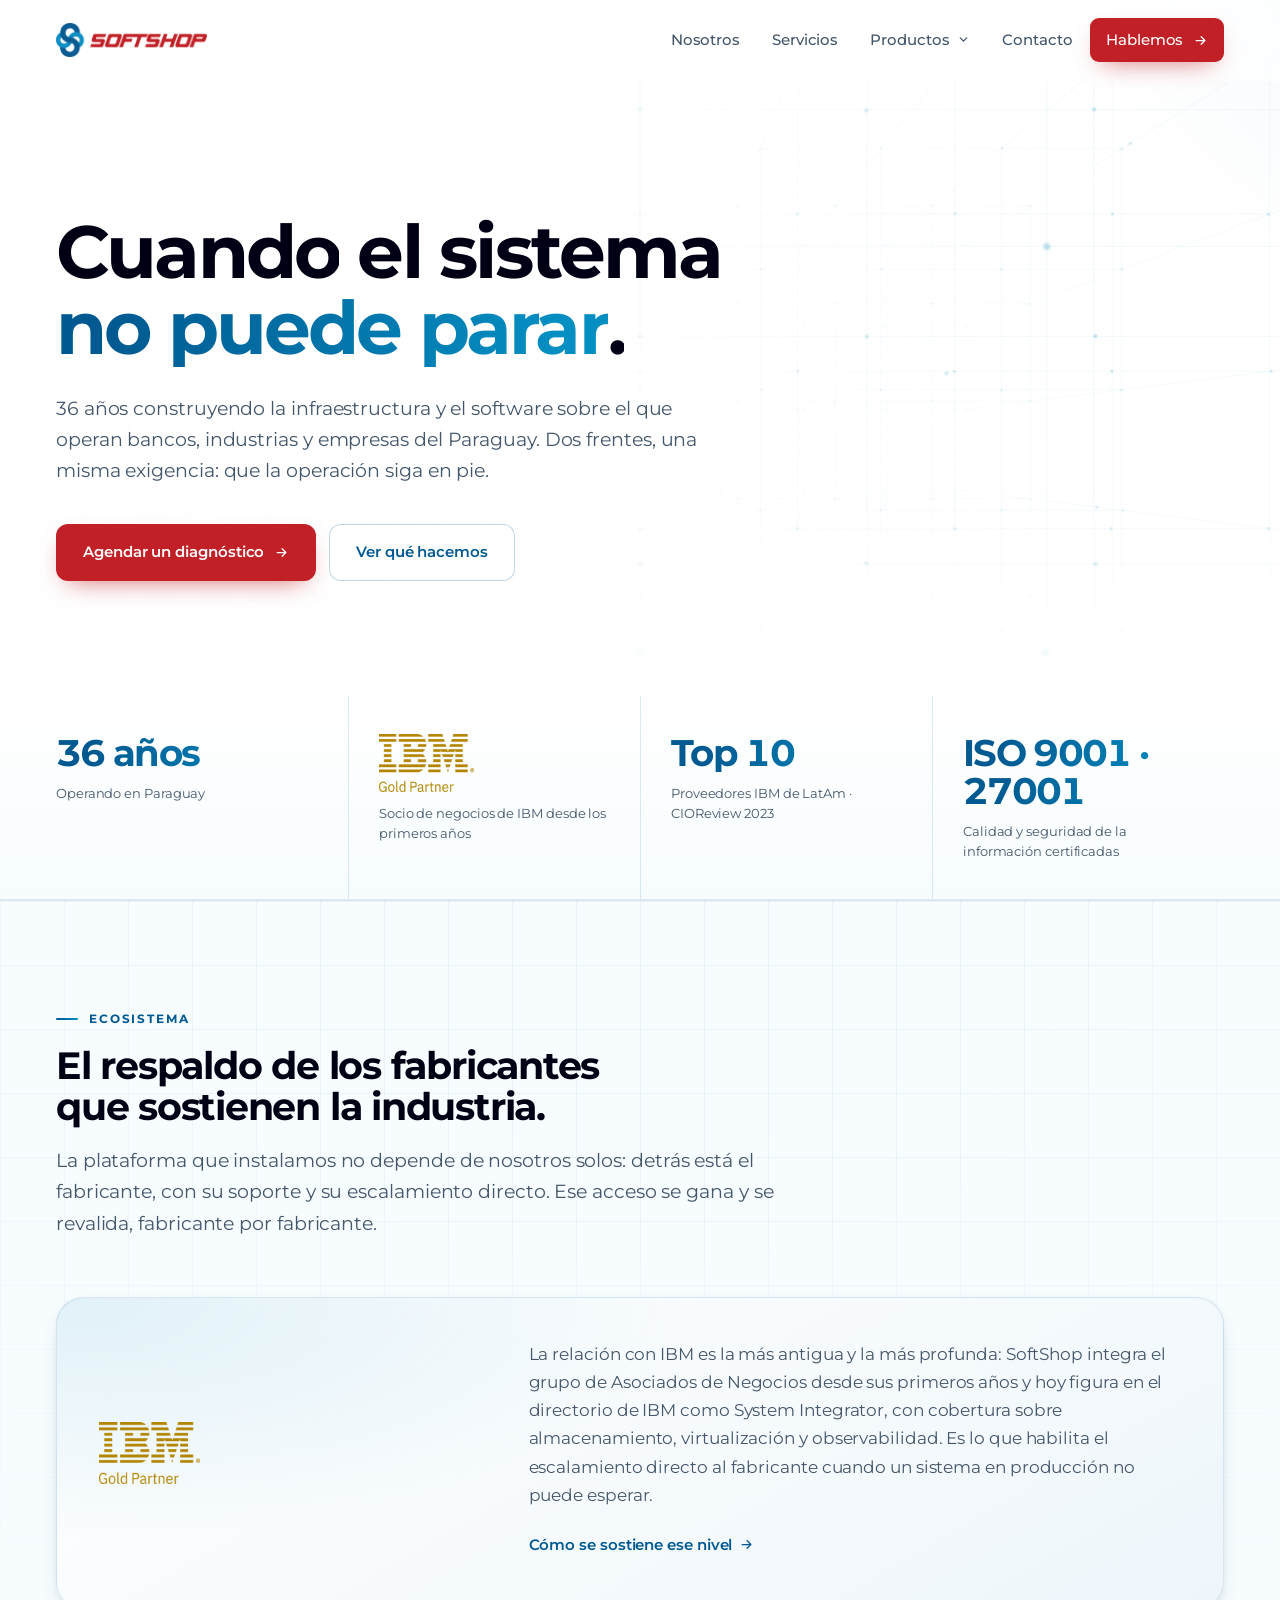
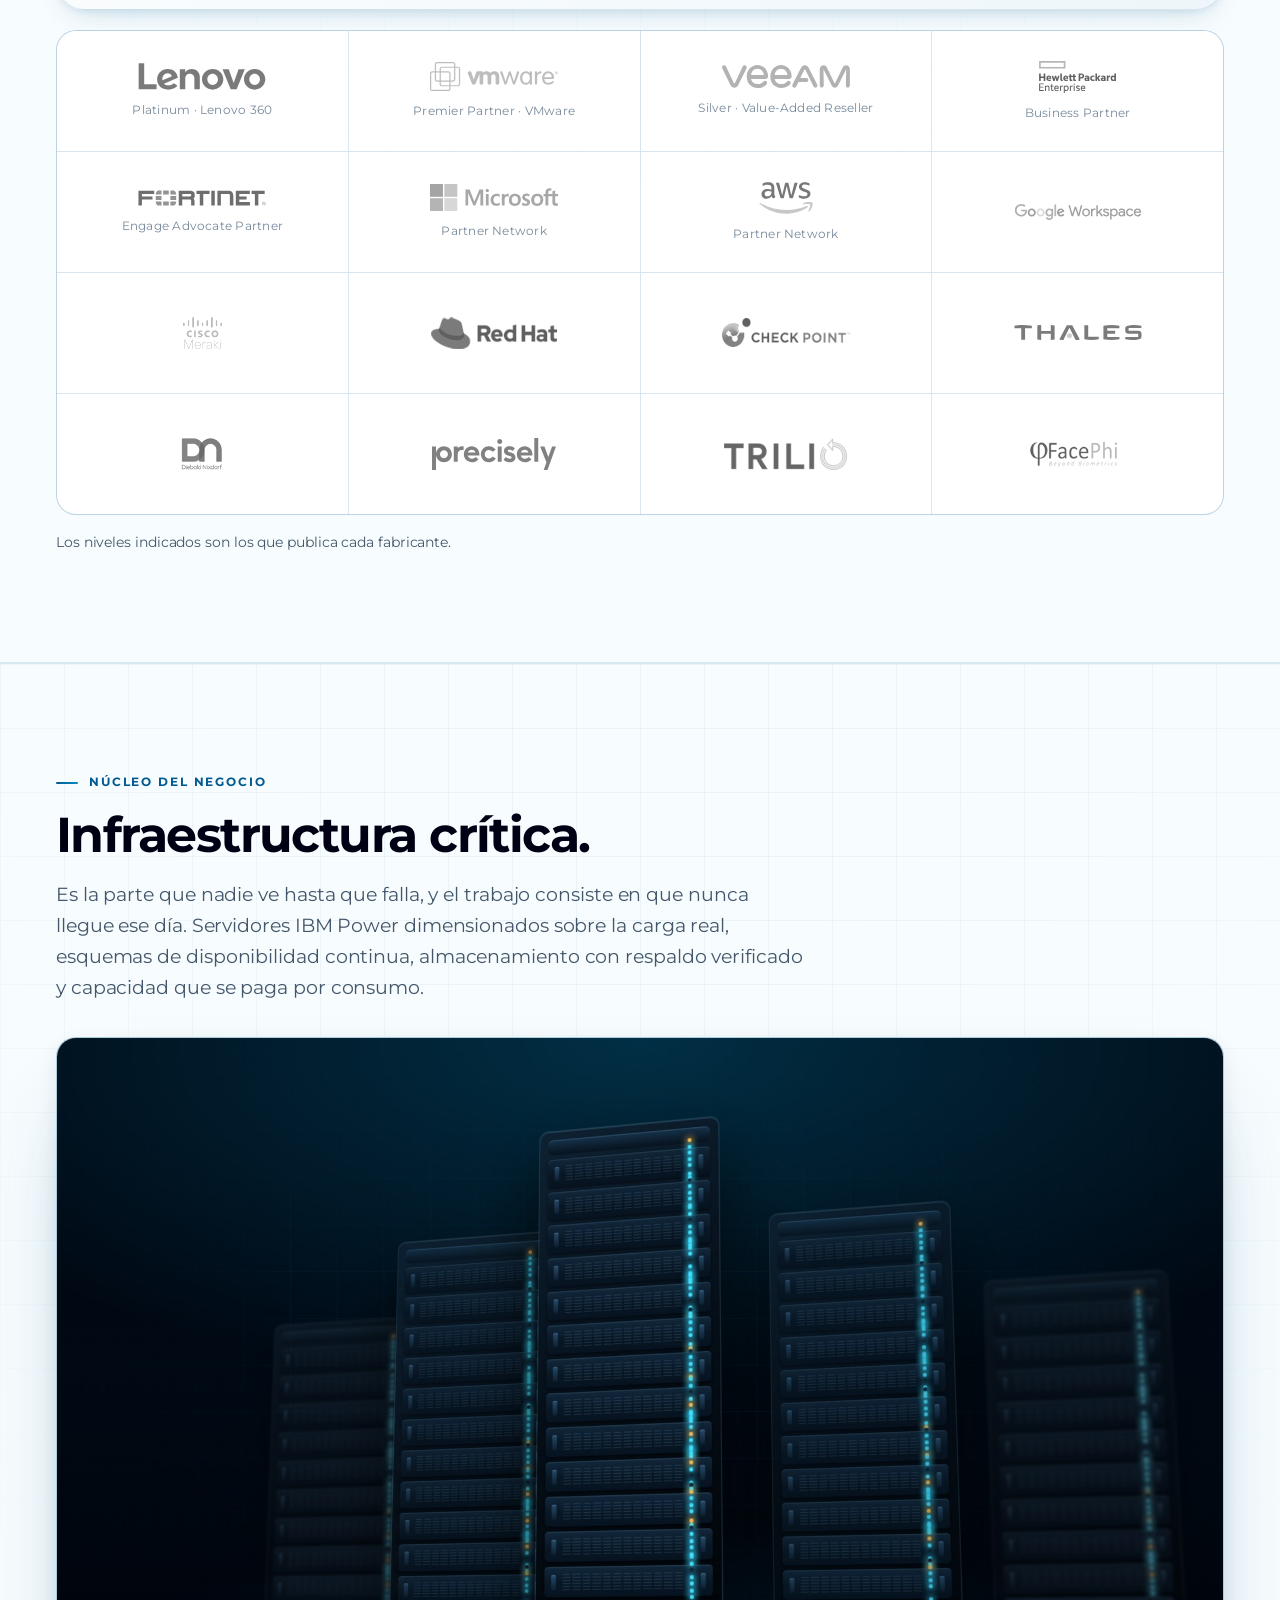
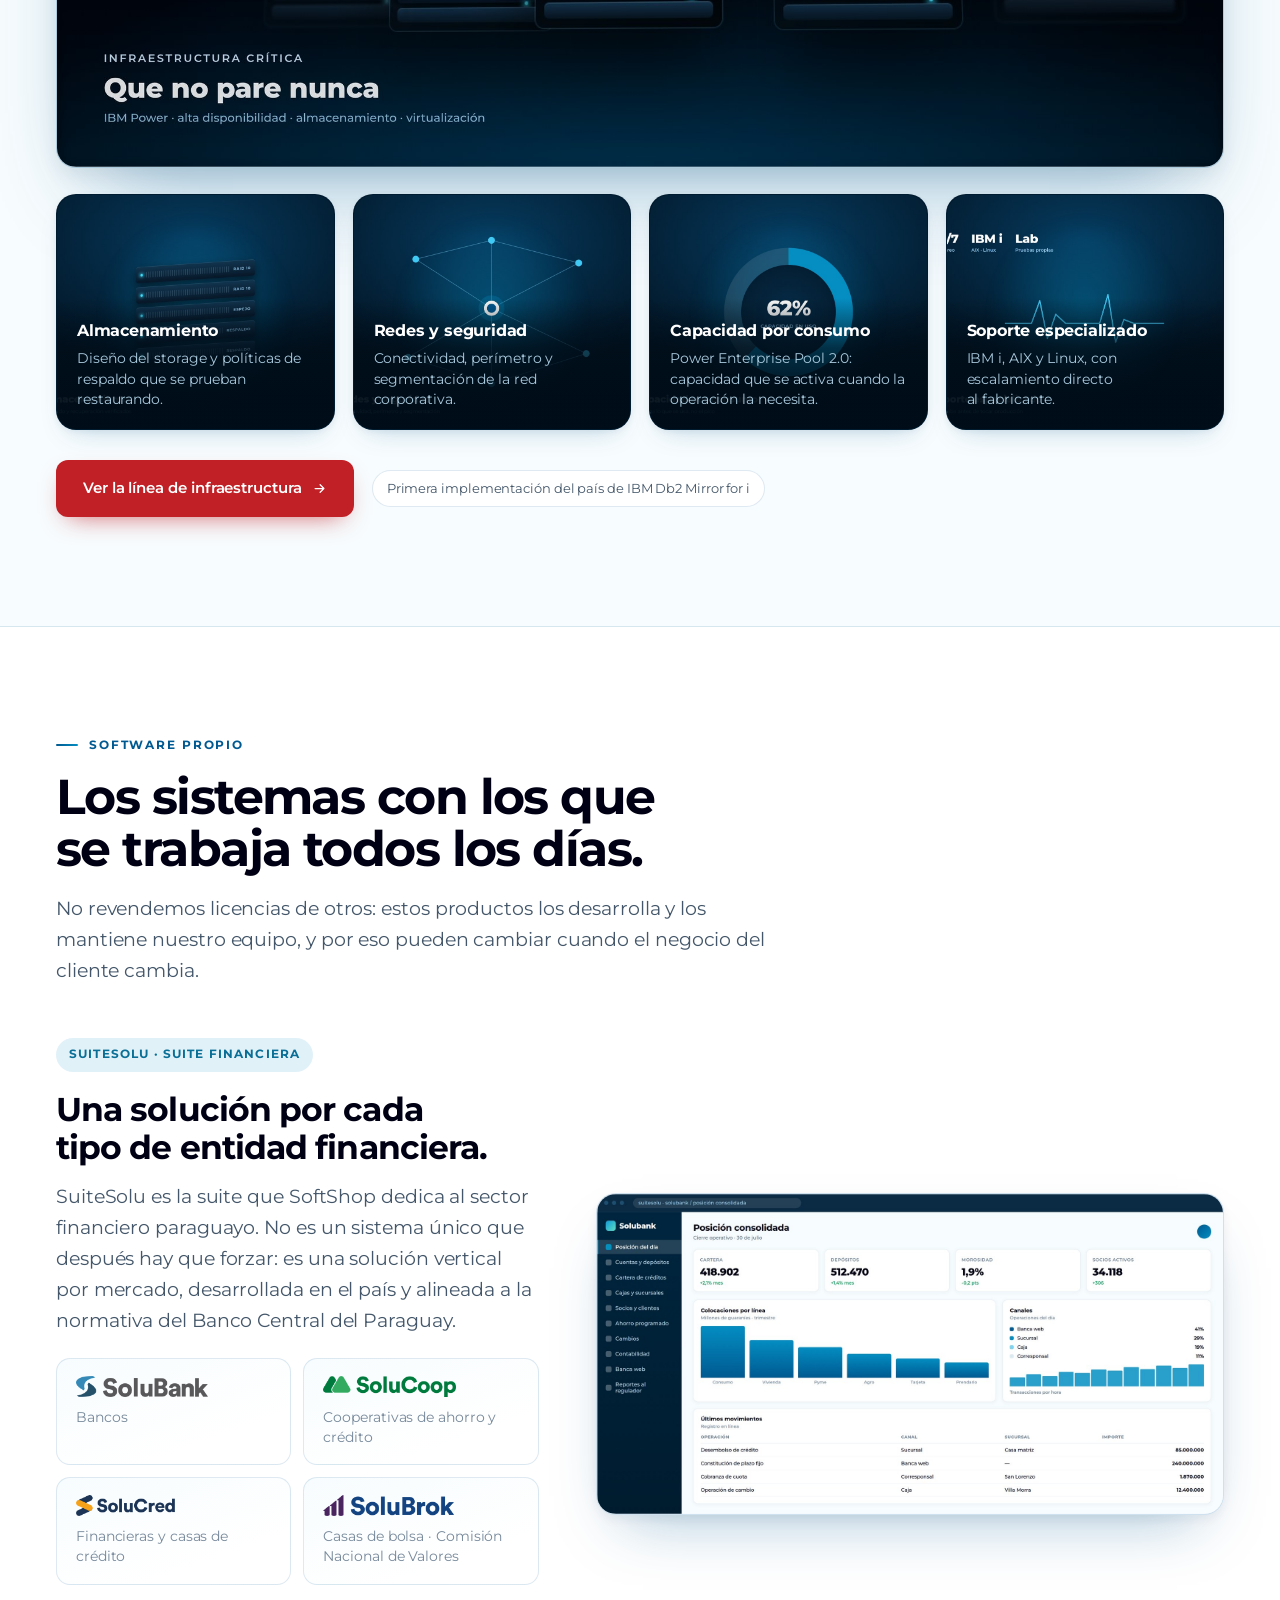
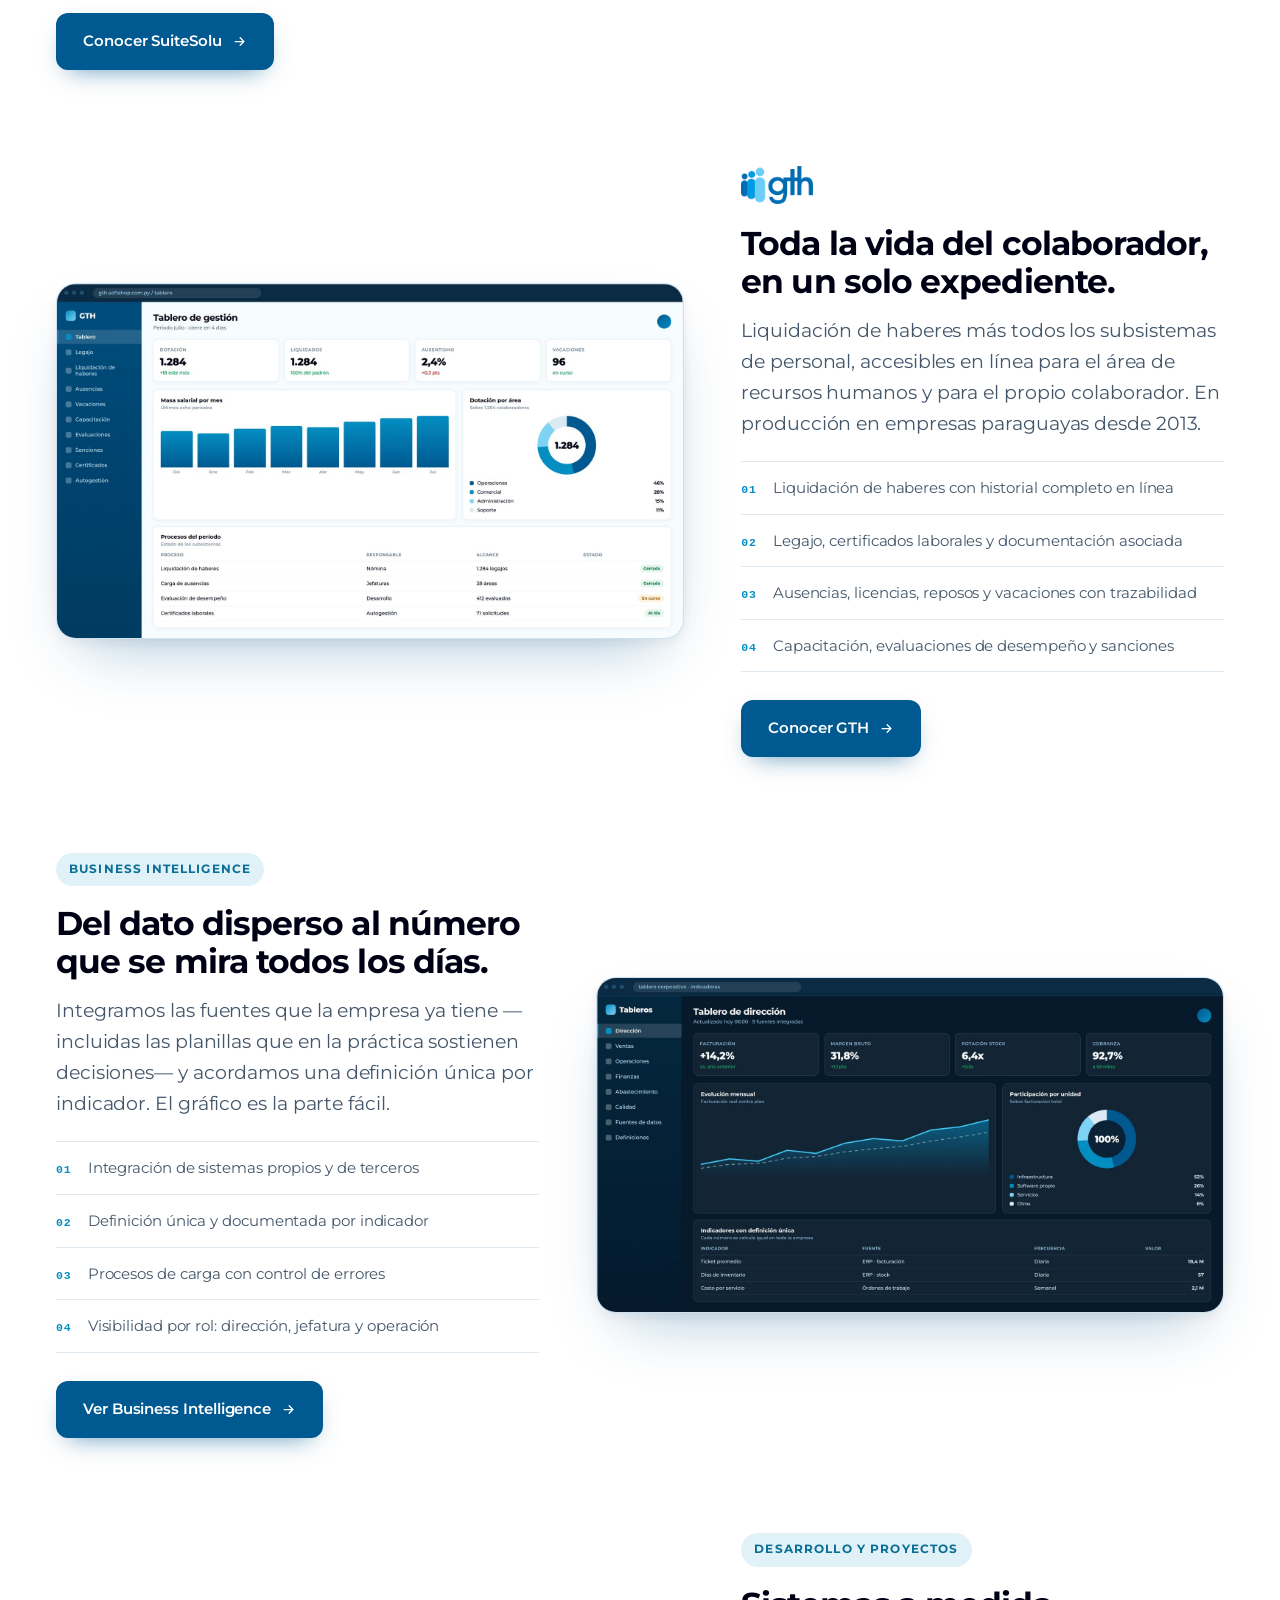
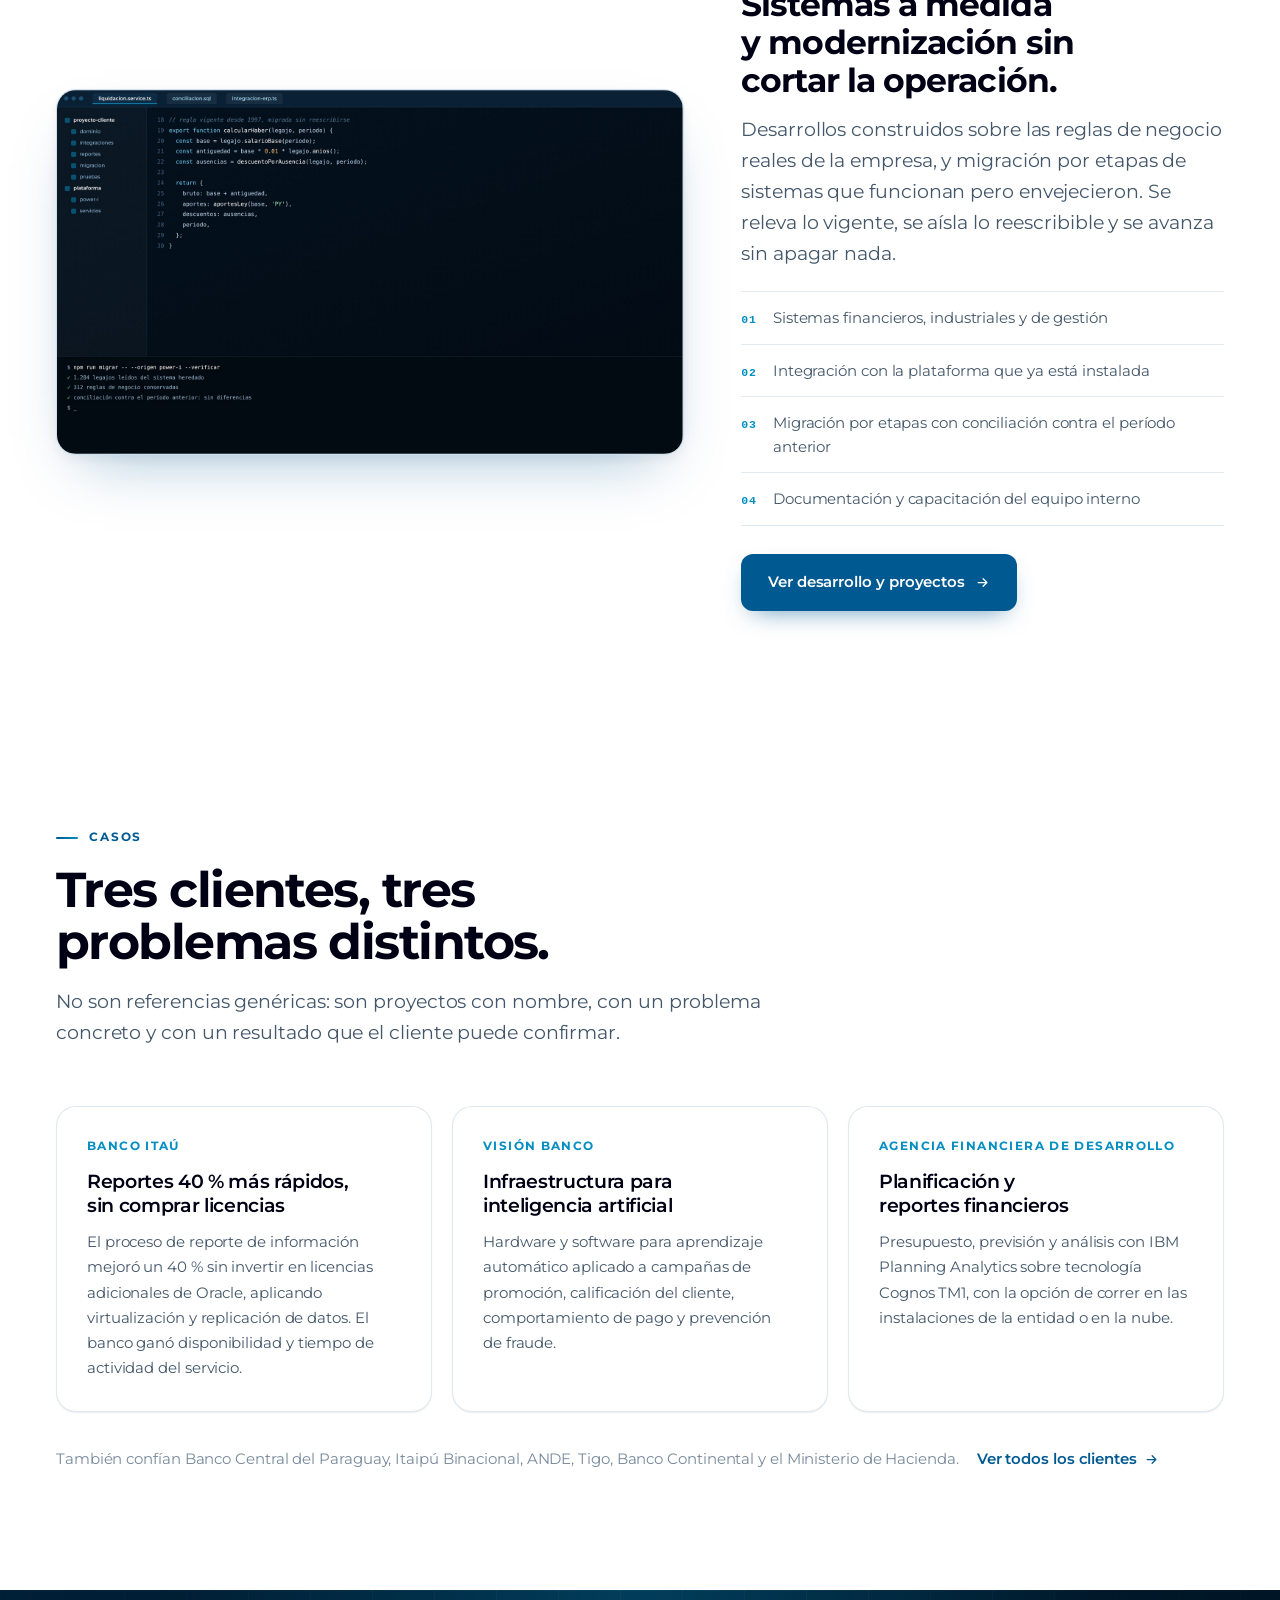
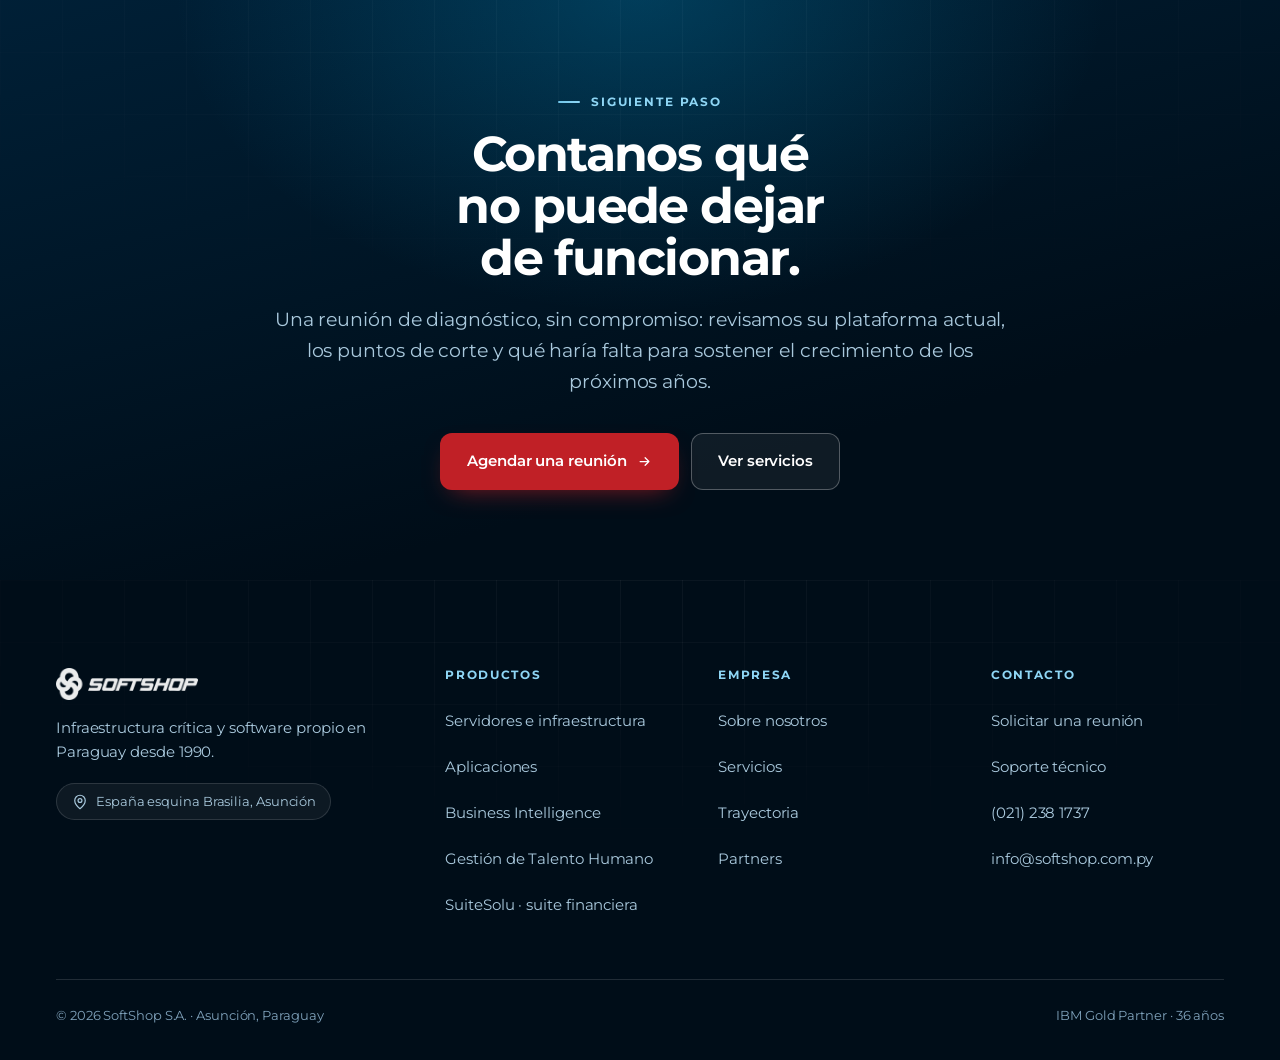
<file: index.html>
<!doctype html>
<html lang="es-PY">
<head>
<meta charset="utf-8">
<meta name="viewport" content="width=device-width, initial-scale=1">
<title>SoftShop · Infraestructura crítica y software propio en Paraguay</title>
<meta name="description" content="SoftShop S.A., IBM Gold Partner en Paraguay desde 1990. Servidores IBM Power, alta disponibilidad, cloud, desarrollo de software, Business Intelligence y la suite GTH de gestión de talento humano.">
<meta name="theme-color" content="#ffffff">
<meta name="robots" content="noindex, nofollow">
<link rel="icon" href="assets/img/icono.png">
<link rel="apple-touch-icon" href="assets/img/icono.png">
<meta property="og:title" content="SoftShop · Infraestructura crítica y software propio en Paraguay">
<meta property="og:description" content="SoftShop S.A., IBM Gold Partner en Paraguay desde 1990. Servidores IBM Power, alta disponibilidad, cloud, desarrollo de software, Business Intelligence y la suite GTH de gestión de talento humano.">
<meta property="og:type" content="website">
<link rel="preload" href="assets/fonts/montserrat-latin-700-normal.woff2" as="font" type="font/woff2" crossorigin>
<link rel="preload" href="assets/fonts/montserrat-latin-400-normal.woff2" as="font" type="font/woff2" crossorigin>
<link rel="stylesheet" href="assets/styles.css">
</head>
<body>
<a class="skip" href="#contenido">Ir al contenido</a>

<div class="progress"></div>

<header class="hdr">
  <div class="wrap">
    <a class="brand" href="index.html"><img src="assets/img/logo-softshop.png" alt="SoftShop" width="620" height="140"></a>
    <button class="nav-toggle" aria-label="Abrir menú" aria-expanded="false"><svg width="19" height="19" viewBox="0 0 24 24" fill="none" stroke="currentColor" stroke-width="1.8" stroke-linecap="round"><path d="M4 7h16M4 12h16M4 17h16"/></svg></button>
    <nav class="nav">
      <a href="nosotros.html">Nosotros</a>
        <a href="servicios.html">Servicios</a>
        <div class="nav-item">
        <button class="nav-btn" aria-expanded="false" aria-controls="menu-productos">Productos <svg width="13" height="13" viewBox="0 0 24 24" fill="none" stroke="currentColor" stroke-width="2.4" stroke-linecap="round" stroke-linejoin="round" aria-hidden="true"><path d="M6 9l6 6 6-6"/></svg></button>
        <div class="drop" id="menu-productos" hidden>
          <div class="drop-grid">
            <a href="productos-servidores.html">
              <span class="drop-ico"><svg width="22" height="22" viewBox="0 0 24 24" fill="none" stroke="currentColor" stroke-width="1.6" stroke-linecap="round" stroke-linejoin="round"><rect x="3" y="3" width="18" height="7" rx="2"/><rect x="3" y="14" width="18" height="7" rx="2"/><path d="M7 6.5h.01M7 17.5h.01"/></svg></span>
              <span class="drop-tx"><b>Servidores e infraestructura</b><span>IBM Power, alta disponibilidad y capacidad por consumo</span></span>
            </a>
            <a href="productos-aplicaciones.html">
              <span class="drop-ico"><svg width="22" height="22" viewBox="0 0 24 24" fill="none" stroke="currentColor" stroke-width="1.6" stroke-linecap="round" stroke-linejoin="round"><path d="M9 17l-5-5 5-5M15 7l5 5-5 5"/></svg></span>
              <span class="drop-tx"><b>Aplicaciones</b><span>Desarrollo a medida y modernización de sistemas</span></span>
            </a>
            <a href="productos-business-intelligence.html">
              <span class="drop-ico"><svg width="22" height="22" viewBox="0 0 24 24" fill="none" stroke="currentColor" stroke-width="1.6" stroke-linecap="round" stroke-linejoin="round"><path d="M4 20V10M10 20V4M16 20v-7M22 20H2"/></svg></span>
              <span class="drop-tx"><b>Business Intelligence</b><span>Integración de fuentes, indicadores y tableros</span></span>
            </a>
            <a href="productos-gestion-talento-humano.html">
              <span class="drop-ico"><svg width="22" height="22" viewBox="0 0 24 24" fill="none" stroke="currentColor" stroke-width="1.6" stroke-linecap="round" stroke-linejoin="round"><circle cx="9" cy="8" r="3.2"/><path d="M3 20a6 6 0 0112 0"/><path d="M16 5.2a3.2 3.2 0 010 5.6M17.5 20a6 6 0 00-2-4.5"/></svg></span>
              <span class="drop-tx"><b>Gestión de Talento Humano</b><span>Liquidación de haberes y gestión de personas</span></span>
            </a>
            <a href="productos-suitesolu.html">
              <span class="drop-ico"><svg width="22" height="22" viewBox="0 0 24 24" fill="none" stroke="currentColor" stroke-width="1.6" stroke-linecap="round" stroke-linejoin="round"><rect x="4" y="10" width="16" height="11" rx="2"/><path d="M8 10V7a4 4 0 018 0v3"/></svg></span>
              <span class="drop-tx"><b>SuiteSolu · suite financiera</b><span>Bancos, cooperativas, financieras y casas de bolsa</span></span>
            </a>
          </div>
          <a class="drop-foot" href="productos.html">Ver las cinco líneas <svg width="15" height="15" viewBox="0 0 24 24" fill="none" stroke="currentColor" stroke-width="2" stroke-linecap="round" stroke-linejoin="round"><path d="M5 12h13M13 6l6 6-6 6"/></svg></a>
        </div>
      </div>
        <a href="contacto.html">Contacto</a>
      <a class="btn btn-a" href="contacto.html">Hablemos <svg width="15" height="15" viewBox="0 0 24 24" fill="none" stroke="currentColor" stroke-width="2" stroke-linecap="round" stroke-linejoin="round"><path d="M5 12h13M13 6l6 6-6 6"/></svg></a>
    </nav>
  </div>
</header>

<main id="contenido">

<div class="portada">
  <!-- La travesía por la malla vive solo acá: se va con el scroll y el
       resto de la página queda limpio. -->
  <canvas class="bg-scene" data-scene="fondo" aria-hidden="true"></canvas>
  <div class="bg-fallback" aria-hidden="true"></div>

<section class="hero">
  <div class="wrap">
    <h1 class="rv split" style="--d:80ms">Cuando el sistema <span class="grad-a">no puede parar</span>.</h1>
    <p class="lead rv" style="--d:160ms">
      36 años construyendo la infraestructura y el software sobre el que operan bancos,
      industrias y empresas del Paraguay. Dos frentes, una misma exigencia: que la operación
      siga en pie.
    </p>
    <div class="hero-cta rv" style="--d:240ms">
      <a class="btn btn-a" href="contacto.html">Agendar un diagnóstico <svg width="15" height="15" viewBox="0 0 24 24" fill="none" stroke="currentColor" stroke-width="2" stroke-linecap="round" stroke-linejoin="round"><path d="M5 12h13M13 6l6 6-6 6"/></svg></a>
      <a class="btn btn-ghost" href="#infraestructura">Ver qué hacemos</a>
    </div>
  </div>
</section>

<section class="stat-strip">
  <div class="wrap">
    <div class="stat rv"><div class="n" data-count="36" data-suffix=" años">0</div><div class="l">Operando en Paraguay</div></div>
    <div class="stat rv" style="--d:80ms"><div class="marca"><img src="assets/img/pt-ibm-gold.png" alt="IBM Gold Partner" width="150" height="92" loading="lazy" decoding="async"></div><div class="l">Socio de negocios de IBM desde los primeros años</div></div>
    <div class="stat rv" style="--d:160ms"><div class="n" data-count="10" data-prefix="Top ">0</div><div class="l">Proveedores IBM de LatAm · CIOReview 2023</div></div>
    <div class="stat rv" style="--d:240ms"><div class="n">ISO 9001 · 27001</div><div class="l">Calidad y seguridad de la información certificadas</div></div>
  </div>
</section>
</div>

<section class="band" id="partners">
  <div class="wrap">
    <div class="sec-head rv">
      <span class="kicker">Ecosistema</span>
      <h2 style="max-width:26ch;font-size:clamp(1.7rem,3vw,2.5rem)">El respaldo de los fabricantes que sostienen la industria.</h2>
      <p class="lead" style="margin-top:18px">
        La plataforma que instalamos no depende de nosotros solos: detrás está el fabricante, con
        su soporte y su escalamiento directo. Ese acceso se gana y se revalida, fabricante por
        fabricante.
      </p>
    </div>

    <div class="pt-lead rv">
      <div class="pt-lead-mark">
        <img src="assets/img/pt-ibm-gold.png" alt="IBM Gold Partner" width="150" height="92" decoding="async">
      </div>
      <div class="pt-lead-tx">
        <p>
          La relación con IBM es la más antigua y la más profunda: SoftShop integra el grupo de
          Asociados de Negocios desde sus primeros años y hoy figura en el directorio de IBM como
          System Integrator, con cobertura sobre almacenamiento, virtualización y observabilidad.
          Es lo que habilita el escalamiento directo al fabricante cuando un sistema en producción
          no puede esperar.
        </p>
        <a class="link-arrow" href="nosotros.html">Cómo se sostiene ese nivel <svg width="15" height="15" viewBox="0 0 24 24" fill="none" stroke="currentColor" stroke-width="2" stroke-linecap="round" stroke-linejoin="round"><path d="M5 12h13M13 6l6 6-6 6"/></svg></a>
      </div>
    </div>

    <div class="pt-marks rv">
      <div class="pt-mark"><img src="assets/img/pt-lenovo.svg" alt="Lenovo" width="500" height="105" loading="lazy" decoding="async"><span class="pt-nivel">Platinum · Lenovo 360</span></div>
      <div class="pt-mark"><img src="assets/img/pt-vmware.svg" alt="Broadcom" width="131" height="30" loading="lazy" decoding="async"><span class="pt-nivel">Premier Partner · VMware</span></div>
      <div class="pt-mark"><img src="assets/img/pt-veeam.svg" alt="Veeam" width="419" height="75" loading="lazy" decoding="async"><span class="pt-nivel">Silver · Value-Added Reseller</span></div>
      <div class="pt-mark"><img src="assets/img/pt-hpe.svg" alt="Hewlett Packard Enterprise" width="531" height="222" loading="lazy" decoding="async"><span class="pt-nivel">Business Partner</span></div>
      <div class="pt-mark"><img src="assets/img/pt-fortinet.svg" alt="Fortinet" width="156" height="19" loading="lazy" decoding="async"><span class="pt-nivel">Engage Advocate Partner</span></div>
      <div class="pt-mark"><img src="assets/img/pt-microsoft.svg" alt="Microsoft" width="338" height="72" loading="lazy" decoding="async"><span class="pt-nivel">Partner Network</span></div>
      <div class="pt-mark"><img src="assets/img/pt-aws.svg" alt="Amazon Web Services" width="304" height="182" loading="lazy" decoding="async"><span class="pt-nivel">Partner Network</span></div>
      <div class="pt-mark"><img src="assets/img/pt-google.svg" alt="Google Workspace" width="3995" height="512" loading="lazy" decoding="async"></div>
      <div class="pt-mark"><img src="assets/img/pt-cisco.png" alt="Cisco Meraki" width="150" height="124" loading="lazy" decoding="async"></div>
      <div class="pt-mark"><img src="assets/img/pt-redhat.png" alt="Red Hat" width="150" height="38" loading="lazy" decoding="async"></div>
      <div class="pt-mark"><img src="assets/img/pt-checkpoint.png" alt="Check Point" width="150" height="34" loading="lazy" decoding="async"></div>
      <div class="pt-mark"><img src="assets/img/pt-thales.svg" alt="Thales" width="484" height="57" loading="lazy" decoding="async"></div>
      <div class="pt-mark"><img src="assets/img/pt-diebold.png" alt="Diebold Nixdorf" width="150" height="114" loading="lazy" decoding="async"></div>
      <div class="pt-mark"><img src="assets/img/pt-precisely.svg" alt="Precisely" width="1726" height="443" loading="lazy" decoding="async"></div>
      <div class="pt-mark"><img src="assets/img/pt-trilio.png" alt="Trilio" width="150" height="39" loading="lazy" decoding="async"></div>
      <div class="pt-mark"><img src="assets/img/pt-facephi.png" alt="FacePhi" width="150" height="49" loading="lazy" decoding="async"></div>
    </div>

    <p class="pt-note rv">Los niveles indicados son los que publica cada fabricante.</p>
  </div>
</section>

<section class="band" id="infraestructura">
  <div class="wrap">
    <div class="sec-head rv" style="margin-bottom:34px">
      <span class="kicker">Núcleo del negocio</span>
      <h2>Infraestructura crítica.</h2>
      <p class="lead" style="margin-top:18px">
        Es la parte que nadie ve hasta que falla, y el trabajo consiste en que nunca llegue ese
        día. Servidores IBM Power dimensionados sobre la carga real, esquemas de disponibilidad
        continua, almacenamiento con respaldo verificado y capacidad que se paga por consumo.
      </p>
    </div>

    <div class="shot dark sweep rv" style="margin-bottom:26px">
      <img src="assets/img/mk-infra.jpg" alt="Sala de servidores: racks con actividad en línea" width="2000" height="1250" loading="lazy" decoding="async">
    </div>

    <div class="tiles rv">
      <div class="tile">
        <img src="assets/img/mk-storage.jpg" alt="Almacenamiento y respaldo" width="1100" height="758" loading="lazy" decoding="async">
        <div class="tile-tx"><h3>Almacenamiento</h3><p>Diseño del storage y políticas de respaldo que se prueban restaurando.</p></div>
      </div>
      <div class="tile">
        <img src="assets/img/mk-network.jpg" alt="Redes y seguridad" width="1100" height="758" loading="lazy" decoding="async">
        <div class="tile-tx"><h3>Redes y seguridad</h3><p>Conectividad, perímetro y segmentación de la red corporativa.</p></div>
      </div>
      <div class="tile">
        <img src="assets/img/mk-cloud.jpg" alt="Capacidad por consumo" width="1100" height="758" loading="lazy" decoding="async">
        <div class="tile-tx"><h3>Capacidad por consumo</h3><p>Power Enterprise Pool 2.0: capacidad que se activa cuando la operación la necesita.</p></div>
      </div>
      <div class="tile">
        <img src="assets/img/mk-soporte.jpg" alt="Soporte especializado" width="1100" height="758" loading="lazy" decoding="async">
        <div class="tile-tx"><h3>Soporte especializado</h3><p>IBM i, AIX y Linux, con escalamiento directo al fabricante.</p></div>
      </div>
    </div>

    <div class="rv" style="margin-top:30px;display:flex;gap:18px;flex-wrap:wrap;align-items:center">
      <a class="btn btn-a" href="productos-servidores.html">Ver la línea de infraestructura <svg width="15" height="15" viewBox="0 0 24 24" fill="none" stroke="currentColor" stroke-width="2" stroke-linecap="round" stroke-linejoin="round"><path d="M5 12h13M13 6l6 6-6 6"/></svg></a>
      <span class="pill">Primera implementación del país de IBM Db2 Mirror for i</span>
    </div>
  </div>
</section>

<section id="software">
  <div class="wrap">
    <div class="sec-head rv" style="margin-bottom:8px">
      <span class="kicker">Software propio</span>
      <h2>Los sistemas con los que se trabaja todos los días.</h2>
      <p class="lead" style="margin-top:18px">
        No revendemos licencias de otros: estos productos los desarrolla y los mantiene nuestro
        equipo, y por eso pueden cambiar cuando el negocio del cliente cambia.
      </p>
    </div>

    <div class="stack">
      
<div class="feature rv">
  <div class="feature-tx">
    <span class="tag-inline b">SuiteSolu · suite financiera</span>
    <h3>Una solución por cada tipo de entidad financiera.</h3>
    <p class="lead">SuiteSolu es la suite que SoftShop dedica al sector financiero paraguayo. No es un sistema único que después hay que forzar: es una solución vertical por mercado, desarrollada en el país y alineada a la normativa del Banco Central del Paraguay.</p>
    <div class="solu-grid"><div class="solu"><img src="assets/img/logo-solubank.png" alt="Solubank" width="883" height="140" loading="lazy" decoding="async"><span>Bancos</span></div><div class="solu"><img src="assets/img/logo-solucoop.png" alt="Solucoop" width="887" height="140" loading="lazy" decoding="async"><span>Cooperativas de ahorro y crédito</span></div><div class="solu"><img src="assets/img/logo-solucred.png" alt="SoluCred" width="660" height="140" loading="lazy" decoding="async"><span>Financieras y casas de crédito</span></div><div class="solu"><img src="assets/img/logo-solubrok.png" alt="Solubrok" width="868" height="140" loading="lazy" decoding="async"><span>Casas de bolsa · Comisión Nacional de Valores</span></div></div>
    <div class="row-links"><a class="btn btn-b" href="productos-suitesolu.html">Conocer SuiteSolu <svg width="15" height="15" viewBox="0 0 24 24" fill="none" stroke="currentColor" stroke-width="2" stroke-linecap="round" stroke-linejoin="round"><path d="M5 12h13M13 6l6 6-6 6"/></svg></a></div>
  </div>
  <div class="shot sweep rv"><img src="assets/img/mk-suitesolu.jpg" alt="Pantalla de posición consolidada de Solubank, dentro de SuiteSolu, con cartera, depósitos y movimientos del día" width="1700" height="868" loading="lazy" decoding="async"></div>
</div>

      
<div class="feature rev rv">
  <div class="feature-tx">
    <div class="feature-logo"><img src="assets/img/logo-gth.png" alt="GTH · Gestión de Talento Humano" width="376" height="200" loading="lazy" decoding="async"></div>
    <h3>Toda la vida del colaborador, en un solo expediente.</h3>
    <p class="lead">Liquidación de haberes más todos los subsistemas de personal, accesibles en línea para el área de recursos humanos y para el propio colaborador. En producción en empresas paraguayas desde 2013.</p>
    <ul class="feature-list"><li><span class="i">01</span><span>Liquidación de haberes con historial completo en línea</span></li><li><span class="i">02</span><span>Legajo, certificados laborales y documentación asociada</span></li><li><span class="i">03</span><span>Ausencias, licencias, reposos y vacaciones con trazabilidad</span></li><li><span class="i">04</span><span>Capacitación, evaluaciones de desempeño y sanciones</span></li></ul>
    <div class="row-links"><a class="btn btn-b" href="productos-gestion-talento-humano.html">Conocer GTH <svg width="15" height="15" viewBox="0 0 24 24" fill="none" stroke="currentColor" stroke-width="2" stroke-linecap="round" stroke-linejoin="round"><path d="M5 12h13M13 6l6 6-6 6"/></svg></a></div>
  </div>
  <div class="shot sweep rv"><img src="assets/img/mk-gth.jpg" alt="Tablero de gestión de GTH con dotación, masa salarial y estado de los procesos del período" width="1700" height="962" loading="lazy" decoding="async"></div>
</div>

      
<div class="feature rv">
  <div class="feature-tx">
    <span class="tag-inline b">Business Intelligence</span>
    <h3>Del dato disperso al número que se mira todos los días.</h3>
    <p class="lead">Integramos las fuentes que la empresa ya tiene —incluidas las planillas que en la práctica sostienen decisiones— y acordamos una definición única por indicador. El gráfico es la parte fácil.</p>
    <ul class="feature-list"><li><span class="i">01</span><span>Integración de sistemas propios y de terceros</span></li><li><span class="i">02</span><span>Definición única y documentada por indicador</span></li><li><span class="i">03</span><span>Procesos de carga con control de errores</span></li><li><span class="i">04</span><span>Visibilidad por rol: dirección, jefatura y operación</span></li></ul>
    <div class="row-links"><a class="btn btn-b" href="productos-business-intelligence.html">Ver Business Intelligence <svg width="15" height="15" viewBox="0 0 24 24" fill="none" stroke="currentColor" stroke-width="2" stroke-linecap="round" stroke-linejoin="round"><path d="M5 12h13M13 6l6 6-6 6"/></svg></a></div>
  </div>
  <div class="shot sweep rv"><img src="assets/img/mk-bi.jpg" alt="Tablero de dirección con evolución mensual, participación por unidad e indicadores" width="1700" height="908" loading="lazy" decoding="async"></div>
</div>

      
<div class="feature rev rv">
  <div class="feature-tx">
    <span class="tag-inline b">Desarrollo y proyectos</span>
    <h3>Sistemas a medida y modernización sin cortar la operación.</h3>
    <p class="lead">Desarrollos construidos sobre las reglas de negocio reales de la empresa, y migración por etapas de sistemas que funcionan pero envejecieron. Se releva lo vigente, se aísla lo reescribible y se avanza sin apagar nada.</p>
    <ul class="feature-list"><li><span class="i">01</span><span>Sistemas financieros, industriales y de gestión</span></li><li><span class="i">02</span><span>Integración con la plataforma que ya está instalada</span></li><li><span class="i">03</span><span>Migración por etapas con conciliación contra el período anterior</span></li><li><span class="i">04</span><span>Documentación y capacitación del equipo interno</span></li></ul>
    <div class="row-links"><a class="btn btn-b" href="productos-aplicaciones.html">Ver desarrollo y proyectos <svg width="15" height="15" viewBox="0 0 24 24" fill="none" stroke="currentColor" stroke-width="2" stroke-linecap="round" stroke-linejoin="round"><path d="M5 12h13M13 6l6 6-6 6"/></svg></a></div>
  </div>
  <div class="shot sweep rv"><img src="assets/img/mk-desarrollo.jpg" alt="Editor de código y terminal durante una migración de sistema heredado" width="1700" height="988" loading="lazy" decoding="async"></div>
</div>
    </div>
  </div>
</section>

<section id="casos">
  <div class="wrap">
    <div class="sec-head rv">
      <span class="kicker">Casos</span>
      <h2>Tres clientes, tres problemas distintos.</h2>
      <p class="lead" style="margin-top:18px">
        No son referencias genéricas: son proyectos con nombre, con un problema concreto y con un
        resultado que el cliente puede confirmar.
      </p>
    </div>
    <div class="grid g-3">
      <article class="card caso rv" style="--d:0ms">
        <span class="caso-cliente">Banco Itaú</span>
        <h3>Reportes 40 % más rápidos, sin comprar licencias</h3>
        <p>El proceso de reporte de información mejoró un 40 % sin invertir en licencias adicionales de Oracle, aplicando virtualización y replicación de datos. El banco ganó disponibilidad y tiempo de actividad del servicio.</p>
      </article>
      <article class="card caso rv" style="--d:120ms">
        <span class="caso-cliente">Visión Banco</span>
        <h3>Infraestructura para inteligencia artificial</h3>
        <p>Hardware y software para aprendizaje automático aplicado a campañas de promoción, calificación del cliente, comportamiento de pago y prevención de fraude.</p>
      </article>
      <article class="card caso rv" style="--d:240ms">
        <span class="caso-cliente">Agencia Financiera de Desarrollo</span>
        <h3>Planificación y reportes financieros</h3>
        <p>Presupuesto, previsión y análisis con IBM Planning Analytics sobre tecnología Cognos TM1, con la opción de correr en las instalaciones de la entidad o en la nube.</p>
      </article>
    </div>
    <p class="casos-pie rv">
      También confían Banco Central del Paraguay, Itaipú Binacional, ANDE, Tigo, Banco Continental
      y el Ministerio de Hacienda.
      <a class="link-arrow" href="nosotros.html#clientes">Ver todos los clientes <svg width="15" height="15" viewBox="0 0 24 24" fill="none" stroke="currentColor" stroke-width="2" stroke-linecap="round" stroke-linejoin="round"><path d="M5 12h13M13 6l6 6-6 6"/></svg></a>
    </p>
  </div>
</section>


<section class="cta-band on-dark">
  <div class="wrap">
    <span class="kicker rv">Siguiente paso</span>
    <h2 class="rv" style="--d:70ms">Contanos qué no puede dejar de funcionar.</h2>
    <p class="lead rv" style="--d:140ms">Una reunión de diagnóstico, sin compromiso: revisamos su plataforma actual, los puntos de corte y qué haría falta para sostener el crecimiento de los próximos años.</p>
    <div class="row rv" style="--d:210ms">
      <a class="btn btn-a" href="contacto.html">Agendar una reunión <svg width="15" height="15" viewBox="0 0 24 24" fill="none" stroke="currentColor" stroke-width="2" stroke-linecap="round" stroke-linejoin="round"><path d="M5 12h13M13 6l6 6-6 6"/></svg></a>
      <a class="btn btn-ghost" href="servicios.html">Ver servicios</a>
    </div>
  </div>
</section>

</main>

<footer class="ftr on-dark">
  <div class="wrap">
    <div class="ftr-grid">
      <div>
        <a class="brand" href="index.html"><img src="assets/img/logo-softshop.png" alt="SoftShop" width="620" height="140"></a>
        <p style="margin-top:16px;max-width:32ch;font-size:.93rem">
          Infraestructura crítica y software propio en Paraguay desde 1990.
        </p>
        <p class="pill-row" style="margin-top:18px">
          <span class="pill"><svg width="18" height="18" viewBox="0 0 24 24" fill="none" stroke="currentColor" stroke-width="1.6" stroke-linecap="round" stroke-linejoin="round"><path d="M12 21s7-5.6 7-11a7 7 0 10-14 0c0 5.4 7 11 7 11z"/><circle cx="12" cy="10" r="2.6"/></svg> España esquina Brasilia, Asunción</span>
        </p>
      </div>
      <div>
        <h3>Productos</h3>
        <ul>
          <li><a href="productos-servidores.html">Servidores e infraestructura</a></li>
          <li><a href="productos-aplicaciones.html">Aplicaciones</a></li>
          <li><a href="productos-business-intelligence.html">Business Intelligence</a></li>
          <li><a href="productos-gestion-talento-humano.html">Gestión de Talento Humano</a></li>
          <li><a href="productos-suitesolu.html">SuiteSolu · suite financiera</a></li>
        </ul>
      </div>
      <div>
        <h3>Empresa</h3>
        <ul>
          <li><a href="nosotros.html">Sobre nosotros</a></li>
          <li><a href="servicios.html">Servicios</a></li>
          <li><a href="nosotros.html">Trayectoria</a></li>
          <li><a href="index.html#partners">Partners</a></li>
        </ul>
      </div>
      <div>
        <h3>Contacto</h3>
        <ul>
          <li><a href="contacto.html">Solicitar una reunión</a></li>
          <li><a href="contacto.html#soporte">Soporte técnico</a></li>
          <li><a href="tel:+595212381737">(021) 238 1737</a></li>
          <li><a href="mailto:info@softshop.com.py">info@softshop.com.py</a></li>
        </ul>
      </div>
    </div>
    <div class="ftr-bottom">
      <span>© 2026 SoftShop S.A. · Asunción, Paraguay</span>
      <span>IBM Gold Partner · 36 años</span>
    </div>
  </div>
</footer>

<script src="assets/site.js" defer></script>
</body>
</html>
</file>
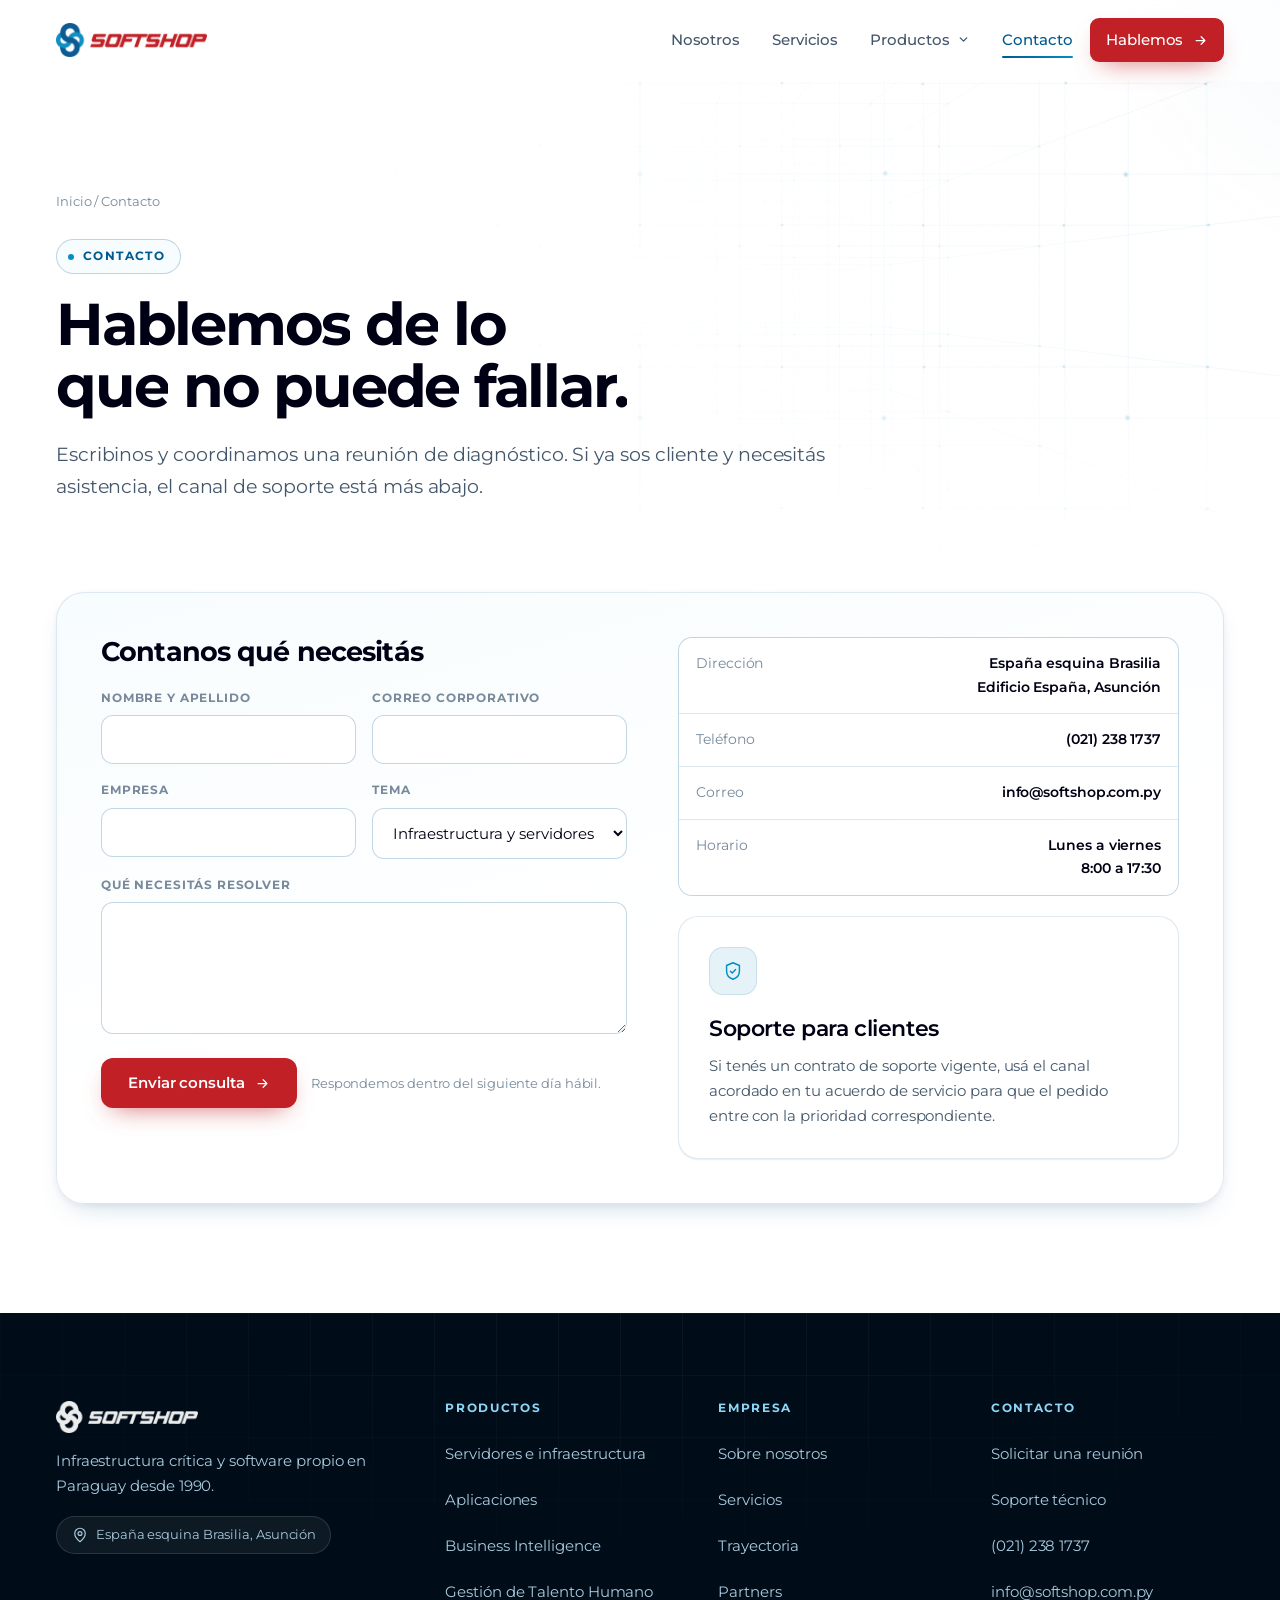
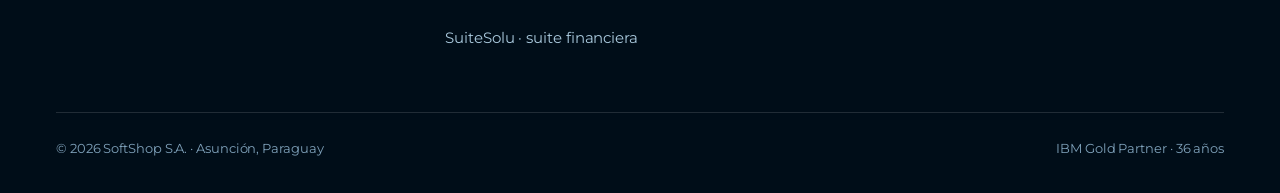
<file: contacto.html>
<!doctype html>
<html lang="es-PY">
<head>
<meta charset="utf-8">
<meta name="viewport" content="width=device-width, initial-scale=1">
<title>Contacto · SoftShop</title>
<meta name="description" content="Coordiná una reunión de diagnóstico con el equipo de SoftShop en Asunción.">
<meta name="theme-color" content="#ffffff">
<meta name="robots" content="noindex, nofollow">
<link rel="icon" href="assets/img/icono.png">
<link rel="apple-touch-icon" href="assets/img/icono.png">
<meta property="og:title" content="Contacto · SoftShop">
<meta property="og:description" content="Coordiná una reunión de diagnóstico con el equipo de SoftShop en Asunción.">
<meta property="og:type" content="website">
<link rel="preload" href="assets/fonts/montserrat-latin-700-normal.woff2" as="font" type="font/woff2" crossorigin>
<link rel="preload" href="assets/fonts/montserrat-latin-400-normal.woff2" as="font" type="font/woff2" crossorigin>
<link rel="stylesheet" href="assets/styles.css">
</head>
<body>
<a class="skip" href="#contenido">Ir al contenido</a>

<div class="progress"></div>

<header class="hdr">
  <div class="wrap">
    <a class="brand" href="index.html"><img src="assets/img/logo-softshop.png" alt="SoftShop" width="620" height="140"></a>
    <button class="nav-toggle" aria-label="Abrir menú" aria-expanded="false"><svg width="19" height="19" viewBox="0 0 24 24" fill="none" stroke="currentColor" stroke-width="1.8" stroke-linecap="round"><path d="M4 7h16M4 12h16M4 17h16"/></svg></button>
    <nav class="nav">
      <a href="nosotros.html">Nosotros</a>
        <a href="servicios.html">Servicios</a>
        <div class="nav-item">
        <button class="nav-btn" aria-expanded="false" aria-controls="menu-productos">Productos <svg width="13" height="13" viewBox="0 0 24 24" fill="none" stroke="currentColor" stroke-width="2.4" stroke-linecap="round" stroke-linejoin="round" aria-hidden="true"><path d="M6 9l6 6 6-6"/></svg></button>
        <div class="drop" id="menu-productos" hidden>
          <div class="drop-grid">
            <a href="productos-servidores.html">
              <span class="drop-ico"><svg width="22" height="22" viewBox="0 0 24 24" fill="none" stroke="currentColor" stroke-width="1.6" stroke-linecap="round" stroke-linejoin="round"><rect x="3" y="3" width="18" height="7" rx="2"/><rect x="3" y="14" width="18" height="7" rx="2"/><path d="M7 6.5h.01M7 17.5h.01"/></svg></span>
              <span class="drop-tx"><b>Servidores e infraestructura</b><span>IBM Power, alta disponibilidad y capacidad por consumo</span></span>
            </a>
            <a href="productos-aplicaciones.html">
              <span class="drop-ico"><svg width="22" height="22" viewBox="0 0 24 24" fill="none" stroke="currentColor" stroke-width="1.6" stroke-linecap="round" stroke-linejoin="round"><path d="M9 17l-5-5 5-5M15 7l5 5-5 5"/></svg></span>
              <span class="drop-tx"><b>Aplicaciones</b><span>Desarrollo a medida y modernización de sistemas</span></span>
            </a>
            <a href="productos-business-intelligence.html">
              <span class="drop-ico"><svg width="22" height="22" viewBox="0 0 24 24" fill="none" stroke="currentColor" stroke-width="1.6" stroke-linecap="round" stroke-linejoin="round"><path d="M4 20V10M10 20V4M16 20v-7M22 20H2"/></svg></span>
              <span class="drop-tx"><b>Business Intelligence</b><span>Integración de fuentes, indicadores y tableros</span></span>
            </a>
            <a href="productos-gestion-talento-humano.html">
              <span class="drop-ico"><svg width="22" height="22" viewBox="0 0 24 24" fill="none" stroke="currentColor" stroke-width="1.6" stroke-linecap="round" stroke-linejoin="round"><circle cx="9" cy="8" r="3.2"/><path d="M3 20a6 6 0 0112 0"/><path d="M16 5.2a3.2 3.2 0 010 5.6M17.5 20a6 6 0 00-2-4.5"/></svg></span>
              <span class="drop-tx"><b>Gestión de Talento Humano</b><span>Liquidación de haberes y gestión de personas</span></span>
            </a>
            <a href="productos-suitesolu.html">
              <span class="drop-ico"><svg width="22" height="22" viewBox="0 0 24 24" fill="none" stroke="currentColor" stroke-width="1.6" stroke-linecap="round" stroke-linejoin="round"><rect x="4" y="10" width="16" height="11" rx="2"/><path d="M8 10V7a4 4 0 018 0v3"/></svg></span>
              <span class="drop-tx"><b>SuiteSolu · suite financiera</b><span>Bancos, cooperativas, financieras y casas de bolsa</span></span>
            </a>
          </div>
          <a class="drop-foot" href="productos.html">Ver las cinco líneas <svg width="15" height="15" viewBox="0 0 24 24" fill="none" stroke="currentColor" stroke-width="2" stroke-linecap="round" stroke-linejoin="round"><path d="M5 12h13M13 6l6 6-6 6"/></svg></a>
        </div>
      </div>
        <a href="contacto.html" aria-current="page">Contacto</a>
      <a class="btn btn-a" href="contacto.html">Hablemos <svg width="15" height="15" viewBox="0 0 24 24" fill="none" stroke="currentColor" stroke-width="2" stroke-linecap="round" stroke-linejoin="round"><path d="M5 12h13M13 6l6 6-6 6"/></svg></a>
    </nav>
  </div>
</header>

<main id="contenido">

<section class="page-head">
  <canvas class="bg-scene" data-scene="fondo" aria-hidden="true"></canvas>
  <div class="bg-fallback" aria-hidden="true"></div>
  <div class="wrap">
    <p class="crumbs"><a href="index.html">Inicio</a> / Contacto</p>
    <span class="eyebrow"><span class="dot"></span>Contacto</span>
    
    <h1 class="split">Hablemos de lo que no puede fallar.</h1>
    <p class="lead" style="margin-top:22px">Escribinos y coordinamos una reunión de diagnóstico. Si ya sos cliente y necesitás asistencia, el canal de soporte está más abajo.</p>
  </div>
</section>
<section style="padding-top:0">
  <div class="wrap">
    <div class="panel-inner rv">
      <form class="form" data-demo novalidate>
        <h2 style="font-size:clamp(1.35rem,2.2vw,1.7rem);margin-bottom:6px">Contanos qué necesitás</h2>
        <div class="grid g-2" style="gap:16px">
          <div class="field"><label for="n">Nombre y apellido</label><input id="n" name="nombre" autocomplete="name" required></div>
          <div class="field"><label for="e">Correo corporativo</label><input id="e" type="email" name="email" autocomplete="email" required></div>
        </div>
        <div class="grid g-2" style="gap:16px">
          <div class="field"><label for="emp">Empresa</label><input id="emp" name="empresa" autocomplete="organization"></div>
          <div class="field"><label for="t">Tema</label>
            <select id="t" name="tema">
              <option>Infraestructura y servidores</option>
              <option>Alta disponibilidad</option>
              <option>Cloud y alquiler de capacidad</option>
              <option>Aplicaciones y desarrollo</option>
              <option>Business Intelligence</option>
              <option>Gestión de Talento Humano (GTH)</option>
              <option>Otro</option>
            </select>
          </div>
        </div>
        <div class="field"><label for="m">Qué necesitás resolver</label><textarea id="m" name="mensaje"></textarea></div>
        <div style="display:flex;gap:14px;align-items:center;flex-wrap:wrap">
          <button class="btn btn-a" type="submit">Enviar consulta <svg width="15" height="15" viewBox="0 0 24 24" fill="none" stroke="currentColor" stroke-width="2" stroke-linecap="round" stroke-linejoin="round"><path d="M5 12h13M13 6l6 6-6 6"/></svg></button>
          <span class="form-note">Respondemos dentro del siguiente día hábil.</span>
        </div>
      </form>
      <div>
        <div class="spec">
          <div><span>Dirección</span><span>España esquina Brasilia<br>Edificio España, Asunción</span></div>
          <div><span>Teléfono</span><span><a href="tel:+595212381737">(021) 238 1737</a></span></div>
          <div><span>Correo</span><span><a href="mailto:info@softshop.com.py">info@softshop.com.py</a></span></div>
          <div><span>Horario</span><span>Lunes a viernes<br>8:00 a 17:30</span></div>
        </div>
        <div class="card b" id="soporte" style="margin-top:20px">
          <div class="ico"><svg width="22" height="22" viewBox="0 0 24 24" fill="none" stroke="currentColor" stroke-width="1.6" stroke-linecap="round" stroke-linejoin="round"><path d="M12 3l7 3v6c0 4.5-3 7.7-7 9-4-1.3-7-4.5-7-9V6z"/><path d="M9.2 12.2l2 2 3.6-3.8"/></svg></div>
          <h3>Soporte para clientes</h3>
          <p>Si tenés un contrato de soporte vigente, usá el canal acordado en tu acuerdo de servicio para que el pedido entre con la prioridad correspondiente.</p>
        </div>
      </div>
    </div>
  </div>
</section>

</main>

<footer class="ftr on-dark">
  <div class="wrap">
    <div class="ftr-grid">
      <div>
        <a class="brand" href="index.html"><img src="assets/img/logo-softshop.png" alt="SoftShop" width="620" height="140"></a>
        <p style="margin-top:16px;max-width:32ch;font-size:.93rem">
          Infraestructura crítica y software propio en Paraguay desde 1990.
        </p>
        <p class="pill-row" style="margin-top:18px">
          <span class="pill"><svg width="18" height="18" viewBox="0 0 24 24" fill="none" stroke="currentColor" stroke-width="1.6" stroke-linecap="round" stroke-linejoin="round"><path d="M12 21s7-5.6 7-11a7 7 0 10-14 0c0 5.4 7 11 7 11z"/><circle cx="12" cy="10" r="2.6"/></svg> España esquina Brasilia, Asunción</span>
        </p>
      </div>
      <div>
        <h3>Productos</h3>
        <ul>
          <li><a href="productos-servidores.html">Servidores e infraestructura</a></li>
          <li><a href="productos-aplicaciones.html">Aplicaciones</a></li>
          <li><a href="productos-business-intelligence.html">Business Intelligence</a></li>
          <li><a href="productos-gestion-talento-humano.html">Gestión de Talento Humano</a></li>
          <li><a href="productos-suitesolu.html">SuiteSolu · suite financiera</a></li>
        </ul>
      </div>
      <div>
        <h3>Empresa</h3>
        <ul>
          <li><a href="nosotros.html">Sobre nosotros</a></li>
          <li><a href="servicios.html">Servicios</a></li>
          <li><a href="nosotros.html">Trayectoria</a></li>
          <li><a href="index.html#partners">Partners</a></li>
        </ul>
      </div>
      <div>
        <h3>Contacto</h3>
        <ul>
          <li><a href="contacto.html">Solicitar una reunión</a></li>
          <li><a href="contacto.html#soporte">Soporte técnico</a></li>
          <li><a href="tel:+595212381737">(021) 238 1737</a></li>
          <li><a href="mailto:info@softshop.com.py">info@softshop.com.py</a></li>
        </ul>
      </div>
    </div>
    <div class="ftr-bottom">
      <span>© 2026 SoftShop S.A. · Asunción, Paraguay</span>
      <span>IBM Gold Partner · 36 años</span>
    </div>
  </div>
</footer>

<script src="assets/site.js" defer></script>
</body>
</html>
</file>
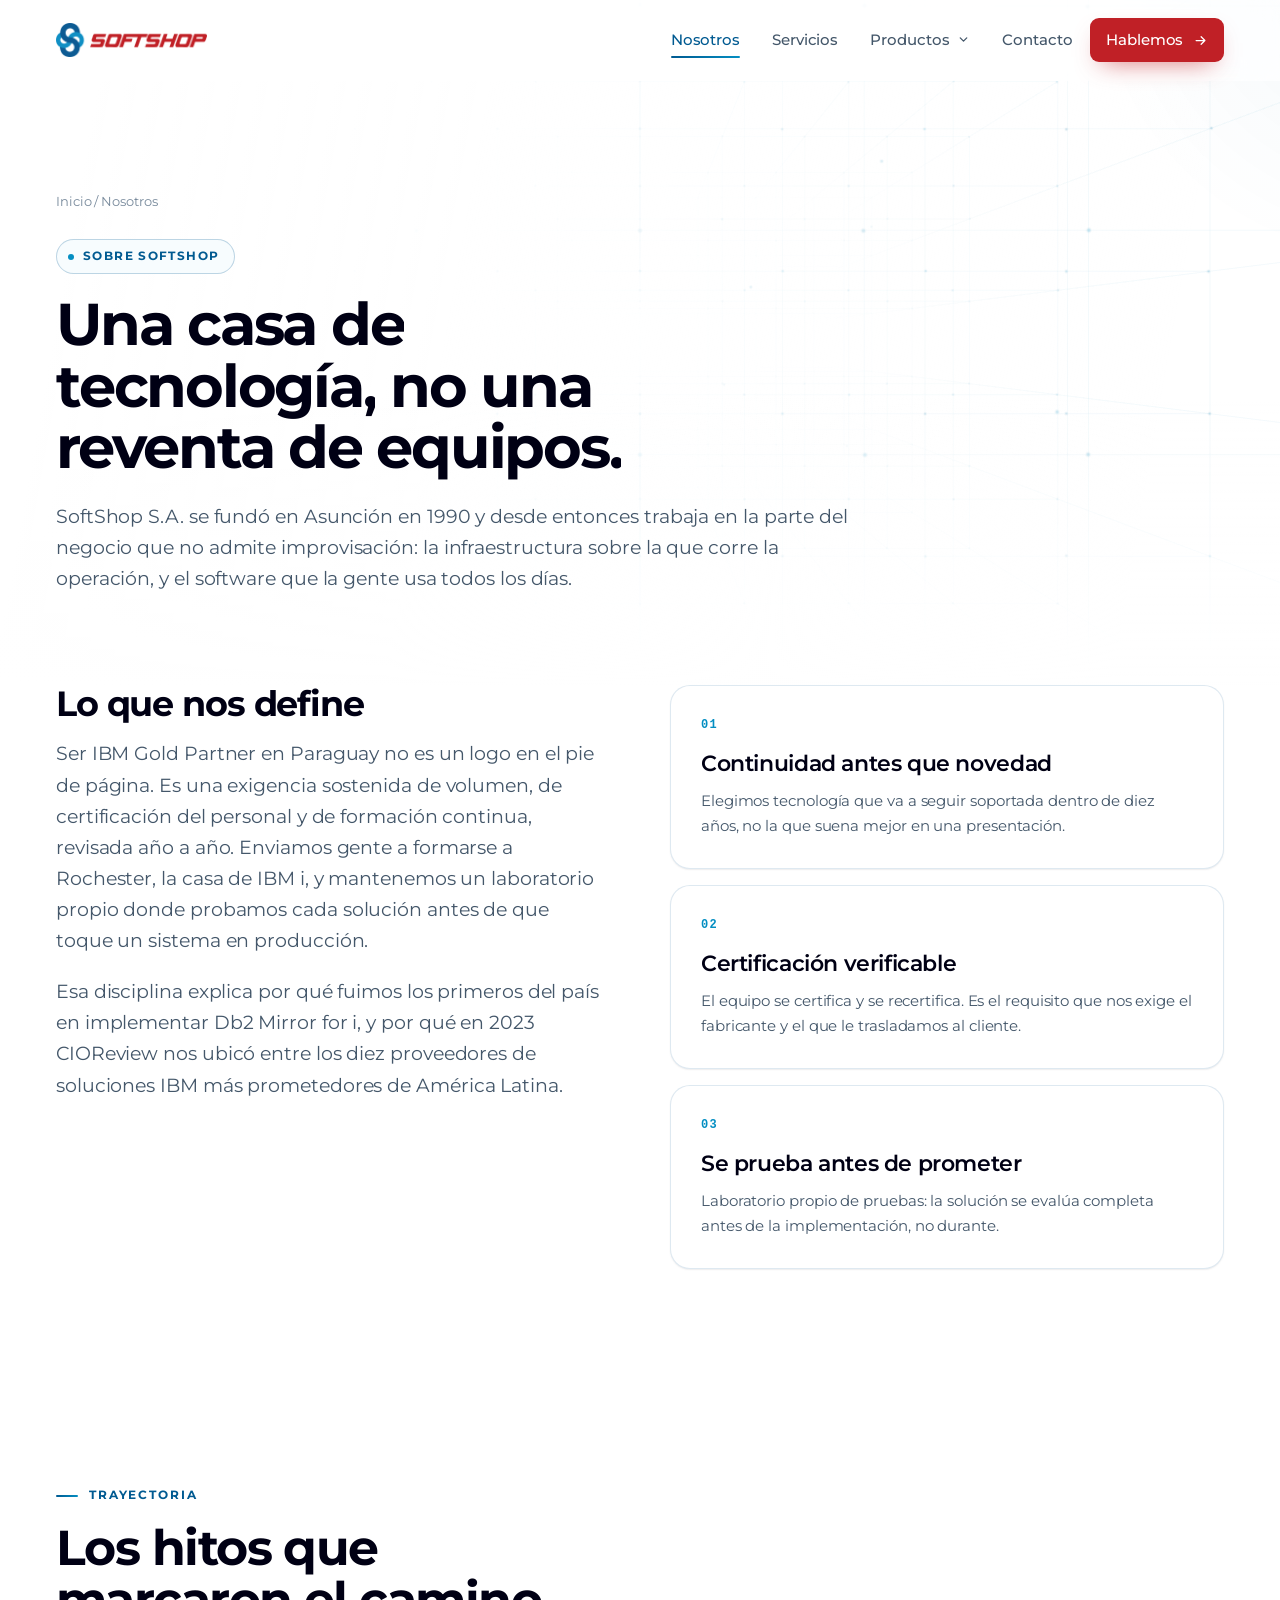
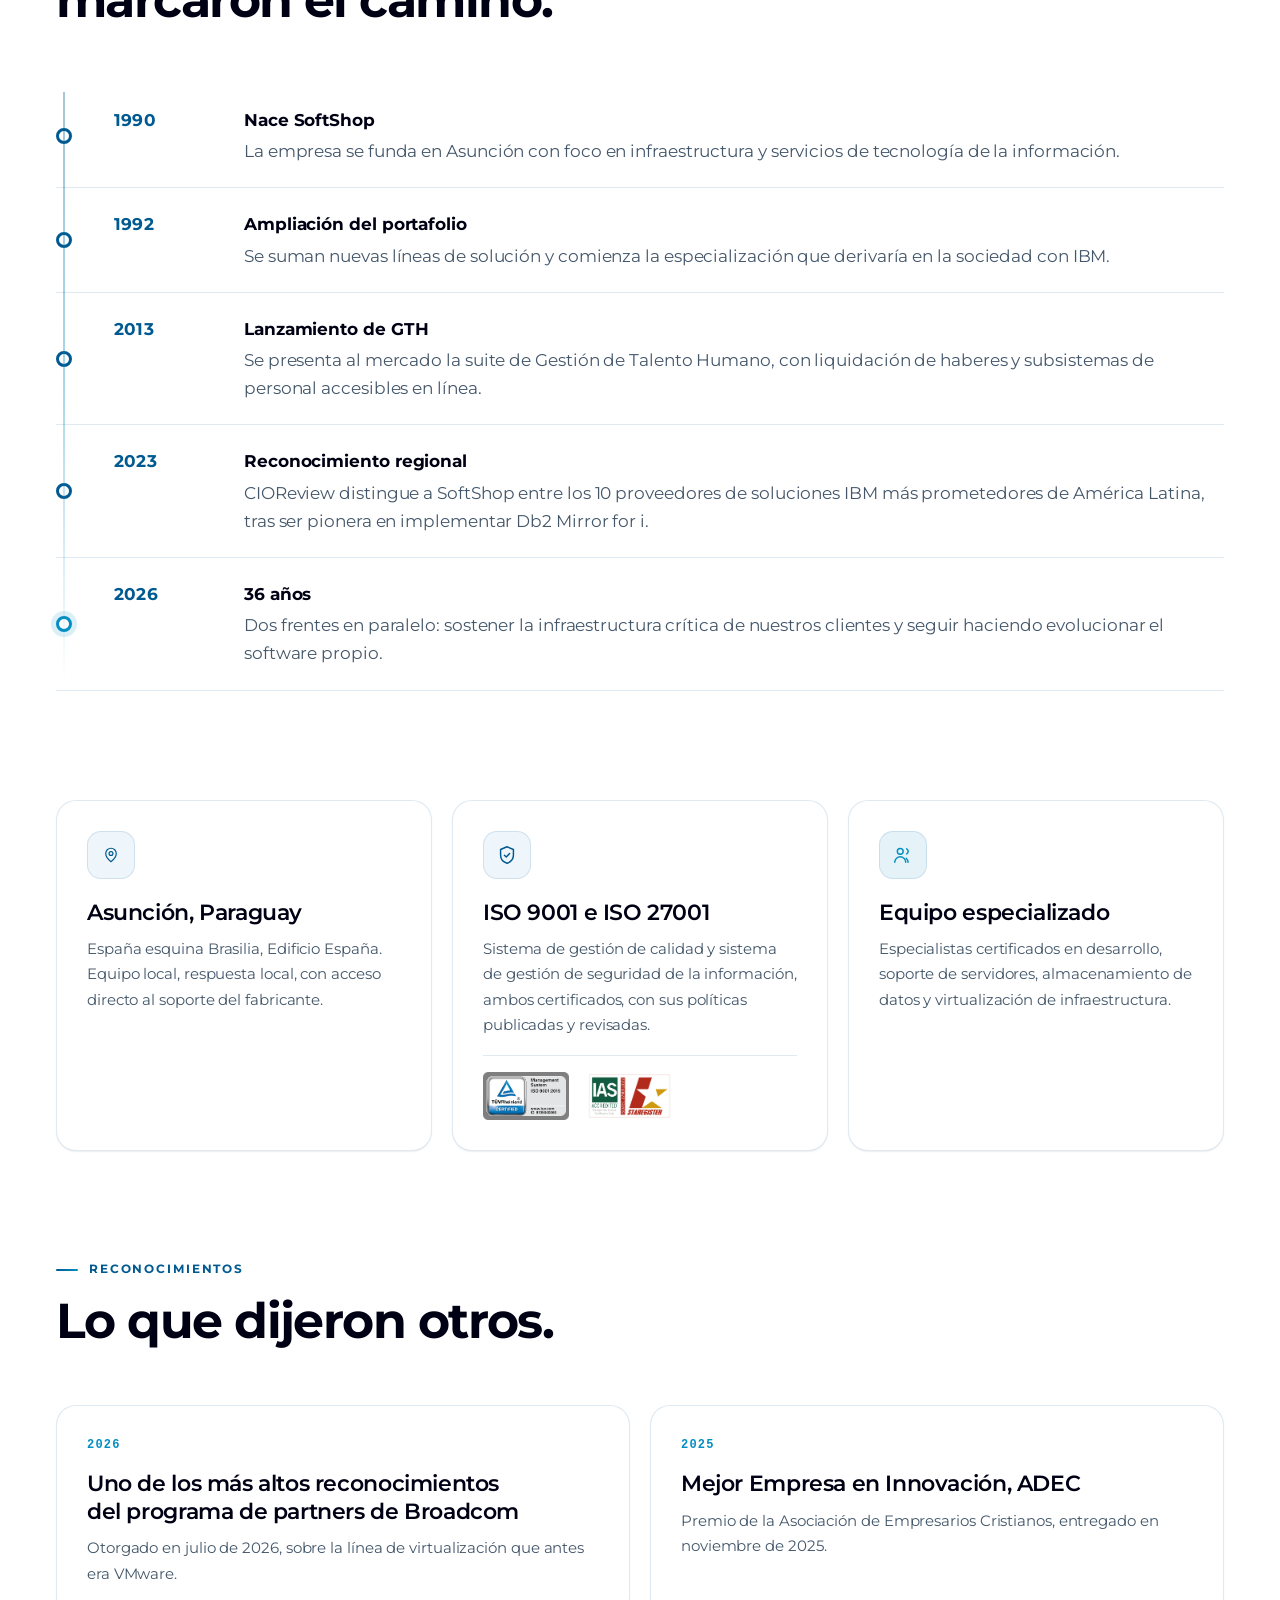
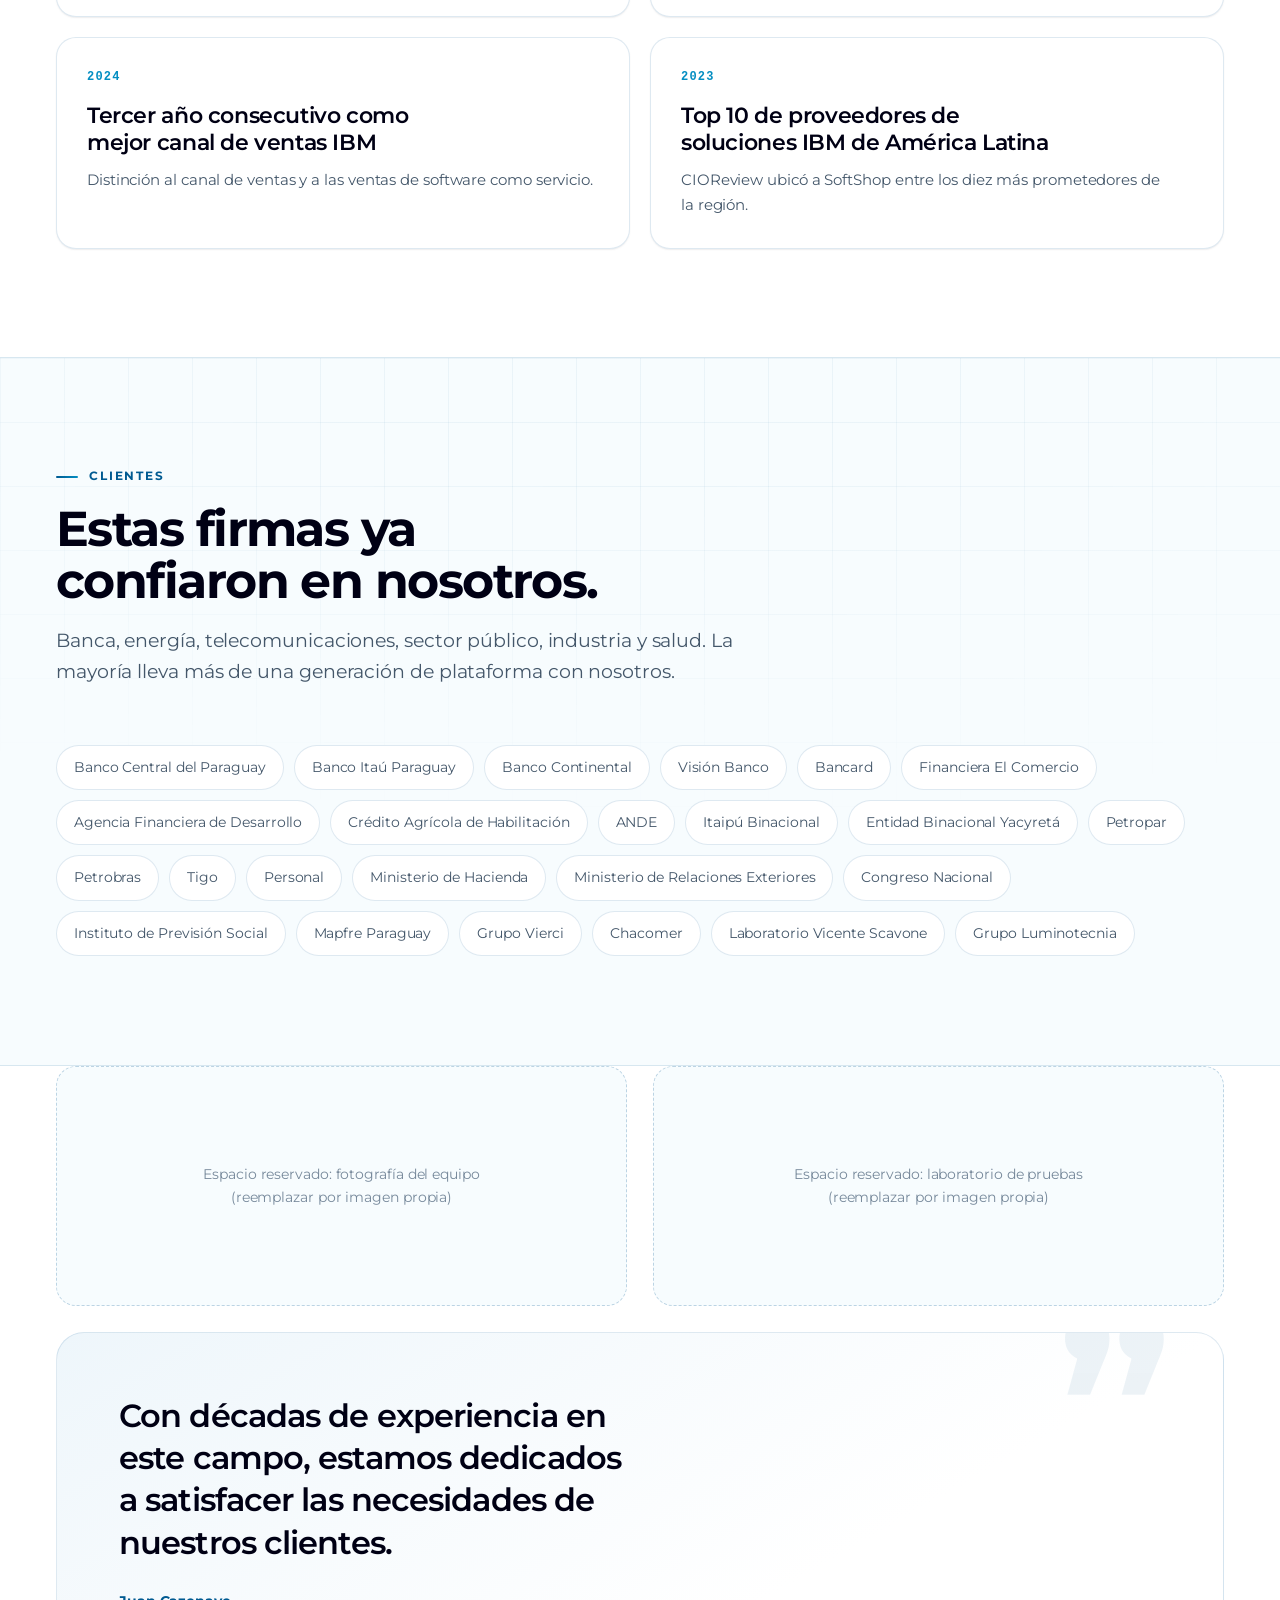
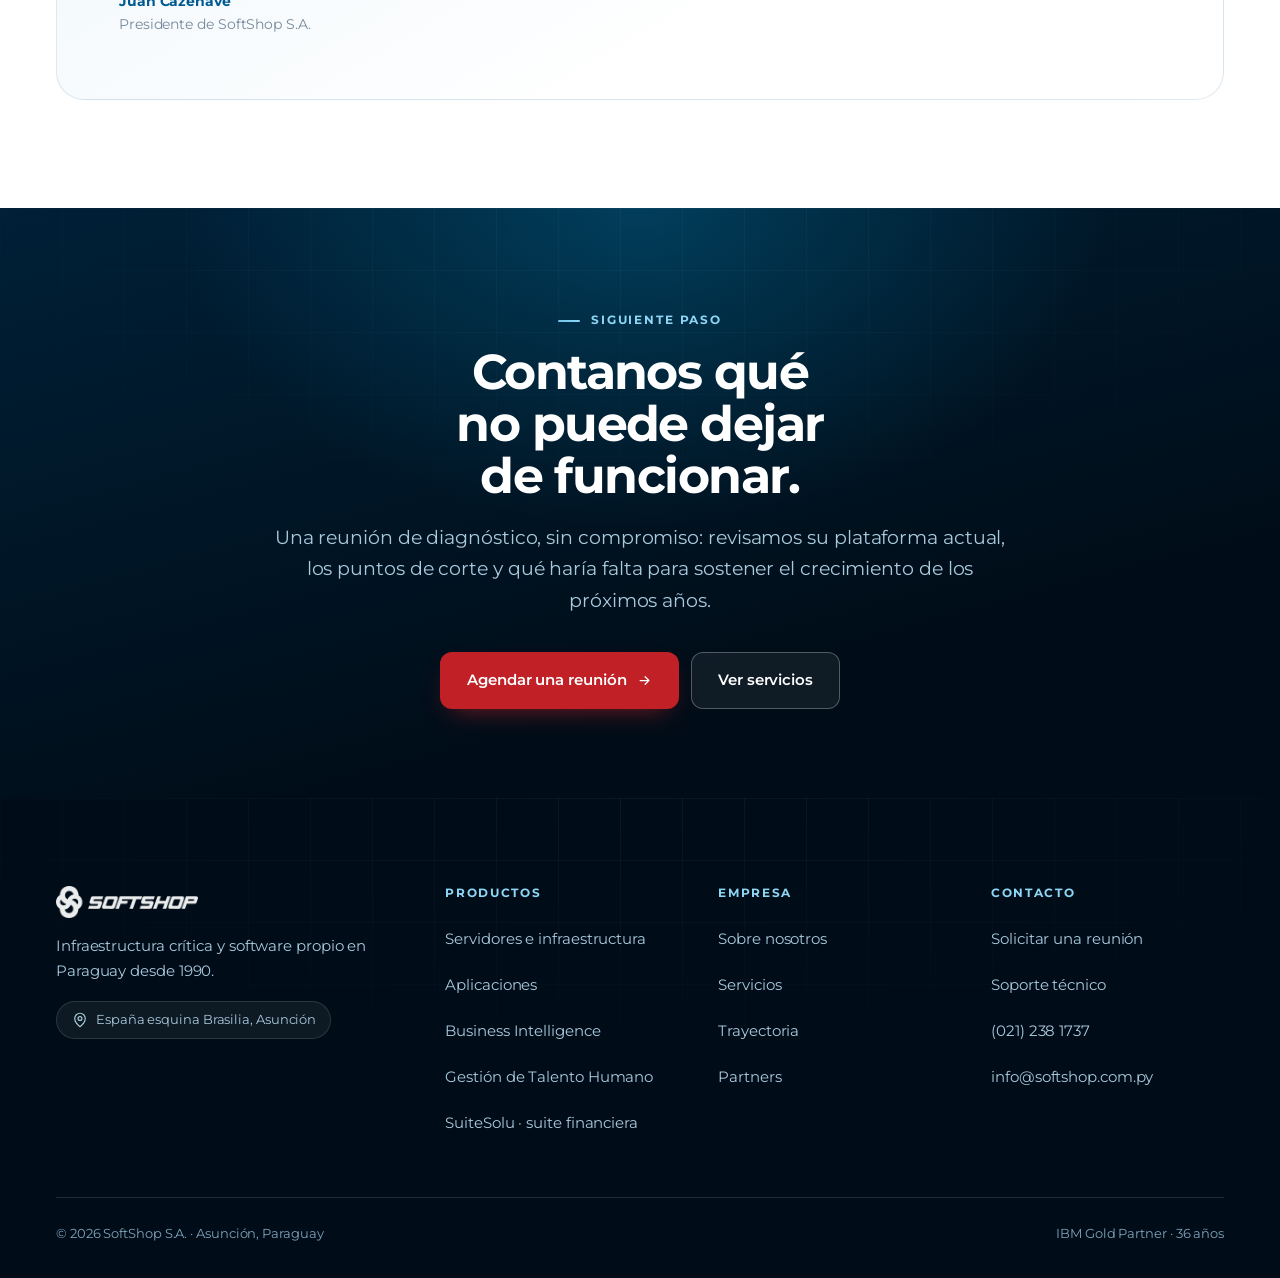
<file: nosotros.html>
<!doctype html>
<html lang="es-PY">
<head>
<meta charset="utf-8">
<meta name="viewport" content="width=device-width, initial-scale=1">
<title>Sobre nosotros · SoftShop</title>
<meta name="description" content="36 años de trayectoria en infraestructura y software en Paraguay. IBM Gold Partner, reconocida por CIOReview entre los 10 proveedores IBM más prometedores de América Latina.">
<meta name="theme-color" content="#ffffff">
<meta name="robots" content="noindex, nofollow">
<link rel="icon" href="assets/img/icono.png">
<link rel="apple-touch-icon" href="assets/img/icono.png">
<meta property="og:title" content="Sobre nosotros · SoftShop">
<meta property="og:description" content="36 años de trayectoria en infraestructura y software en Paraguay. IBM Gold Partner, reconocida por CIOReview entre los 10 proveedores IBM más prometedores de América Latina.">
<meta property="og:type" content="website">
<link rel="preload" href="assets/fonts/montserrat-latin-700-normal.woff2" as="font" type="font/woff2" crossorigin>
<link rel="preload" href="assets/fonts/montserrat-latin-400-normal.woff2" as="font" type="font/woff2" crossorigin>
<link rel="stylesheet" href="assets/styles.css">
</head>
<body>
<a class="skip" href="#contenido">Ir al contenido</a>

<div class="progress"></div>

<header class="hdr">
  <div class="wrap">
    <a class="brand" href="index.html"><img src="assets/img/logo-softshop.png" alt="SoftShop" width="620" height="140"></a>
    <button class="nav-toggle" aria-label="Abrir menú" aria-expanded="false"><svg width="19" height="19" viewBox="0 0 24 24" fill="none" stroke="currentColor" stroke-width="1.8" stroke-linecap="round"><path d="M4 7h16M4 12h16M4 17h16"/></svg></button>
    <nav class="nav">
      <a href="nosotros.html" aria-current="page">Nosotros</a>
        <a href="servicios.html">Servicios</a>
        <div class="nav-item">
        <button class="nav-btn" aria-expanded="false" aria-controls="menu-productos">Productos <svg width="13" height="13" viewBox="0 0 24 24" fill="none" stroke="currentColor" stroke-width="2.4" stroke-linecap="round" stroke-linejoin="round" aria-hidden="true"><path d="M6 9l6 6 6-6"/></svg></button>
        <div class="drop" id="menu-productos" hidden>
          <div class="drop-grid">
            <a href="productos-servidores.html">
              <span class="drop-ico"><svg width="22" height="22" viewBox="0 0 24 24" fill="none" stroke="currentColor" stroke-width="1.6" stroke-linecap="round" stroke-linejoin="round"><rect x="3" y="3" width="18" height="7" rx="2"/><rect x="3" y="14" width="18" height="7" rx="2"/><path d="M7 6.5h.01M7 17.5h.01"/></svg></span>
              <span class="drop-tx"><b>Servidores e infraestructura</b><span>IBM Power, alta disponibilidad y capacidad por consumo</span></span>
            </a>
            <a href="productos-aplicaciones.html">
              <span class="drop-ico"><svg width="22" height="22" viewBox="0 0 24 24" fill="none" stroke="currentColor" stroke-width="1.6" stroke-linecap="round" stroke-linejoin="round"><path d="M9 17l-5-5 5-5M15 7l5 5-5 5"/></svg></span>
              <span class="drop-tx"><b>Aplicaciones</b><span>Desarrollo a medida y modernización de sistemas</span></span>
            </a>
            <a href="productos-business-intelligence.html">
              <span class="drop-ico"><svg width="22" height="22" viewBox="0 0 24 24" fill="none" stroke="currentColor" stroke-width="1.6" stroke-linecap="round" stroke-linejoin="round"><path d="M4 20V10M10 20V4M16 20v-7M22 20H2"/></svg></span>
              <span class="drop-tx"><b>Business Intelligence</b><span>Integración de fuentes, indicadores y tableros</span></span>
            </a>
            <a href="productos-gestion-talento-humano.html">
              <span class="drop-ico"><svg width="22" height="22" viewBox="0 0 24 24" fill="none" stroke="currentColor" stroke-width="1.6" stroke-linecap="round" stroke-linejoin="round"><circle cx="9" cy="8" r="3.2"/><path d="M3 20a6 6 0 0112 0"/><path d="M16 5.2a3.2 3.2 0 010 5.6M17.5 20a6 6 0 00-2-4.5"/></svg></span>
              <span class="drop-tx"><b>Gestión de Talento Humano</b><span>Liquidación de haberes y gestión de personas</span></span>
            </a>
            <a href="productos-suitesolu.html">
              <span class="drop-ico"><svg width="22" height="22" viewBox="0 0 24 24" fill="none" stroke="currentColor" stroke-width="1.6" stroke-linecap="round" stroke-linejoin="round"><rect x="4" y="10" width="16" height="11" rx="2"/><path d="M8 10V7a4 4 0 018 0v3"/></svg></span>
              <span class="drop-tx"><b>SuiteSolu · suite financiera</b><span>Bancos, cooperativas, financieras y casas de bolsa</span></span>
            </a>
          </div>
          <a class="drop-foot" href="productos.html">Ver las cinco líneas <svg width="15" height="15" viewBox="0 0 24 24" fill="none" stroke="currentColor" stroke-width="2" stroke-linecap="round" stroke-linejoin="round"><path d="M5 12h13M13 6l6 6-6 6"/></svg></a>
        </div>
      </div>
        <a href="contacto.html">Contacto</a>
      <a class="btn btn-a" href="contacto.html">Hablemos <svg width="15" height="15" viewBox="0 0 24 24" fill="none" stroke="currentColor" stroke-width="2" stroke-linecap="round" stroke-linejoin="round"><path d="M5 12h13M13 6l6 6-6 6"/></svg></a>
    </nav>
  </div>
</header>

<main id="contenido">

<section class="page-head">
  <canvas class="bg-scene" data-scene="fondo" aria-hidden="true"></canvas>
  <div class="bg-fallback" aria-hidden="true"></div>
  <div class="wrap">
    <p class="crumbs"><a href="index.html">Inicio</a> / Nosotros</p>
    <span class="eyebrow"><span class="dot"></span>Sobre SoftShop</span>
    
    <h1 class="split">Una casa de tecnología, no una reventa de equipos.</h1>
    <p class="lead" style="margin-top:22px">SoftShop S.A. se fundó en Asunción en 1990 y desde entonces trabaja en la parte del negocio que no admite improvisación: la infraestructura sobre la que corre la operación, y el software que la gente usa todos los días.</p>
  </div>
</section>
<section style="padding-top:0">
  <div class="wrap">
    <div class="grid g-2" style="gap:clamp(28px,5vw,60px)">
      <div class="rv">
        <h2 style="font-size:clamp(1.6rem,2.8vw,2.2rem)">Lo que nos define</h2>
        <p class="lead" style="margin-top:16px">
          Ser IBM Gold Partner en Paraguay no es un logo en el pie de página. Es una exigencia
          sostenida de volumen, de certificación del personal y de formación continua, revisada
          año a año. Enviamos gente a formarse a Rochester, la casa de IBM i, y mantenemos un
          laboratorio propio donde probamos cada solución antes de que toque un sistema en producción.
        </p>
        <p class="lead">
          Esa disciplina explica por qué fuimos los primeros del país en implementar Db2 Mirror
          for i, y por qué en 2023 CIOReview nos ubicó entre los diez proveedores de soluciones
          IBM más prometedores de América Latina.
        </p>
      </div>
      <div class="grid rv" style="--d:110ms;gap:16px;align-content:start">
        <div class="card"><span class="num">01</span><h3>Continuidad antes que novedad</h3><p>Elegimos tecnología que va a seguir soportada dentro de diez años, no la que suena mejor en una presentación.</p></div>
        <div class="card"><span class="num">02</span><h3>Certificación verificable</h3><p>El equipo se certifica y se recertifica. Es el requisito que nos exige el fabricante y el que le trasladamos al cliente.</p></div>
        <div class="card b"><span class="num">03</span><h3>Se prueba antes de prometer</h3><p>Laboratorio propio de pruebas: la solución se evalúa completa antes de la implementación, no durante.</p></div>
      </div>
    </div>
  </div>
</section>

<section>
  <div class="wrap">
    <div class="sec-head rv"><span class="kicker">Trayectoria</span><h2>Los hitos que marcaron el camino.</h2></div>
    <div class="tl rv">
      <div class="tl-item">
        <span class="bullet"></span>
        <span class="y">1990</span>
        <p><strong>Nace SoftShop</strong>La empresa se funda en Asunción con foco en infraestructura y servicios de tecnología de la información.</p>
      </div>
      <div class="tl-item">
        <span class="bullet"></span>
        <span class="y">1992</span>
        <p><strong>Ampliación del portafolio</strong>Se suman nuevas líneas de solución y comienza la especialización que derivaría en la sociedad con IBM.</p>
      </div>
      <div class="tl-item">
        <span class="bullet"></span>
        <span class="y">2013</span>
        <p><strong>Lanzamiento de GTH</strong>Se presenta al mercado la suite de Gestión de Talento Humano, con liquidación de haberes y subsistemas de personal accesibles en línea.</p>
      </div>
      <div class="tl-item">
        <span class="bullet"></span>
        <span class="y">2023</span>
        <p><strong>Reconocimiento regional</strong>CIOReview distingue a SoftShop entre los 10 proveedores de soluciones IBM más prometedores de América Latina, tras ser pionera en implementar Db2 Mirror for i.</p>
      </div>
      <div class="tl-item">
        <span class="bullet"></span>
        <span class="y">2026</span>
        <p><strong>36 años</strong>Dos frentes en paralelo: sostener la infraestructura crítica de nuestros clientes y seguir haciendo evolucionar el software propio.</p>
      </div>
    </div>
  </div>
</section>

<section style="padding-top:0">
  <div class="wrap">
    <div class="grid g-3">
      <div class="card rv"><div class="ico"><svg width="18" height="18" viewBox="0 0 24 24" fill="none" stroke="currentColor" stroke-width="1.6" stroke-linecap="round" stroke-linejoin="round"><path d="M12 21s7-5.6 7-11a7 7 0 10-14 0c0 5.4 7 11 7 11z"/><circle cx="12" cy="10" r="2.6"/></svg></div><h3>Asunción, Paraguay</h3><p>España esquina Brasilia, Edificio España. Equipo local, respuesta local, con acceso directo al soporte del fabricante.</p></div>
      <div class="card rv" style="--d:90ms"><div class="ico"><svg width="22" height="22" viewBox="0 0 24 24" fill="none" stroke="currentColor" stroke-width="1.6" stroke-linecap="round" stroke-linejoin="round"><path d="M12 3l7 3v6c0 4.5-3 7.7-7 9-4-1.3-7-4.5-7-9V6z"/><path d="M9.2 12.2l2 2 3.6-3.8"/></svg></div><h3>ISO 9001 e ISO 27001</h3><p>Sistema de gestión de calidad y sistema de gestión de seguridad de la información, ambos certificados, con sus políticas publicadas y revisadas.</p><div class="sello"><img src="assets/img/sello-iso-9001.png" alt="Certificado TÜV Rheinland · ISO 9001:2015" width="215" height="120" loading="lazy" decoding="async"><img src="assets/img/sello-iso-27001.png" alt="Certificado IAS · StaRegister · ISO/IEC 27001:2022" width="842" height="476" loading="lazy" decoding="async"></div></div>
      <div class="card b rv" style="--d:180ms"><div class="ico"><svg width="22" height="22" viewBox="0 0 24 24" fill="none" stroke="currentColor" stroke-width="1.6" stroke-linecap="round" stroke-linejoin="round"><circle cx="9" cy="8" r="3.2"/><path d="M3 20a6 6 0 0112 0"/><path d="M16 5.2a3.2 3.2 0 010 5.6M17.5 20a6 6 0 00-2-4.5"/></svg></div><h3>Equipo especializado</h3><p>Especialistas certificados en desarrollo, soporte de servidores, almacenamiento de datos y virtualización de infraestructura.</p></div>
    </div>
  </div>
</section>

<section style="padding-top:0">
  <div class="wrap">
    <div class="sec-head rv"><span class="kicker">Reconocimientos</span><h2>Lo que dijeron otros.</h2></div>
    <div class="grid g-2">
      <article class="card rv" style="--d:0ms">
        <span class="num">2026</span>
        <h3>Uno de los más altos reconocimientos del programa de partners de Broadcom</h3>
        <p>Otorgado en julio de 2026, sobre la línea de virtualización que antes era VMware.</p>
      </article>
      <article class="card rv" style="--d:90ms">
        <span class="num">2025</span>
        <h3>Mejor Empresa en Innovación, ADEC</h3>
        <p>Premio de la Asociación de Empresarios Cristianos, entregado en noviembre de 2025.</p>
      </article>
      <article class="card rv" style="--d:0ms">
        <span class="num">2024</span>
        <h3>Tercer año consecutivo como mejor canal de ventas IBM</h3>
        <p>Distinción al canal de ventas y a las ventas de software como servicio.</p>
      </article>
      <article class="card rv" style="--d:90ms">
        <span class="num">2023</span>
        <h3>Top 10 de proveedores de soluciones IBM de América Latina</h3>
        <p>CIOReview ubicó a SoftShop entre los diez más prometedores de la región.</p>
      </article>
    </div>
  </div>
</section>

<section class="band" id="clientes">
  <div class="wrap">
    <div class="sec-head rv">
      <span class="kicker">Clientes</span>
      <h2>Estas firmas ya confiaron en nosotros.</h2>
      <p class="lead" style="margin-top:18px">
        Banca, energía, telecomunicaciones, sector público, industria y salud. La mayoría lleva
        más de una generación de plataforma con nosotros.
      </p>
    </div>
    <div class="clientes rv">
      <span>Banco Central del Paraguay</span>
      <span>Banco Itaú Paraguay</span>
      <span>Banco Continental</span>
      <span>Visión Banco</span>
      <span>Bancard</span>
      <span>Financiera El Comercio</span>
      <span>Agencia Financiera de Desarrollo</span>
      <span>Crédito Agrícola de Habilitación</span>
      <span>ANDE</span>
      <span>Itaipú Binacional</span>
      <span>Entidad Binacional Yacyretá</span>
      <span>Petropar</span>
      <span>Petrobras</span>
      <span>Tigo</span>
      <span>Personal</span>
      <span>Ministerio de Hacienda</span>
      <span>Ministerio de Relaciones Exteriores</span>
      <span>Congreso Nacional</span>
      <span>Instituto de Previsión Social</span>
      <span>Mapfre Paraguay</span>
      <span>Grupo Vierci</span>
      <span>Chacomer</span>
      <span>Laboratorio Vicente Scavone</span>
      <span>Grupo Luminotecnia</span>
    </div>
  </div>
</section>

<section style="padding-top:0">
  <div class="wrap">
    <div class="grid g-2" style="gap:26px;margin-bottom:26px">
      <div class="photo-slot rv">Espacio reservado: fotografía del equipo<br>(reemplazar por imagen propia)</div>
      <div class="photo-slot rv" style="--d:110ms">Espacio reservado: laboratorio de pruebas<br>(reemplazar por imagen propia)</div>
    </div>
    <div class="quote rv">
      <blockquote>Con décadas de experiencia en este campo, estamos dedicados a satisfacer las necesidades de nuestros clientes.</blockquote>
      <cite><b>Juan Cazenave</b>Presidente de SoftShop S.A.</cite>
    </div>
  </div>
</section>


<section class="cta-band on-dark">
  <div class="wrap">
    <span class="kicker rv">Siguiente paso</span>
    <h2 class="rv" style="--d:70ms">Contanos qué no puede dejar de funcionar.</h2>
    <p class="lead rv" style="--d:140ms">Una reunión de diagnóstico, sin compromiso: revisamos su plataforma actual, los puntos de corte y qué haría falta para sostener el crecimiento de los próximos años.</p>
    <div class="row rv" style="--d:210ms">
      <a class="btn btn-a" href="contacto.html">Agendar una reunión <svg width="15" height="15" viewBox="0 0 24 24" fill="none" stroke="currentColor" stroke-width="2" stroke-linecap="round" stroke-linejoin="round"><path d="M5 12h13M13 6l6 6-6 6"/></svg></a>
      <a class="btn btn-ghost" href="servicios.html">Ver servicios</a>
    </div>
  </div>
</section>

</main>

<footer class="ftr on-dark">
  <div class="wrap">
    <div class="ftr-grid">
      <div>
        <a class="brand" href="index.html"><img src="assets/img/logo-softshop.png" alt="SoftShop" width="620" height="140"></a>
        <p style="margin-top:16px;max-width:32ch;font-size:.93rem">
          Infraestructura crítica y software propio en Paraguay desde 1990.
        </p>
        <p class="pill-row" style="margin-top:18px">
          <span class="pill"><svg width="18" height="18" viewBox="0 0 24 24" fill="none" stroke="currentColor" stroke-width="1.6" stroke-linecap="round" stroke-linejoin="round"><path d="M12 21s7-5.6 7-11a7 7 0 10-14 0c0 5.4 7 11 7 11z"/><circle cx="12" cy="10" r="2.6"/></svg> España esquina Brasilia, Asunción</span>
        </p>
      </div>
      <div>
        <h3>Productos</h3>
        <ul>
          <li><a href="productos-servidores.html">Servidores e infraestructura</a></li>
          <li><a href="productos-aplicaciones.html">Aplicaciones</a></li>
          <li><a href="productos-business-intelligence.html">Business Intelligence</a></li>
          <li><a href="productos-gestion-talento-humano.html">Gestión de Talento Humano</a></li>
          <li><a href="productos-suitesolu.html">SuiteSolu · suite financiera</a></li>
        </ul>
      </div>
      <div>
        <h3>Empresa</h3>
        <ul>
          <li><a href="nosotros.html">Sobre nosotros</a></li>
          <li><a href="servicios.html">Servicios</a></li>
          <li><a href="nosotros.html">Trayectoria</a></li>
          <li><a href="index.html#partners">Partners</a></li>
        </ul>
      </div>
      <div>
        <h3>Contacto</h3>
        <ul>
          <li><a href="contacto.html">Solicitar una reunión</a></li>
          <li><a href="contacto.html#soporte">Soporte técnico</a></li>
          <li><a href="tel:+595212381737">(021) 238 1737</a></li>
          <li><a href="mailto:info@softshop.com.py">info@softshop.com.py</a></li>
        </ul>
      </div>
    </div>
    <div class="ftr-bottom">
      <span>© 2026 SoftShop S.A. · Asunción, Paraguay</span>
      <span>IBM Gold Partner · 36 años</span>
    </div>
  </div>
</footer>

<script src="assets/site.js" defer></script>
</body>
</html>
</file>
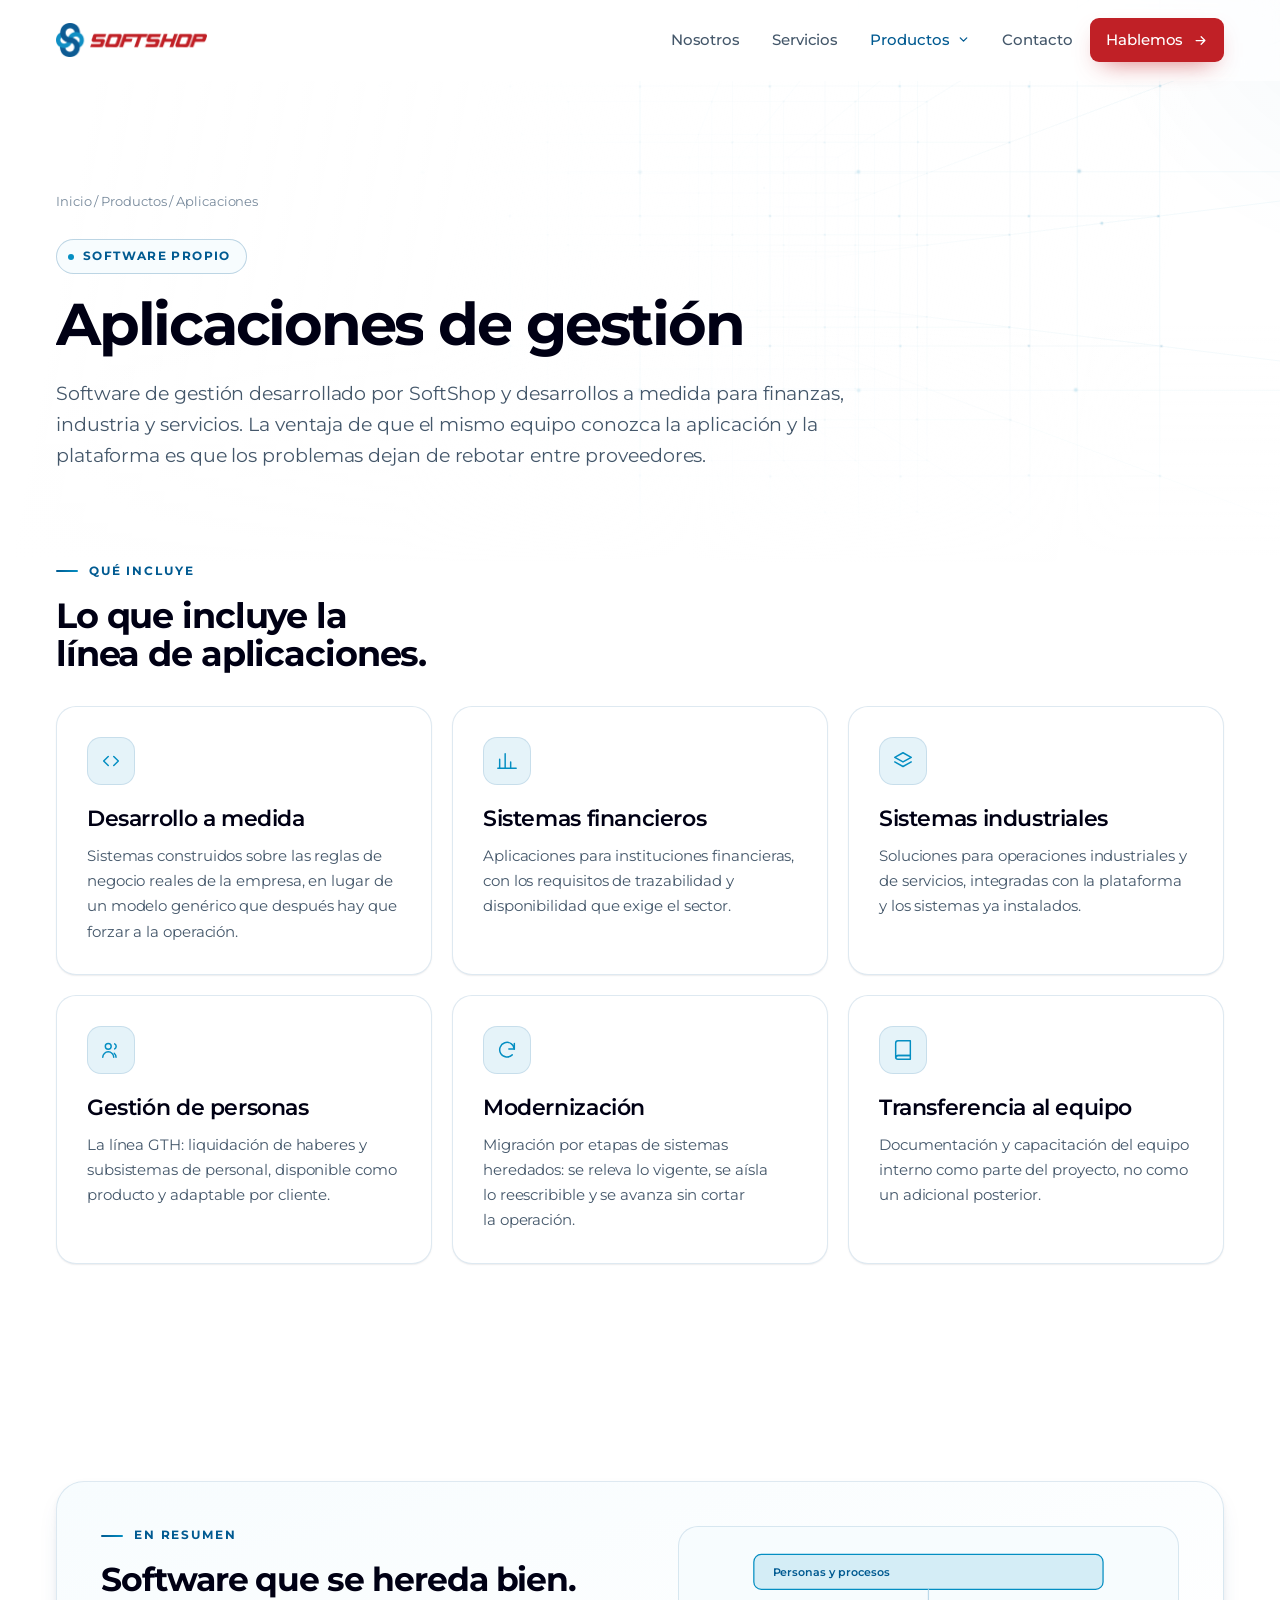
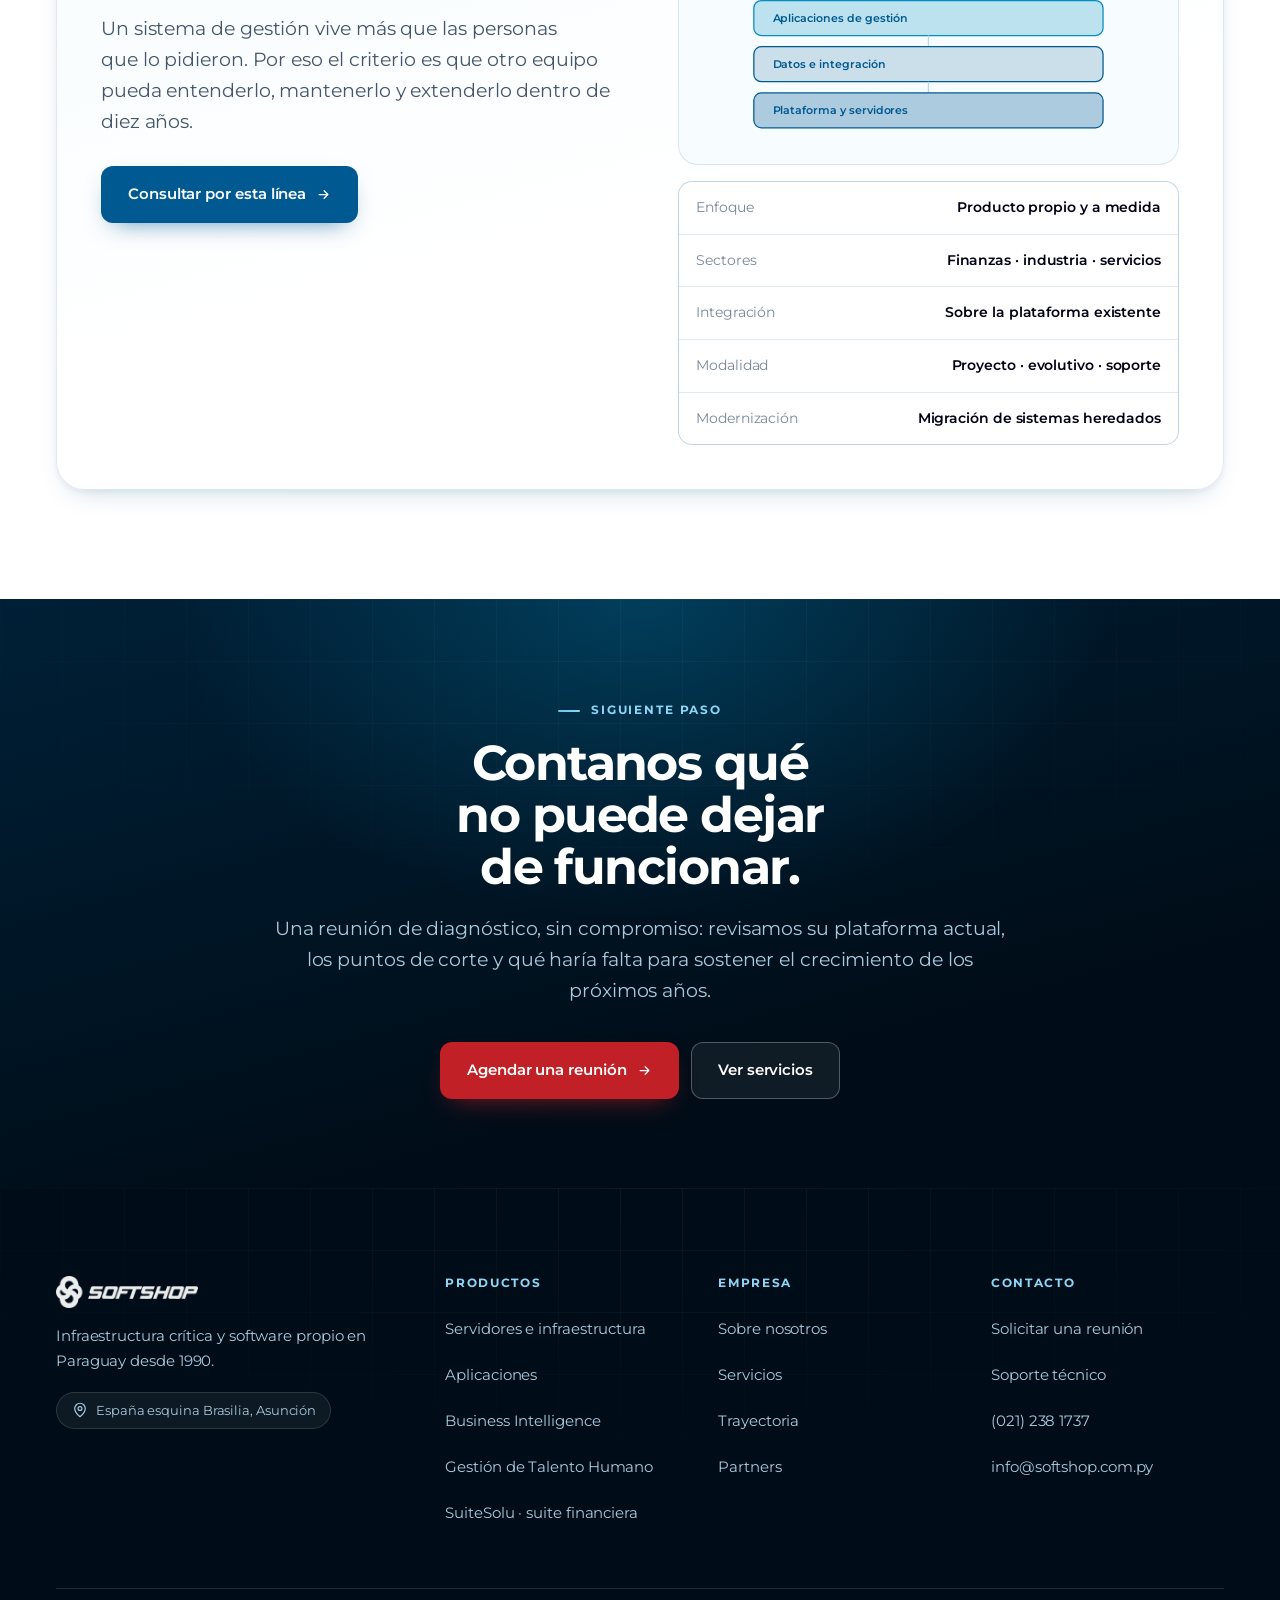
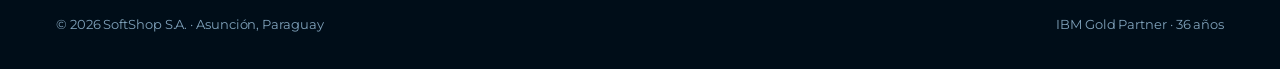
<file: productos-aplicaciones.html>
<!doctype html>
<html lang="es-PY">
<head>
<meta charset="utf-8">
<meta name="viewport" content="width=device-width, initial-scale=1">
<title>Aplicaciones de gestión · SoftShop</title>
<meta name="description" content="Software propio y desarrollo a medida para finanzas, industria y servicios, además de modernización de sistemas heredados.">
<meta name="theme-color" content="#ffffff">
<meta name="robots" content="noindex, nofollow">
<link rel="icon" href="assets/img/icono.png">
<link rel="apple-touch-icon" href="assets/img/icono.png">
<meta property="og:title" content="Aplicaciones de gestión · SoftShop">
<meta property="og:description" content="Software propio y desarrollo a medida para finanzas, industria y servicios, además de modernización de sistemas heredados.">
<meta property="og:type" content="website">
<link rel="preload" href="assets/fonts/montserrat-latin-700-normal.woff2" as="font" type="font/woff2" crossorigin>
<link rel="preload" href="assets/fonts/montserrat-latin-400-normal.woff2" as="font" type="font/woff2" crossorigin>
<link rel="stylesheet" href="assets/styles.css">
</head>
<body>
<a class="skip" href="#contenido">Ir al contenido</a>

<div class="progress"></div>

<header class="hdr">
  <div class="wrap">
    <a class="brand" href="index.html"><img src="assets/img/logo-softshop.png" alt="SoftShop" width="620" height="140"></a>
    <button class="nav-toggle" aria-label="Abrir menú" aria-expanded="false"><svg width="19" height="19" viewBox="0 0 24 24" fill="none" stroke="currentColor" stroke-width="1.8" stroke-linecap="round"><path d="M4 7h16M4 12h16M4 17h16"/></svg></button>
    <nav class="nav">
      <a href="nosotros.html">Nosotros</a>
        <a href="servicios.html">Servicios</a>
        <div class="nav-item">
        <button class="nav-btn" aria-expanded="false" aria-controls="menu-productos" aria-current="page">Productos <svg width="13" height="13" viewBox="0 0 24 24" fill="none" stroke="currentColor" stroke-width="2.4" stroke-linecap="round" stroke-linejoin="round" aria-hidden="true"><path d="M6 9l6 6 6-6"/></svg></button>
        <div class="drop" id="menu-productos" hidden>
          <div class="drop-grid">
            <a href="productos-servidores.html">
              <span class="drop-ico"><svg width="22" height="22" viewBox="0 0 24 24" fill="none" stroke="currentColor" stroke-width="1.6" stroke-linecap="round" stroke-linejoin="round"><rect x="3" y="3" width="18" height="7" rx="2"/><rect x="3" y="14" width="18" height="7" rx="2"/><path d="M7 6.5h.01M7 17.5h.01"/></svg></span>
              <span class="drop-tx"><b>Servidores e infraestructura</b><span>IBM Power, alta disponibilidad y capacidad por consumo</span></span>
            </a>
            <a href="productos-aplicaciones.html" aria-current="page">
              <span class="drop-ico"><svg width="22" height="22" viewBox="0 0 24 24" fill="none" stroke="currentColor" stroke-width="1.6" stroke-linecap="round" stroke-linejoin="round"><path d="M9 17l-5-5 5-5M15 7l5 5-5 5"/></svg></span>
              <span class="drop-tx"><b>Aplicaciones</b><span>Desarrollo a medida y modernización de sistemas</span></span>
            </a>
            <a href="productos-business-intelligence.html">
              <span class="drop-ico"><svg width="22" height="22" viewBox="0 0 24 24" fill="none" stroke="currentColor" stroke-width="1.6" stroke-linecap="round" stroke-linejoin="round"><path d="M4 20V10M10 20V4M16 20v-7M22 20H2"/></svg></span>
              <span class="drop-tx"><b>Business Intelligence</b><span>Integración de fuentes, indicadores y tableros</span></span>
            </a>
            <a href="productos-gestion-talento-humano.html">
              <span class="drop-ico"><svg width="22" height="22" viewBox="0 0 24 24" fill="none" stroke="currentColor" stroke-width="1.6" stroke-linecap="round" stroke-linejoin="round"><circle cx="9" cy="8" r="3.2"/><path d="M3 20a6 6 0 0112 0"/><path d="M16 5.2a3.2 3.2 0 010 5.6M17.5 20a6 6 0 00-2-4.5"/></svg></span>
              <span class="drop-tx"><b>Gestión de Talento Humano</b><span>Liquidación de haberes y gestión de personas</span></span>
            </a>
            <a href="productos-suitesolu.html">
              <span class="drop-ico"><svg width="22" height="22" viewBox="0 0 24 24" fill="none" stroke="currentColor" stroke-width="1.6" stroke-linecap="round" stroke-linejoin="round"><rect x="4" y="10" width="16" height="11" rx="2"/><path d="M8 10V7a4 4 0 018 0v3"/></svg></span>
              <span class="drop-tx"><b>SuiteSolu · suite financiera</b><span>Bancos, cooperativas, financieras y casas de bolsa</span></span>
            </a>
          </div>
          <a class="drop-foot" href="productos.html">Ver las cinco líneas <svg width="15" height="15" viewBox="0 0 24 24" fill="none" stroke="currentColor" stroke-width="2" stroke-linecap="round" stroke-linejoin="round"><path d="M5 12h13M13 6l6 6-6 6"/></svg></a>
        </div>
      </div>
        <a href="contacto.html">Contacto</a>
      <a class="btn btn-a" href="contacto.html">Hablemos <svg width="15" height="15" viewBox="0 0 24 24" fill="none" stroke="currentColor" stroke-width="2" stroke-linecap="round" stroke-linejoin="round"><path d="M5 12h13M13 6l6 6-6 6"/></svg></a>
    </nav>
  </div>
</header>

<main id="contenido">

<section class="page-head">
  <canvas class="bg-scene" data-scene="fondo" aria-hidden="true"></canvas>
  <div class="bg-fallback" aria-hidden="true"></div>
  <div class="wrap">
    <p class="crumbs"><a href="index.html">Inicio</a> / <a href="productos.html">Productos</a> / Aplicaciones</p>
    <span class="eyebrow"><span class="dot"></span>Software propio</span>
    
    <h1 class="split">Aplicaciones de gestión</h1>
    <p class="lead" style="margin-top:22px">Software de gestión desarrollado por SoftShop y desarrollos a medida para finanzas, industria y servicios. La ventaja de que el mismo equipo conozca la aplicación y la plataforma es que los problemas dejan de rebotar entre proveedores.</p>
  </div>
</section>
<section style="padding-top:0">
  <div class="wrap">
    <div class="sec-head rv" style="margin-bottom:34px">
      <span class="kicker">Qué incluye</span>
      <h2 style="font-size:clamp(1.6rem,2.8vw,2.2rem)">Lo que incluye la línea de aplicaciones.</h2>
    </div>
    <div class="grid g-3">
      <article class="card b rv" style="--d:0ms">
        <div class="ico"><svg width="22" height="22" viewBox="0 0 24 24" fill="none" stroke="currentColor" stroke-width="1.6" stroke-linecap="round" stroke-linejoin="round"><path d="M9 17l-5-5 5-5M15 7l5 5-5 5"/></svg></div>
        <h3>Desarrollo a medida</h3>
        <p>Sistemas construidos sobre las reglas de negocio reales de la empresa, en lugar de un modelo genérico que después hay que forzar a la operación.</p>
      </article>
      <article class="card b rv" style="--d:90ms">
        <div class="ico"><svg width="22" height="22" viewBox="0 0 24 24" fill="none" stroke="currentColor" stroke-width="1.6" stroke-linecap="round" stroke-linejoin="round"><path d="M4 20V10M10 20V4M16 20v-7M22 20H2"/></svg></div>
        <h3>Sistemas financieros</h3>
        <p>Aplicaciones para instituciones financieras, con los requisitos de trazabilidad y disponibilidad que exige el sector.</p>
      </article>
      <article class="card b rv" style="--d:180ms">
        <div class="ico"><svg width="22" height="22" viewBox="0 0 24 24" fill="none" stroke="currentColor" stroke-width="1.6" stroke-linecap="round" stroke-linejoin="round"><path d="M12 3l9 5-9 5-9-5z"/><path d="M3 13l9 5 9-5"/></svg></div>
        <h3>Sistemas industriales</h3>
        <p>Soluciones para operaciones industriales y de servicios, integradas con la plataforma y los sistemas ya instalados.</p>
      </article>
      <article class="card b rv" style="--d:0ms">
        <div class="ico"><svg width="22" height="22" viewBox="0 0 24 24" fill="none" stroke="currentColor" stroke-width="1.6" stroke-linecap="round" stroke-linejoin="round"><circle cx="9" cy="8" r="3.2"/><path d="M3 20a6 6 0 0112 0"/><path d="M16 5.2a3.2 3.2 0 010 5.6M17.5 20a6 6 0 00-2-4.5"/></svg></div>
        <h3>Gestión de personas</h3>
        <p>La línea GTH: liquidación de haberes y subsistemas de personal, disponible como producto y adaptable por cliente.</p>
      </article>
      <article class="card b rv" style="--d:90ms">
        <div class="ico"><svg width="22" height="22" viewBox="0 0 24 24" fill="none" stroke="currentColor" stroke-width="1.6" stroke-linecap="round" stroke-linejoin="round"><path d="M20 11a8 8 0 10-2.3 6.3"/><path d="M20 5v6h-6"/></svg></div>
        <h3>Modernización</h3>
        <p>Migración por etapas de sistemas heredados: se releva lo vigente, se aísla lo reescribible y se avanza sin cortar la operación.</p>
      </article>
      <article class="card b rv" style="--d:180ms">
        <div class="ico"><svg width="22" height="22" viewBox="0 0 24 24" fill="none" stroke="currentColor" stroke-width="1.6" stroke-linecap="round" stroke-linejoin="round"><path d="M4 4.5A2.5 2.5 0 016.5 2H20v16H6.5A2.5 2.5 0 004 20.5z"/><path d="M4 20.5A2.5 2.5 0 016.5 18H20v4H6.5A2.5 2.5 0 014 19.5"/></svg></div>
        <h3>Transferencia al equipo</h3>
        <p>Documentación y capacitación del equipo interno como parte del proyecto, no como un adicional posterior.</p>
      </article>
    </div>
  </div>
</section>

<section>
  <div class="wrap">
    <div class="panel-inner rv">
      <div>
        <span class="kicker">En resumen</span>
        <h2 style="font-size:clamp(1.5rem,2.6vw,2.1rem)">Software que se hereda bien.</h2>
        <p class="lead" style="margin-top:16px">Un sistema de gestión vive más que las personas que lo pidieron. Por eso el criterio es que otro equipo pueda entenderlo, mantenerlo y extenderlo dentro de diez años.</p>
        <a class="btn btn-b" href="contacto.html" style="margin-top:8px">Consultar por esta línea <svg width="15" height="15" viewBox="0 0 24 24" fill="none" stroke="currentColor" stroke-width="2" stroke-linecap="round" stroke-linejoin="round"><path d="M5 12h13M13 6l6 6-6 6"/></svg></a>
      </div>
      <div>
        <div class="art"><svg viewBox="0 0 800 380" role="img" aria-label="Capas de la plataforma, de los servidores a las personas" xmlns="http://www.w3.org/2000/svg"><title>Capas de la plataforma, de los servidores a las personas</title><rect x="120" y="44" width="560" height="56" rx="12" fill="#048EC2" opacity="0.14"/><rect x="120" y="44" width="560" height="56" rx="12" fill="none" stroke="#048EC2" stroke-width="2"/><text x="150" y="78" font-family="Montserrat, sans-serif" font-size="17" font-weight="600" fill="#005A91">Personas y procesos</text><path d="M400 100 v18" stroke="#BBD9EA" stroke-width="2"/><rect x="120" y="118" width="560" height="56" rx="12" fill="#048EC2" opacity="0.24"/><rect x="120" y="118" width="560" height="56" rx="12" fill="none" stroke="#048EC2" stroke-width="2"/><text x="150" y="152" font-family="Montserrat, sans-serif" font-size="17" font-weight="600" fill="#005A91">Aplicaciones de gestión</text><path d="M400 174 v18" stroke="#BBD9EA" stroke-width="2"/><rect x="120" y="192" width="560" height="56" rx="12" fill="#005A91" opacity="0.18"/><rect x="120" y="192" width="560" height="56" rx="12" fill="none" stroke="#005A91" stroke-width="2"/><text x="150" y="226" font-family="Montserrat, sans-serif" font-size="17" font-weight="600" fill="#005A91">Datos e integración</text><path d="M400 248 v18" stroke="#BBD9EA" stroke-width="2"/><rect x="120" y="266" width="560" height="56" rx="12" fill="#005A91" opacity="0.3"/><rect x="120" y="266" width="560" height="56" rx="12" fill="none" stroke="#005A91" stroke-width="2"/><text x="150" y="300" font-family="Montserrat, sans-serif" font-size="17" font-weight="600" fill="#005A91">Plataforma y servidores</text></svg></div>
        <div class="spec" style="margin-top:16px">
          <div><span>Enfoque</span><span>Producto propio y a medida</span></div>
          <div><span>Sectores</span><span>Finanzas · industria · servicios</span></div>
          <div><span>Integración</span><span>Sobre la plataforma existente</span></div>
          <div><span>Modalidad</span><span>Proyecto · evolutivo · soporte</span></div>
          <div><span>Modernización</span><span>Migración de sistemas heredados</span></div>
        </div>
      </div>
    </div>
  </div>
</section>


<section class="cta-band on-dark">
  <div class="wrap">
    <span class="kicker rv">Siguiente paso</span>
    <h2 class="rv" style="--d:70ms">Contanos qué no puede dejar de funcionar.</h2>
    <p class="lead rv" style="--d:140ms">Una reunión de diagnóstico, sin compromiso: revisamos su plataforma actual, los puntos de corte y qué haría falta para sostener el crecimiento de los próximos años.</p>
    <div class="row rv" style="--d:210ms">
      <a class="btn btn-a" href="contacto.html">Agendar una reunión <svg width="15" height="15" viewBox="0 0 24 24" fill="none" stroke="currentColor" stroke-width="2" stroke-linecap="round" stroke-linejoin="round"><path d="M5 12h13M13 6l6 6-6 6"/></svg></a>
      <a class="btn btn-ghost" href="servicios.html">Ver servicios</a>
    </div>
  </div>
</section>

</main>

<footer class="ftr on-dark">
  <div class="wrap">
    <div class="ftr-grid">
      <div>
        <a class="brand" href="index.html"><img src="assets/img/logo-softshop.png" alt="SoftShop" width="620" height="140"></a>
        <p style="margin-top:16px;max-width:32ch;font-size:.93rem">
          Infraestructura crítica y software propio en Paraguay desde 1990.
        </p>
        <p class="pill-row" style="margin-top:18px">
          <span class="pill"><svg width="18" height="18" viewBox="0 0 24 24" fill="none" stroke="currentColor" stroke-width="1.6" stroke-linecap="round" stroke-linejoin="round"><path d="M12 21s7-5.6 7-11a7 7 0 10-14 0c0 5.4 7 11 7 11z"/><circle cx="12" cy="10" r="2.6"/></svg> España esquina Brasilia, Asunción</span>
        </p>
      </div>
      <div>
        <h3>Productos</h3>
        <ul>
          <li><a href="productos-servidores.html">Servidores e infraestructura</a></li>
          <li><a href="productos-aplicaciones.html">Aplicaciones</a></li>
          <li><a href="productos-business-intelligence.html">Business Intelligence</a></li>
          <li><a href="productos-gestion-talento-humano.html">Gestión de Talento Humano</a></li>
          <li><a href="productos-suitesolu.html">SuiteSolu · suite financiera</a></li>
        </ul>
      </div>
      <div>
        <h3>Empresa</h3>
        <ul>
          <li><a href="nosotros.html">Sobre nosotros</a></li>
          <li><a href="servicios.html">Servicios</a></li>
          <li><a href="nosotros.html">Trayectoria</a></li>
          <li><a href="index.html#partners">Partners</a></li>
        </ul>
      </div>
      <div>
        <h3>Contacto</h3>
        <ul>
          <li><a href="contacto.html">Solicitar una reunión</a></li>
          <li><a href="contacto.html#soporte">Soporte técnico</a></li>
          <li><a href="tel:+595212381737">(021) 238 1737</a></li>
          <li><a href="mailto:info@softshop.com.py">info@softshop.com.py</a></li>
        </ul>
      </div>
    </div>
    <div class="ftr-bottom">
      <span>© 2026 SoftShop S.A. · Asunción, Paraguay</span>
      <span>IBM Gold Partner · 36 años</span>
    </div>
  </div>
</footer>

<script src="assets/site.js" defer></script>
</body>
</html>
</file>
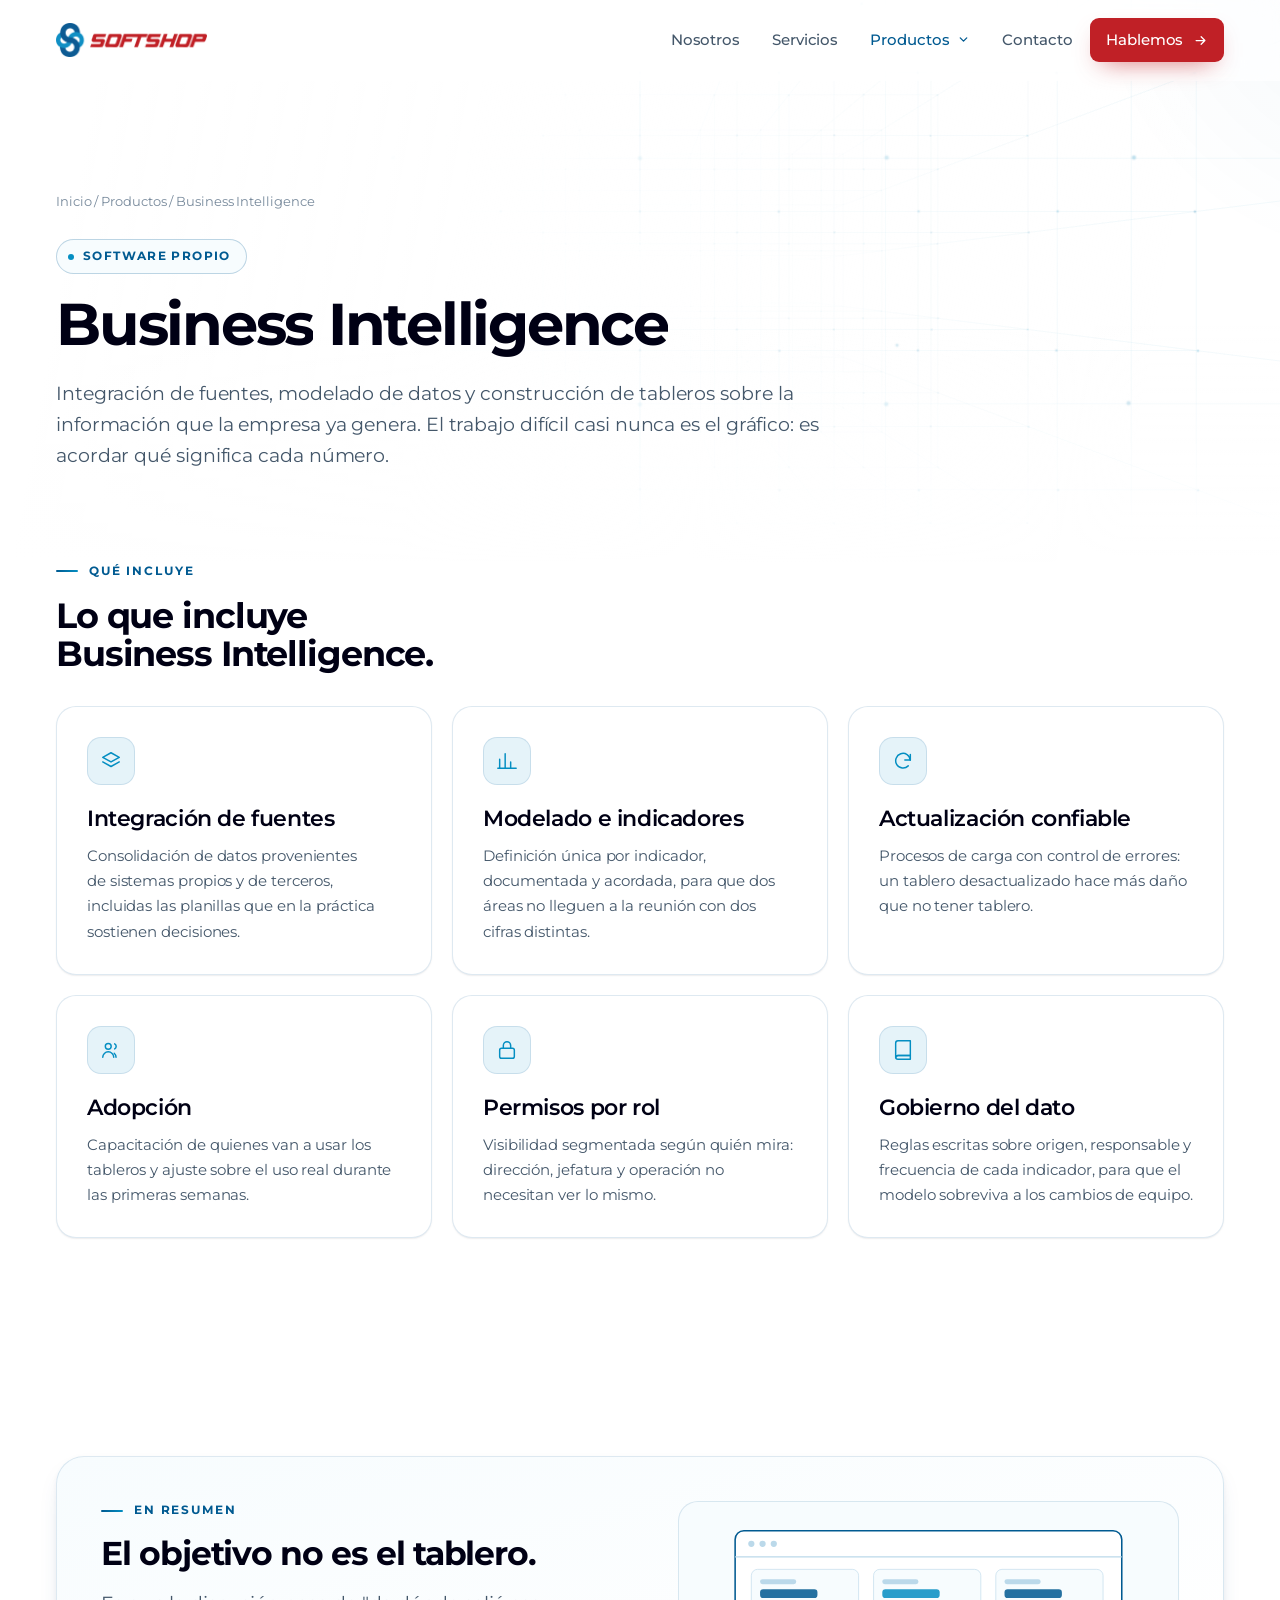
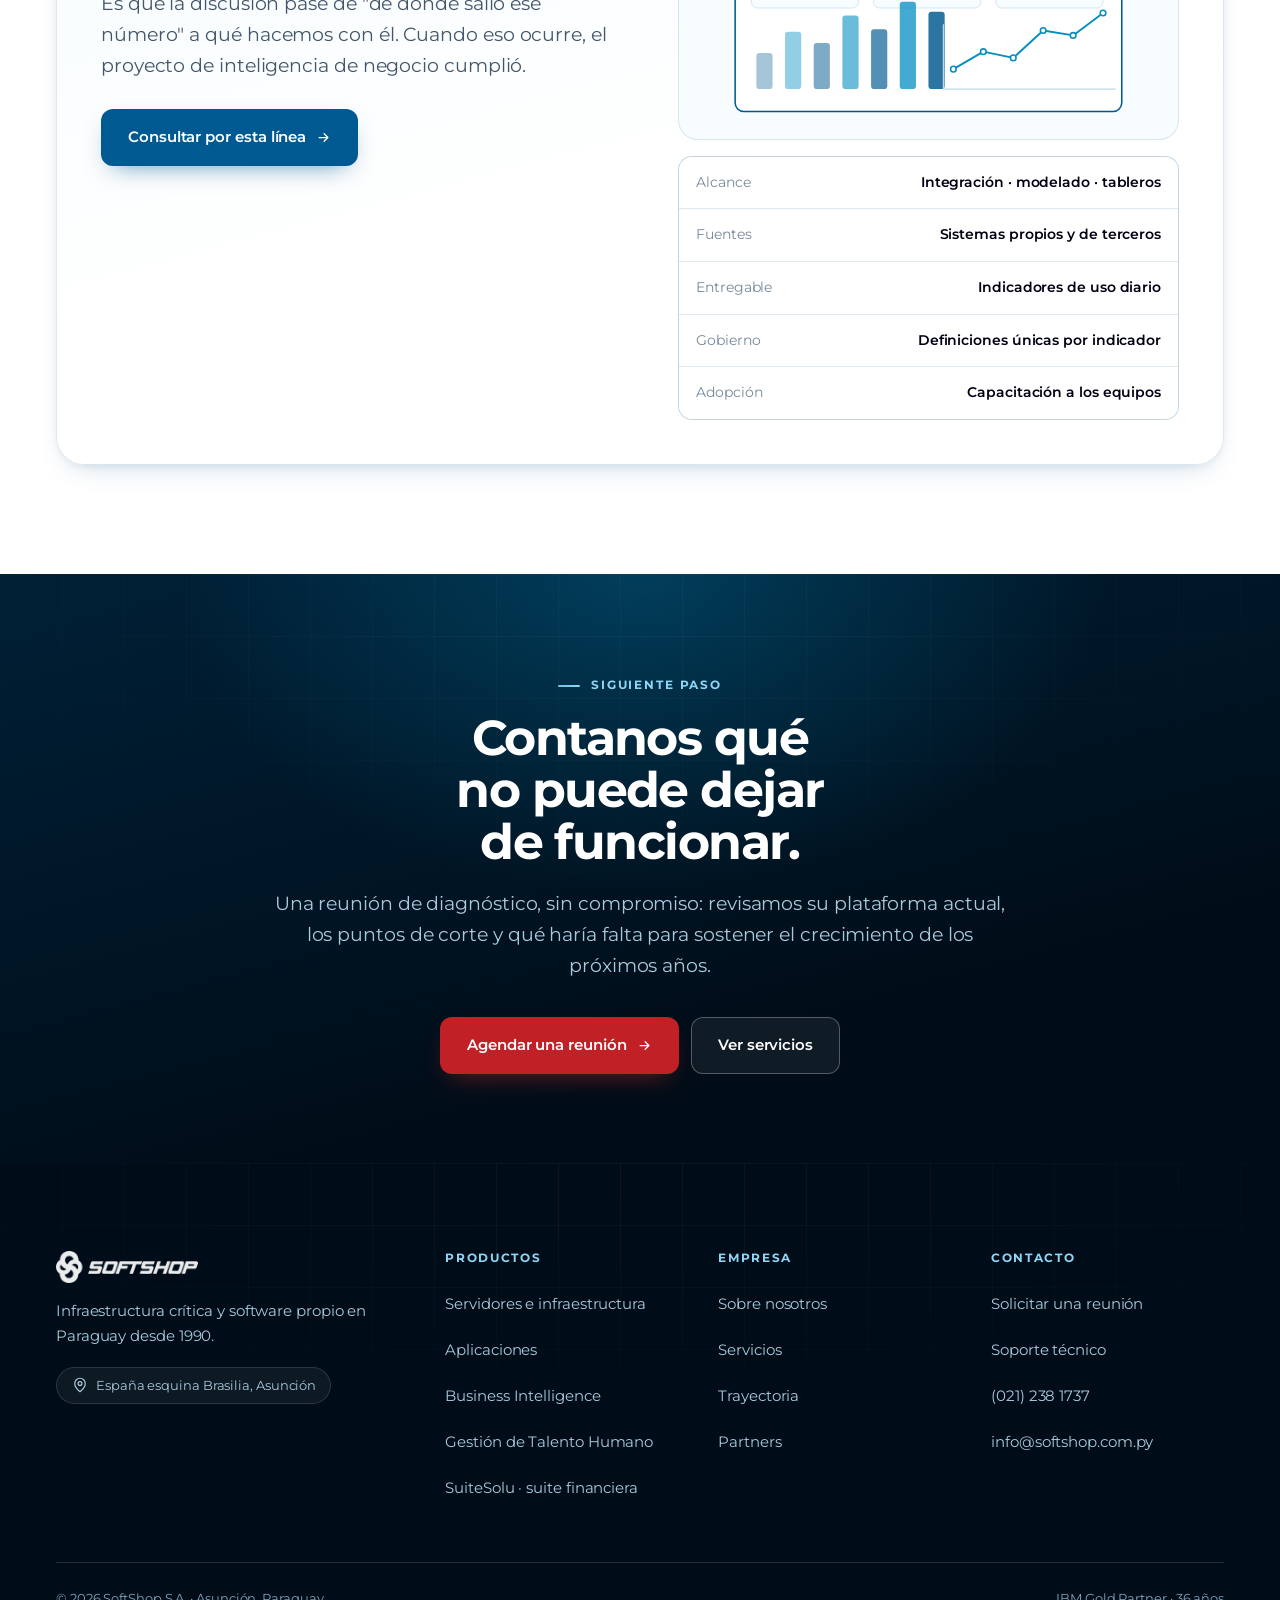
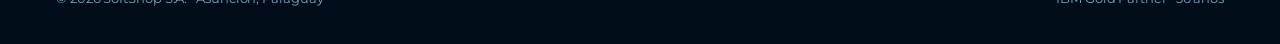
<file: productos-business-intelligence.html>
<!doctype html>
<html lang="es-PY">
<head>
<meta charset="utf-8">
<meta name="viewport" content="width=device-width, initial-scale=1">
<title>Business Intelligence · SoftShop</title>
<meta name="description" content="Integración de fuentes, modelado de datos, indicadores y tableros sobre la información que la empresa ya genera.">
<meta name="theme-color" content="#ffffff">
<meta name="robots" content="noindex, nofollow">
<link rel="icon" href="assets/img/icono.png">
<link rel="apple-touch-icon" href="assets/img/icono.png">
<meta property="og:title" content="Business Intelligence · SoftShop">
<meta property="og:description" content="Integración de fuentes, modelado de datos, indicadores y tableros sobre la información que la empresa ya genera.">
<meta property="og:type" content="website">
<link rel="preload" href="assets/fonts/montserrat-latin-700-normal.woff2" as="font" type="font/woff2" crossorigin>
<link rel="preload" href="assets/fonts/montserrat-latin-400-normal.woff2" as="font" type="font/woff2" crossorigin>
<link rel="stylesheet" href="assets/styles.css">
</head>
<body>
<a class="skip" href="#contenido">Ir al contenido</a>

<div class="progress"></div>

<header class="hdr">
  <div class="wrap">
    <a class="brand" href="index.html"><img src="assets/img/logo-softshop.png" alt="SoftShop" width="620" height="140"></a>
    <button class="nav-toggle" aria-label="Abrir menú" aria-expanded="false"><svg width="19" height="19" viewBox="0 0 24 24" fill="none" stroke="currentColor" stroke-width="1.8" stroke-linecap="round"><path d="M4 7h16M4 12h16M4 17h16"/></svg></button>
    <nav class="nav">
      <a href="nosotros.html">Nosotros</a>
        <a href="servicios.html">Servicios</a>
        <div class="nav-item">
        <button class="nav-btn" aria-expanded="false" aria-controls="menu-productos" aria-current="page">Productos <svg width="13" height="13" viewBox="0 0 24 24" fill="none" stroke="currentColor" stroke-width="2.4" stroke-linecap="round" stroke-linejoin="round" aria-hidden="true"><path d="M6 9l6 6 6-6"/></svg></button>
        <div class="drop" id="menu-productos" hidden>
          <div class="drop-grid">
            <a href="productos-servidores.html">
              <span class="drop-ico"><svg width="22" height="22" viewBox="0 0 24 24" fill="none" stroke="currentColor" stroke-width="1.6" stroke-linecap="round" stroke-linejoin="round"><rect x="3" y="3" width="18" height="7" rx="2"/><rect x="3" y="14" width="18" height="7" rx="2"/><path d="M7 6.5h.01M7 17.5h.01"/></svg></span>
              <span class="drop-tx"><b>Servidores e infraestructura</b><span>IBM Power, alta disponibilidad y capacidad por consumo</span></span>
            </a>
            <a href="productos-aplicaciones.html">
              <span class="drop-ico"><svg width="22" height="22" viewBox="0 0 24 24" fill="none" stroke="currentColor" stroke-width="1.6" stroke-linecap="round" stroke-linejoin="round"><path d="M9 17l-5-5 5-5M15 7l5 5-5 5"/></svg></span>
              <span class="drop-tx"><b>Aplicaciones</b><span>Desarrollo a medida y modernización de sistemas</span></span>
            </a>
            <a href="productos-business-intelligence.html" aria-current="page">
              <span class="drop-ico"><svg width="22" height="22" viewBox="0 0 24 24" fill="none" stroke="currentColor" stroke-width="1.6" stroke-linecap="round" stroke-linejoin="round"><path d="M4 20V10M10 20V4M16 20v-7M22 20H2"/></svg></span>
              <span class="drop-tx"><b>Business Intelligence</b><span>Integración de fuentes, indicadores y tableros</span></span>
            </a>
            <a href="productos-gestion-talento-humano.html">
              <span class="drop-ico"><svg width="22" height="22" viewBox="0 0 24 24" fill="none" stroke="currentColor" stroke-width="1.6" stroke-linecap="round" stroke-linejoin="round"><circle cx="9" cy="8" r="3.2"/><path d="M3 20a6 6 0 0112 0"/><path d="M16 5.2a3.2 3.2 0 010 5.6M17.5 20a6 6 0 00-2-4.5"/></svg></span>
              <span class="drop-tx"><b>Gestión de Talento Humano</b><span>Liquidación de haberes y gestión de personas</span></span>
            </a>
            <a href="productos-suitesolu.html">
              <span class="drop-ico"><svg width="22" height="22" viewBox="0 0 24 24" fill="none" stroke="currentColor" stroke-width="1.6" stroke-linecap="round" stroke-linejoin="round"><rect x="4" y="10" width="16" height="11" rx="2"/><path d="M8 10V7a4 4 0 018 0v3"/></svg></span>
              <span class="drop-tx"><b>SuiteSolu · suite financiera</b><span>Bancos, cooperativas, financieras y casas de bolsa</span></span>
            </a>
          </div>
          <a class="drop-foot" href="productos.html">Ver las cinco líneas <svg width="15" height="15" viewBox="0 0 24 24" fill="none" stroke="currentColor" stroke-width="2" stroke-linecap="round" stroke-linejoin="round"><path d="M5 12h13M13 6l6 6-6 6"/></svg></a>
        </div>
      </div>
        <a href="contacto.html">Contacto</a>
      <a class="btn btn-a" href="contacto.html">Hablemos <svg width="15" height="15" viewBox="0 0 24 24" fill="none" stroke="currentColor" stroke-width="2" stroke-linecap="round" stroke-linejoin="round"><path d="M5 12h13M13 6l6 6-6 6"/></svg></a>
    </nav>
  </div>
</header>

<main id="contenido">

<section class="page-head">
  <canvas class="bg-scene" data-scene="fondo" aria-hidden="true"></canvas>
  <div class="bg-fallback" aria-hidden="true"></div>
  <div class="wrap">
    <p class="crumbs"><a href="index.html">Inicio</a> / <a href="productos.html">Productos</a> / Business Intelligence</p>
    <span class="eyebrow"><span class="dot"></span>Software propio</span>
    
    <h1 class="split">Business Intelligence</h1>
    <p class="lead" style="margin-top:22px">Integración de fuentes, modelado de datos y construcción de tableros sobre la información que la empresa ya genera. El trabajo difícil casi nunca es el gráfico: es acordar qué significa cada número.</p>
  </div>
</section>
<section style="padding-top:0">
  <div class="wrap">
    <div class="sec-head rv" style="margin-bottom:34px">
      <span class="kicker">Qué incluye</span>
      <h2 style="font-size:clamp(1.6rem,2.8vw,2.2rem)">Lo que incluye Business Intelligence.</h2>
    </div>
    <div class="grid g-3">
      <article class="card b rv" style="--d:0ms">
        <div class="ico"><svg width="22" height="22" viewBox="0 0 24 24" fill="none" stroke="currentColor" stroke-width="1.6" stroke-linecap="round" stroke-linejoin="round"><path d="M12 3l9 5-9 5-9-5z"/><path d="M3 13l9 5 9-5"/></svg></div>
        <h3>Integración de fuentes</h3>
        <p>Consolidación de datos provenientes de sistemas propios y de terceros, incluidas las planillas que en la práctica sostienen decisiones.</p>
      </article>
      <article class="card b rv" style="--d:90ms">
        <div class="ico"><svg width="22" height="22" viewBox="0 0 24 24" fill="none" stroke="currentColor" stroke-width="1.6" stroke-linecap="round" stroke-linejoin="round"><path d="M4 20V10M10 20V4M16 20v-7M22 20H2"/></svg></div>
        <h3>Modelado e indicadores</h3>
        <p>Definición única por indicador, documentada y acordada, para que dos áreas no lleguen a la reunión con dos cifras distintas.</p>
      </article>
      <article class="card b rv" style="--d:180ms">
        <div class="ico"><svg width="22" height="22" viewBox="0 0 24 24" fill="none" stroke="currentColor" stroke-width="1.6" stroke-linecap="round" stroke-linejoin="round"><path d="M20 11a8 8 0 10-2.3 6.3"/><path d="M20 5v6h-6"/></svg></div>
        <h3>Actualización confiable</h3>
        <p>Procesos de carga con control de errores: un tablero desactualizado hace más daño que no tener tablero.</p>
      </article>
      <article class="card b rv" style="--d:0ms">
        <div class="ico"><svg width="22" height="22" viewBox="0 0 24 24" fill="none" stroke="currentColor" stroke-width="1.6" stroke-linecap="round" stroke-linejoin="round"><circle cx="9" cy="8" r="3.2"/><path d="M3 20a6 6 0 0112 0"/><path d="M16 5.2a3.2 3.2 0 010 5.6M17.5 20a6 6 0 00-2-4.5"/></svg></div>
        <h3>Adopción</h3>
        <p>Capacitación de quienes van a usar los tableros y ajuste sobre el uso real durante las primeras semanas.</p>
      </article>
      <article class="card b rv" style="--d:90ms">
        <div class="ico"><svg width="22" height="22" viewBox="0 0 24 24" fill="none" stroke="currentColor" stroke-width="1.6" stroke-linecap="round" stroke-linejoin="round"><rect x="4" y="10" width="16" height="11" rx="2"/><path d="M8 10V7a4 4 0 018 0v3"/></svg></div>
        <h3>Permisos por rol</h3>
        <p>Visibilidad segmentada según quién mira: dirección, jefatura y operación no necesitan ver lo mismo.</p>
      </article>
      <article class="card b rv" style="--d:180ms">
        <div class="ico"><svg width="22" height="22" viewBox="0 0 24 24" fill="none" stroke="currentColor" stroke-width="1.6" stroke-linecap="round" stroke-linejoin="round"><path d="M4 4.5A2.5 2.5 0 016.5 2H20v16H6.5A2.5 2.5 0 004 20.5z"/><path d="M4 20.5A2.5 2.5 0 016.5 18H20v4H6.5A2.5 2.5 0 014 19.5"/></svg></div>
        <h3>Gobierno del dato</h3>
        <p>Reglas escritas sobre origen, responsable y frecuencia de cada indicador, para que el modelo sobreviva a los cambios de equipo.</p>
      </article>
    </div>
  </div>
</section>

<section>
  <div class="wrap">
    <div class="panel-inner rv">
      <div>
        <span class="kicker">En resumen</span>
        <h2 style="font-size:clamp(1.5rem,2.6vw,2.1rem)">El objetivo no es el tablero.</h2>
        <p class="lead" style="margin-top:16px">Es que la discusión pase de "de dónde salió ese número" a qué hacemos con él. Cuando eso ocurre, el proyecto de inteligencia de negocio cumplió.</p>
        <a class="btn btn-b" href="contacto.html" style="margin-top:8px">Consultar por esta línea <svg width="15" height="15" viewBox="0 0 24 24" fill="none" stroke="currentColor" stroke-width="2" stroke-linecap="round" stroke-linejoin="round"><path d="M5 12h13M13 6l6 6-6 6"/></svg></a>
      </div>
      <div>
        <div class="art"><svg viewBox="0 0 800 380" role="img" aria-label="Tablero de indicadores con barras y tendencia" xmlns="http://www.w3.org/2000/svg"><title>Tablero de indicadores con barras y tendencia</title><rect x="90" y="46" width="620" height="290" rx="14" fill="#FFFFFF" stroke="#005A91" stroke-width="2.5"/><path d="M90 88 H710" stroke="#BBD9EA" stroke-width="2"/><circle cx="116" cy="67" r="5" fill="#BBD9EA"/><circle cx="134" cy="67" r="5" fill="#BBD9EA"/><circle cx="152" cy="67" r="5" fill="#BBD9EA"/><rect x="116" y="108" width="172" height="62" rx="10" fill="#F7FCFE" stroke="#BBD9EA"/><rect x="130" y="124" width="58" height="8" rx="4" fill="#BBD9EA"/><rect x="130" y="140" width="92" height="14" rx="5" fill="#005A91" opacity=".85"/><rect x="312" y="108" width="172" height="62" rx="10" fill="#F7FCFE" stroke="#BBD9EA"/><rect x="326" y="124" width="58" height="8" rx="4" fill="#BBD9EA"/><rect x="326" y="140" width="92" height="14" rx="5" fill="#048EC2" opacity=".85"/><rect x="508" y="108" width="172" height="62" rx="10" fill="#F7FCFE" stroke="#BBD9EA"/><rect x="522" y="124" width="58" height="8" rx="4" fill="#BBD9EA"/><rect x="522" y="140" width="92" height="14" rx="5" fill="#005A91" opacity=".85"/><rect x="124" y="242" width="26" height="58" rx="5" fill="#005A91" opacity="0.35"/><rect x="170" y="208" width="26" height="92" rx="5" fill="#048EC2" opacity="0.43"/><rect x="216" y="226" width="26" height="74" rx="5" fill="#005A91" opacity="0.51"/><rect x="262" y="182" width="26" height="118" rx="5" fill="#048EC2" opacity="0.59"/><rect x="308" y="204" width="26" height="96" rx="5" fill="#005A91" opacity="0.6699999999999999"/><rect x="354" y="160" width="26" height="140" rx="5" fill="#048EC2" opacity="0.75"/><rect x="400" y="176" width="26" height="124" rx="5" fill="#005A91" opacity="0.83"/><path d="M440 268 L488 240 L536 250 L584 206 L632 214 L680 178" fill="none" stroke="#048EC2" stroke-width="3" stroke-linecap="round" stroke-linejoin="round"/><circle cx="440" cy="268" r="4.5" fill="#FFFFFF" stroke="#048EC2" stroke-width="2.5"/><circle cx="488" cy="240" r="4.5" fill="#FFFFFF" stroke="#048EC2" stroke-width="2.5"/><circle cx="536" cy="250" r="4.5" fill="#FFFFFF" stroke="#048EC2" stroke-width="2.5"/><circle cx="584" cy="206" r="4.5" fill="#FFFFFF" stroke="#048EC2" stroke-width="2.5"/><circle cx="632" cy="214" r="4.5" fill="#FFFFFF" stroke="#048EC2" stroke-width="2.5"/><circle cx="680" cy="178" r="4.5" fill="#FFFFFF" stroke="#048EC2" stroke-width="2.5"/><path d="M424 300 H700 M424 300 V196" stroke="#BBD9EA" stroke-width="2"/></svg></div>
        <div class="spec" style="margin-top:16px">
          <div><span>Alcance</span><span>Integración · modelado · tableros</span></div>
          <div><span>Fuentes</span><span>Sistemas propios y de terceros</span></div>
          <div><span>Entregable</span><span>Indicadores de uso diario</span></div>
          <div><span>Gobierno</span><span>Definiciones únicas por indicador</span></div>
          <div><span>Adopción</span><span>Capacitación a los equipos</span></div>
        </div>
      </div>
    </div>
  </div>
</section>


<section class="cta-band on-dark">
  <div class="wrap">
    <span class="kicker rv">Siguiente paso</span>
    <h2 class="rv" style="--d:70ms">Contanos qué no puede dejar de funcionar.</h2>
    <p class="lead rv" style="--d:140ms">Una reunión de diagnóstico, sin compromiso: revisamos su plataforma actual, los puntos de corte y qué haría falta para sostener el crecimiento de los próximos años.</p>
    <div class="row rv" style="--d:210ms">
      <a class="btn btn-a" href="contacto.html">Agendar una reunión <svg width="15" height="15" viewBox="0 0 24 24" fill="none" stroke="currentColor" stroke-width="2" stroke-linecap="round" stroke-linejoin="round"><path d="M5 12h13M13 6l6 6-6 6"/></svg></a>
      <a class="btn btn-ghost" href="servicios.html">Ver servicios</a>
    </div>
  </div>
</section>

</main>

<footer class="ftr on-dark">
  <div class="wrap">
    <div class="ftr-grid">
      <div>
        <a class="brand" href="index.html"><img src="assets/img/logo-softshop.png" alt="SoftShop" width="620" height="140"></a>
        <p style="margin-top:16px;max-width:32ch;font-size:.93rem">
          Infraestructura crítica y software propio en Paraguay desde 1990.
        </p>
        <p class="pill-row" style="margin-top:18px">
          <span class="pill"><svg width="18" height="18" viewBox="0 0 24 24" fill="none" stroke="currentColor" stroke-width="1.6" stroke-linecap="round" stroke-linejoin="round"><path d="M12 21s7-5.6 7-11a7 7 0 10-14 0c0 5.4 7 11 7 11z"/><circle cx="12" cy="10" r="2.6"/></svg> España esquina Brasilia, Asunción</span>
        </p>
      </div>
      <div>
        <h3>Productos</h3>
        <ul>
          <li><a href="productos-servidores.html">Servidores e infraestructura</a></li>
          <li><a href="productos-aplicaciones.html">Aplicaciones</a></li>
          <li><a href="productos-business-intelligence.html">Business Intelligence</a></li>
          <li><a href="productos-gestion-talento-humano.html">Gestión de Talento Humano</a></li>
          <li><a href="productos-suitesolu.html">SuiteSolu · suite financiera</a></li>
        </ul>
      </div>
      <div>
        <h3>Empresa</h3>
        <ul>
          <li><a href="nosotros.html">Sobre nosotros</a></li>
          <li><a href="servicios.html">Servicios</a></li>
          <li><a href="nosotros.html">Trayectoria</a></li>
          <li><a href="index.html#partners">Partners</a></li>
        </ul>
      </div>
      <div>
        <h3>Contacto</h3>
        <ul>
          <li><a href="contacto.html">Solicitar una reunión</a></li>
          <li><a href="contacto.html#soporte">Soporte técnico</a></li>
          <li><a href="tel:+595212381737">(021) 238 1737</a></li>
          <li><a href="mailto:info@softshop.com.py">info@softshop.com.py</a></li>
        </ul>
      </div>
    </div>
    <div class="ftr-bottom">
      <span>© 2026 SoftShop S.A. · Asunción, Paraguay</span>
      <span>IBM Gold Partner · 36 años</span>
    </div>
  </div>
</footer>

<script src="assets/site.js" defer></script>
</body>
</html>
</file>
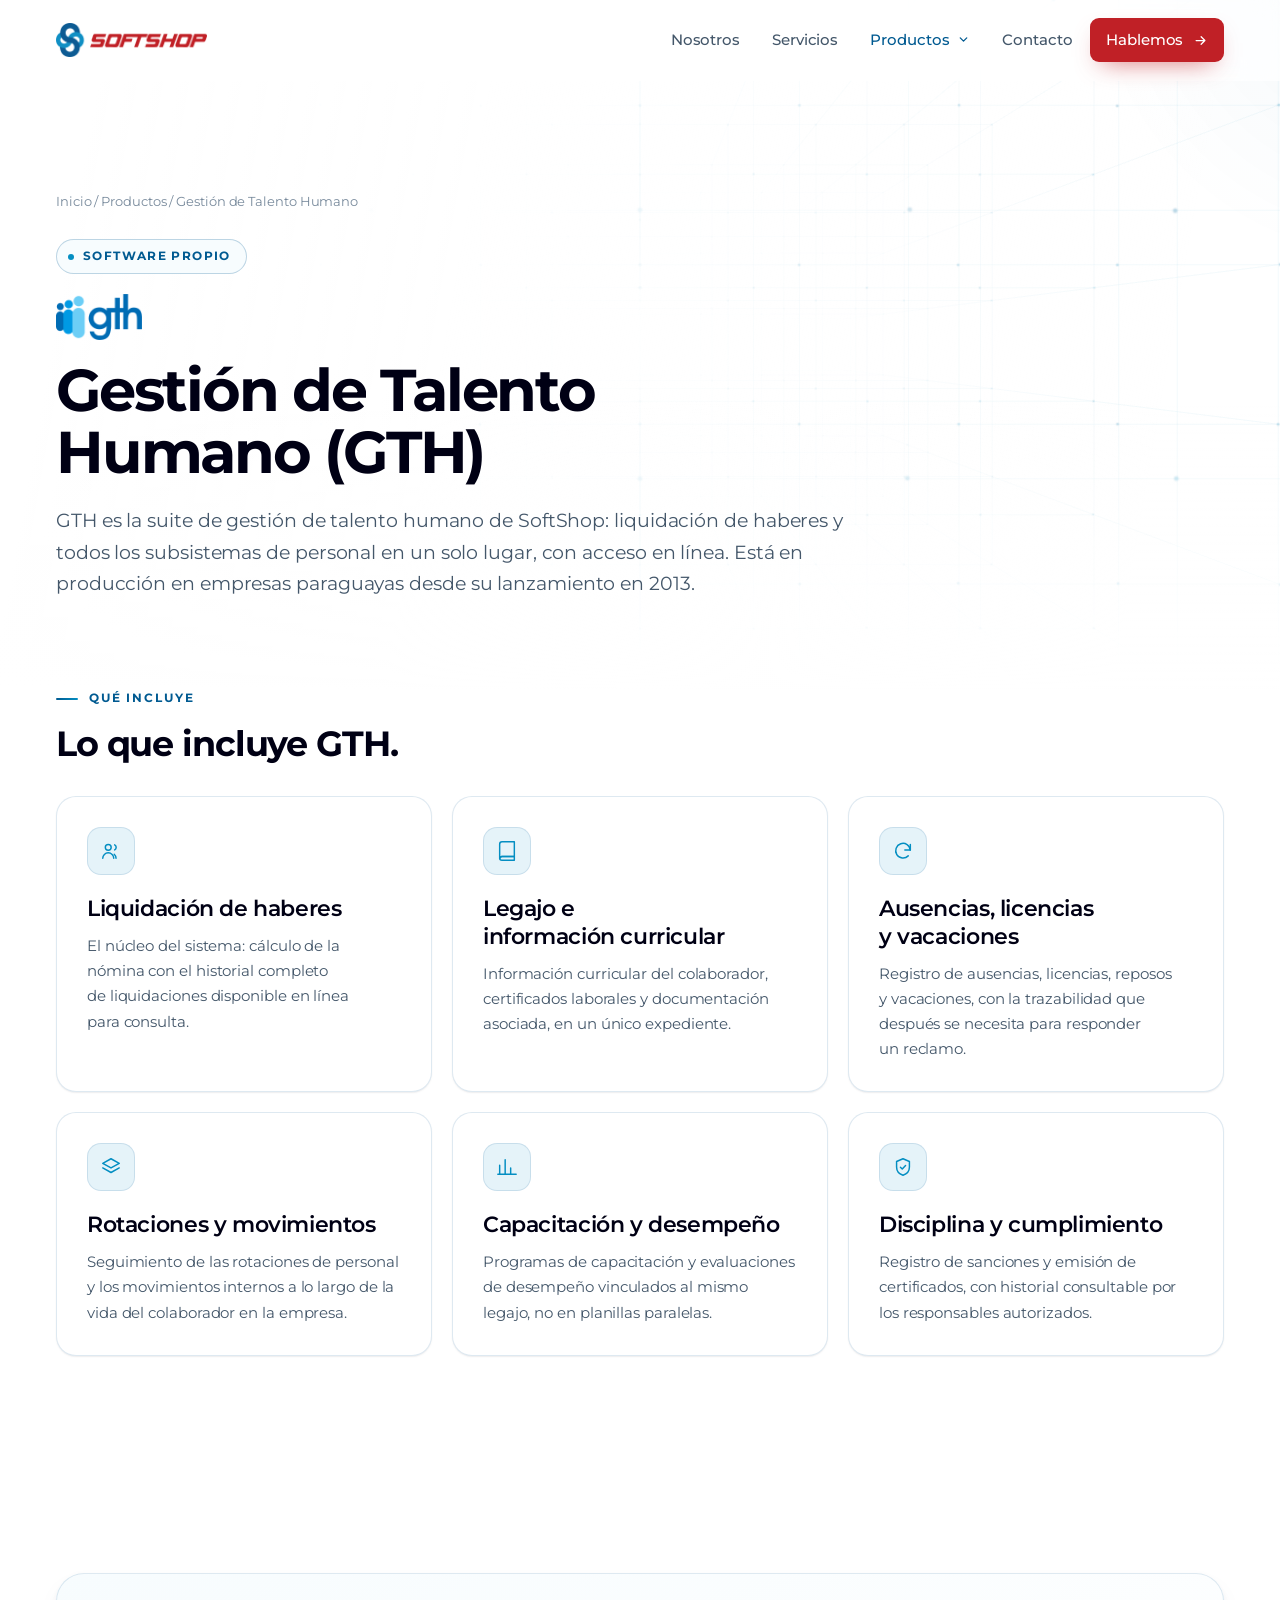
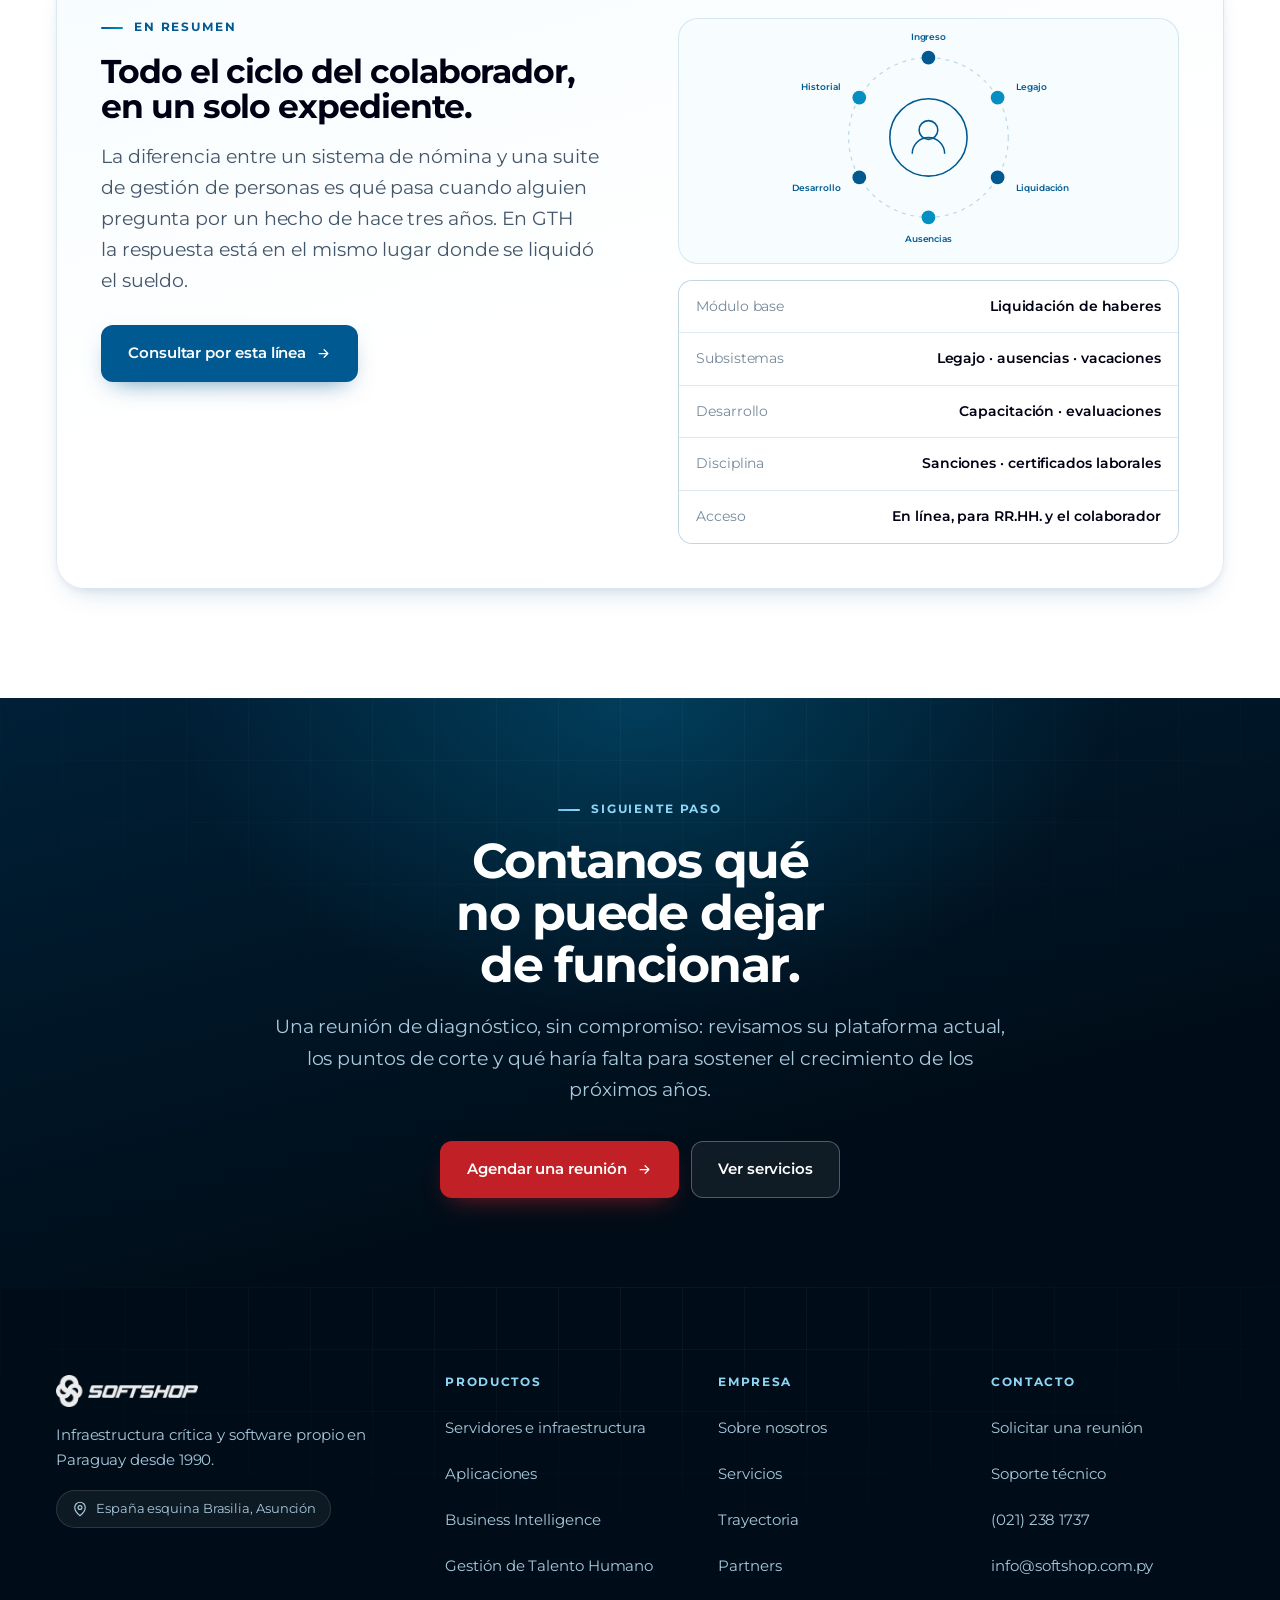
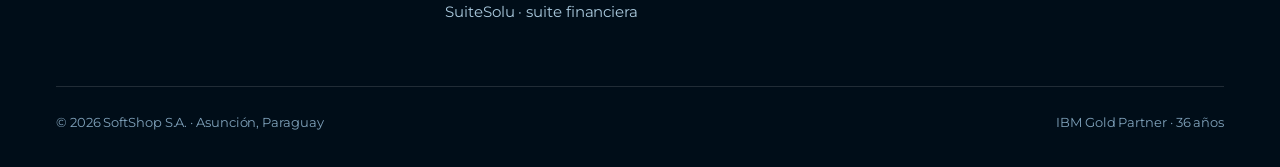
<file: productos-gestion-talento-humano.html>
<!doctype html>
<html lang="es-PY">
<head>
<meta charset="utf-8">
<meta name="viewport" content="width=device-width, initial-scale=1">
<title>GTH · Gestión de Talento Humano · SoftShop</title>
<meta name="description" content="Liquidación de haberes, legajo, ausencias, licencias, vacaciones, capacitación, evaluaciones de desempeño y sanciones, accesibles en línea.">
<meta name="theme-color" content="#ffffff">
<meta name="robots" content="noindex, nofollow">
<link rel="icon" href="assets/img/icono.png">
<link rel="apple-touch-icon" href="assets/img/icono.png">
<meta property="og:title" content="GTH · Gestión de Talento Humano · SoftShop">
<meta property="og:description" content="Liquidación de haberes, legajo, ausencias, licencias, vacaciones, capacitación, evaluaciones de desempeño y sanciones, accesibles en línea.">
<meta property="og:type" content="website">
<link rel="preload" href="assets/fonts/montserrat-latin-700-normal.woff2" as="font" type="font/woff2" crossorigin>
<link rel="preload" href="assets/fonts/montserrat-latin-400-normal.woff2" as="font" type="font/woff2" crossorigin>
<link rel="stylesheet" href="assets/styles.css">
</head>
<body>
<a class="skip" href="#contenido">Ir al contenido</a>

<div class="progress"></div>

<header class="hdr">
  <div class="wrap">
    <a class="brand" href="index.html"><img src="assets/img/logo-softshop.png" alt="SoftShop" width="620" height="140"></a>
    <button class="nav-toggle" aria-label="Abrir menú" aria-expanded="false"><svg width="19" height="19" viewBox="0 0 24 24" fill="none" stroke="currentColor" stroke-width="1.8" stroke-linecap="round"><path d="M4 7h16M4 12h16M4 17h16"/></svg></button>
    <nav class="nav">
      <a href="nosotros.html">Nosotros</a>
        <a href="servicios.html">Servicios</a>
        <div class="nav-item">
        <button class="nav-btn" aria-expanded="false" aria-controls="menu-productos" aria-current="page">Productos <svg width="13" height="13" viewBox="0 0 24 24" fill="none" stroke="currentColor" stroke-width="2.4" stroke-linecap="round" stroke-linejoin="round" aria-hidden="true"><path d="M6 9l6 6 6-6"/></svg></button>
        <div class="drop" id="menu-productos" hidden>
          <div class="drop-grid">
            <a href="productos-servidores.html">
              <span class="drop-ico"><svg width="22" height="22" viewBox="0 0 24 24" fill="none" stroke="currentColor" stroke-width="1.6" stroke-linecap="round" stroke-linejoin="round"><rect x="3" y="3" width="18" height="7" rx="2"/><rect x="3" y="14" width="18" height="7" rx="2"/><path d="M7 6.5h.01M7 17.5h.01"/></svg></span>
              <span class="drop-tx"><b>Servidores e infraestructura</b><span>IBM Power, alta disponibilidad y capacidad por consumo</span></span>
            </a>
            <a href="productos-aplicaciones.html">
              <span class="drop-ico"><svg width="22" height="22" viewBox="0 0 24 24" fill="none" stroke="currentColor" stroke-width="1.6" stroke-linecap="round" stroke-linejoin="round"><path d="M9 17l-5-5 5-5M15 7l5 5-5 5"/></svg></span>
              <span class="drop-tx"><b>Aplicaciones</b><span>Desarrollo a medida y modernización de sistemas</span></span>
            </a>
            <a href="productos-business-intelligence.html">
              <span class="drop-ico"><svg width="22" height="22" viewBox="0 0 24 24" fill="none" stroke="currentColor" stroke-width="1.6" stroke-linecap="round" stroke-linejoin="round"><path d="M4 20V10M10 20V4M16 20v-7M22 20H2"/></svg></span>
              <span class="drop-tx"><b>Business Intelligence</b><span>Integración de fuentes, indicadores y tableros</span></span>
            </a>
            <a href="productos-gestion-talento-humano.html" aria-current="page">
              <span class="drop-ico"><svg width="22" height="22" viewBox="0 0 24 24" fill="none" stroke="currentColor" stroke-width="1.6" stroke-linecap="round" stroke-linejoin="round"><circle cx="9" cy="8" r="3.2"/><path d="M3 20a6 6 0 0112 0"/><path d="M16 5.2a3.2 3.2 0 010 5.6M17.5 20a6 6 0 00-2-4.5"/></svg></span>
              <span class="drop-tx"><b>Gestión de Talento Humano</b><span>Liquidación de haberes y gestión de personas</span></span>
            </a>
            <a href="productos-suitesolu.html">
              <span class="drop-ico"><svg width="22" height="22" viewBox="0 0 24 24" fill="none" stroke="currentColor" stroke-width="1.6" stroke-linecap="round" stroke-linejoin="round"><rect x="4" y="10" width="16" height="11" rx="2"/><path d="M8 10V7a4 4 0 018 0v3"/></svg></span>
              <span class="drop-tx"><b>SuiteSolu · suite financiera</b><span>Bancos, cooperativas, financieras y casas de bolsa</span></span>
            </a>
          </div>
          <a class="drop-foot" href="productos.html">Ver las cinco líneas <svg width="15" height="15" viewBox="0 0 24 24" fill="none" stroke="currentColor" stroke-width="2" stroke-linecap="round" stroke-linejoin="round"><path d="M5 12h13M13 6l6 6-6 6"/></svg></a>
        </div>
      </div>
        <a href="contacto.html">Contacto</a>
      <a class="btn btn-a" href="contacto.html">Hablemos <svg width="15" height="15" viewBox="0 0 24 24" fill="none" stroke="currentColor" stroke-width="2" stroke-linecap="round" stroke-linejoin="round"><path d="M5 12h13M13 6l6 6-6 6"/></svg></a>
    </nav>
  </div>
</header>

<main id="contenido">

<section class="page-head">
  <canvas class="bg-scene" data-scene="fondo" aria-hidden="true"></canvas>
  <div class="bg-fallback" aria-hidden="true"></div>
  <div class="wrap">
    <p class="crumbs"><a href="index.html">Inicio</a> / <a href="productos.html">Productos</a> / Gestión de Talento Humano</p>
    <span class="eyebrow"><span class="dot"></span>Software propio</span>
    <div class="head-logo"><img src="assets/img/logo-gth.png" alt="Gestión de Talento Humano (GTH)" width="376" height="200" loading="lazy" decoding="async"></div>
    <h1 class="split">Gestión de Talento Humano (GTH)</h1>
    <p class="lead" style="margin-top:22px">GTH es la suite de gestión de talento humano de SoftShop: liquidación de haberes y todos los subsistemas de personal en un solo lugar, con acceso en línea. Está en producción en empresas paraguayas desde su lanzamiento en 2013.</p>
  </div>
</section>
<section style="padding-top:0">
  <div class="wrap">
    <div class="sec-head rv" style="margin-bottom:34px">
      <span class="kicker">Qué incluye</span>
      <h2 style="font-size:clamp(1.6rem,2.8vw,2.2rem)">Lo que incluye GTH.</h2>
    </div>
    <div class="grid g-3">
      <article class="card b rv" style="--d:0ms">
        <div class="ico"><svg width="22" height="22" viewBox="0 0 24 24" fill="none" stroke="currentColor" stroke-width="1.6" stroke-linecap="round" stroke-linejoin="round"><circle cx="9" cy="8" r="3.2"/><path d="M3 20a6 6 0 0112 0"/><path d="M16 5.2a3.2 3.2 0 010 5.6M17.5 20a6 6 0 00-2-4.5"/></svg></div>
        <h3>Liquidación de haberes</h3>
        <p>El núcleo del sistema: cálculo de la nómina con el historial completo de liquidaciones disponible en línea para consulta.</p>
      </article>
      <article class="card b rv" style="--d:90ms">
        <div class="ico"><svg width="22" height="22" viewBox="0 0 24 24" fill="none" stroke="currentColor" stroke-width="1.6" stroke-linecap="round" stroke-linejoin="round"><path d="M4 4.5A2.5 2.5 0 016.5 2H20v16H6.5A2.5 2.5 0 004 20.5z"/><path d="M4 20.5A2.5 2.5 0 016.5 18H20v4H6.5A2.5 2.5 0 014 19.5"/></svg></div>
        <h3>Legajo e información curricular</h3>
        <p>Información curricular del colaborador, certificados laborales y documentación asociada, en un único expediente.</p>
      </article>
      <article class="card b rv" style="--d:180ms">
        <div class="ico"><svg width="22" height="22" viewBox="0 0 24 24" fill="none" stroke="currentColor" stroke-width="1.6" stroke-linecap="round" stroke-linejoin="round"><path d="M20 11a8 8 0 10-2.3 6.3"/><path d="M20 5v6h-6"/></svg></div>
        <h3>Ausencias, licencias y vacaciones</h3>
        <p>Registro de ausencias, licencias, reposos y vacaciones, con la trazabilidad que después se necesita para responder un reclamo.</p>
      </article>
      <article class="card b rv" style="--d:0ms">
        <div class="ico"><svg width="22" height="22" viewBox="0 0 24 24" fill="none" stroke="currentColor" stroke-width="1.6" stroke-linecap="round" stroke-linejoin="round"><path d="M12 3l9 5-9 5-9-5z"/><path d="M3 13l9 5 9-5"/></svg></div>
        <h3>Rotaciones y movimientos</h3>
        <p>Seguimiento de las rotaciones de personal y los movimientos internos a lo largo de la vida del colaborador en la empresa.</p>
      </article>
      <article class="card b rv" style="--d:90ms">
        <div class="ico"><svg width="22" height="22" viewBox="0 0 24 24" fill="none" stroke="currentColor" stroke-width="1.6" stroke-linecap="round" stroke-linejoin="round"><path d="M4 20V10M10 20V4M16 20v-7M22 20H2"/></svg></div>
        <h3>Capacitación y desempeño</h3>
        <p>Programas de capacitación y evaluaciones de desempeño vinculados al mismo legajo, no en planillas paralelas.</p>
      </article>
      <article class="card b rv" style="--d:180ms">
        <div class="ico"><svg width="22" height="22" viewBox="0 0 24 24" fill="none" stroke="currentColor" stroke-width="1.6" stroke-linecap="round" stroke-linejoin="round"><path d="M12 3l7 3v6c0 4.5-3 7.7-7 9-4-1.3-7-4.5-7-9V6z"/><path d="M9.2 12.2l2 2 3.6-3.8"/></svg></div>
        <h3>Disciplina y cumplimiento</h3>
        <p>Registro de sanciones y emisión de certificados, con historial consultable por los responsables autorizados.</p>
      </article>
    </div>
  </div>
</section>

<section>
  <div class="wrap">
    <div class="panel-inner rv">
      <div>
        <span class="kicker">En resumen</span>
        <h2 style="font-size:clamp(1.5rem,2.6vw,2.1rem)">Todo el ciclo del colaborador, en un solo expediente.</h2>
        <p class="lead" style="margin-top:16px">La diferencia entre un sistema de nómina y una suite de gestión de personas es qué pasa cuando alguien pregunta por un hecho de hace tres años. En GTH la respuesta está en el mismo lugar donde se liquidó el sueldo.</p>
        <a class="btn btn-b" href="contacto.html" style="margin-top:8px">Consultar por esta línea <svg width="15" height="15" viewBox="0 0 24 24" fill="none" stroke="currentColor" stroke-width="2" stroke-linecap="round" stroke-linejoin="round"><path d="M5 12h13M13 6l6 6-6 6"/></svg></a>
      </div>
      <div>
        <div class="art"><svg viewBox="0 0 800 390" role="img" aria-label="Ciclo del colaborador dentro de la empresa" xmlns="http://www.w3.org/2000/svg"><title>Ciclo del colaborador dentro de la empresa</title><circle cx="400" cy="190" r="128" fill="none" stroke="#BBD9EA" stroke-width="2" stroke-dasharray="6 8"/><circle cx="400" cy="190" r="62" fill="#F7FCFE" stroke="#005A91" stroke-width="2.5"/><circle cx="400" cy="178" r="15" fill="none" stroke="#005A91" stroke-width="2.5"/><path d="M374 216 a26 26 0 0 1 52 0" fill="none" stroke="#005A91" stroke-width="2.5"/><circle cx="400.0" cy="62.0" r="11" fill="#005A91"/><text x="400.0" y="33.0" text-anchor="middle" font-family="Montserrat, sans-serif" font-size="15" font-weight="600" fill="#005A91">Ingreso</text><circle cx="510.9" cy="126.0" r="11" fill="#048EC2"/><text x="540.3" y="114.0" text-anchor="start" font-family="Montserrat, sans-serif" font-size="15" font-weight="600" fill="#005A91">Legajo</text><circle cx="510.9" cy="254.0" r="11" fill="#005A91"/><text x="540.3" y="276.0" text-anchor="start" font-family="Montserrat, sans-serif" font-size="15" font-weight="600" fill="#005A91">Liquidación</text><circle cx="400.0" cy="318.0" r="11" fill="#048EC2"/><text x="400.0" y="357.0" text-anchor="middle" font-family="Montserrat, sans-serif" font-size="15" font-weight="600" fill="#005A91">Ausencias</text><circle cx="289.1" cy="254.0" r="11" fill="#005A91"/><text x="259.7" y="276.0" text-anchor="end" font-family="Montserrat, sans-serif" font-size="15" font-weight="600" fill="#005A91">Desarrollo</text><circle cx="289.1" cy="126.0" r="11" fill="#048EC2"/><text x="259.7" y="114.0" text-anchor="end" font-family="Montserrat, sans-serif" font-size="15" font-weight="600" fill="#005A91">Historial</text></svg></div>
        <div class="spec" style="margin-top:16px">
          <div><span>Módulo base</span><span>Liquidación de haberes</span></div>
          <div><span>Subsistemas</span><span>Legajo · ausencias · vacaciones</span></div>
          <div><span>Desarrollo</span><span>Capacitación · evaluaciones</span></div>
          <div><span>Disciplina</span><span>Sanciones · certificados laborales</span></div>
          <div><span>Acceso</span><span>En línea, para RR.HH. y el colaborador</span></div>
        </div>
      </div>
    </div>
  </div>
</section>


<section class="cta-band on-dark">
  <div class="wrap">
    <span class="kicker rv">Siguiente paso</span>
    <h2 class="rv" style="--d:70ms">Contanos qué no puede dejar de funcionar.</h2>
    <p class="lead rv" style="--d:140ms">Una reunión de diagnóstico, sin compromiso: revisamos su plataforma actual, los puntos de corte y qué haría falta para sostener el crecimiento de los próximos años.</p>
    <div class="row rv" style="--d:210ms">
      <a class="btn btn-a" href="contacto.html">Agendar una reunión <svg width="15" height="15" viewBox="0 0 24 24" fill="none" stroke="currentColor" stroke-width="2" stroke-linecap="round" stroke-linejoin="round"><path d="M5 12h13M13 6l6 6-6 6"/></svg></a>
      <a class="btn btn-ghost" href="servicios.html">Ver servicios</a>
    </div>
  </div>
</section>

</main>

<footer class="ftr on-dark">
  <div class="wrap">
    <div class="ftr-grid">
      <div>
        <a class="brand" href="index.html"><img src="assets/img/logo-softshop.png" alt="SoftShop" width="620" height="140"></a>
        <p style="margin-top:16px;max-width:32ch;font-size:.93rem">
          Infraestructura crítica y software propio en Paraguay desde 1990.
        </p>
        <p class="pill-row" style="margin-top:18px">
          <span class="pill"><svg width="18" height="18" viewBox="0 0 24 24" fill="none" stroke="currentColor" stroke-width="1.6" stroke-linecap="round" stroke-linejoin="round"><path d="M12 21s7-5.6 7-11a7 7 0 10-14 0c0 5.4 7 11 7 11z"/><circle cx="12" cy="10" r="2.6"/></svg> España esquina Brasilia, Asunción</span>
        </p>
      </div>
      <div>
        <h3>Productos</h3>
        <ul>
          <li><a href="productos-servidores.html">Servidores e infraestructura</a></li>
          <li><a href="productos-aplicaciones.html">Aplicaciones</a></li>
          <li><a href="productos-business-intelligence.html">Business Intelligence</a></li>
          <li><a href="productos-gestion-talento-humano.html">Gestión de Talento Humano</a></li>
          <li><a href="productos-suitesolu.html">SuiteSolu · suite financiera</a></li>
        </ul>
      </div>
      <div>
        <h3>Empresa</h3>
        <ul>
          <li><a href="nosotros.html">Sobre nosotros</a></li>
          <li><a href="servicios.html">Servicios</a></li>
          <li><a href="nosotros.html">Trayectoria</a></li>
          <li><a href="index.html#partners">Partners</a></li>
        </ul>
      </div>
      <div>
        <h3>Contacto</h3>
        <ul>
          <li><a href="contacto.html">Solicitar una reunión</a></li>
          <li><a href="contacto.html#soporte">Soporte técnico</a></li>
          <li><a href="tel:+595212381737">(021) 238 1737</a></li>
          <li><a href="mailto:info@softshop.com.py">info@softshop.com.py</a></li>
        </ul>
      </div>
    </div>
    <div class="ftr-bottom">
      <span>© 2026 SoftShop S.A. · Asunción, Paraguay</span>
      <span>IBM Gold Partner · 36 años</span>
    </div>
  </div>
</footer>

<script src="assets/site.js" defer></script>
</body>
</html>
</file>
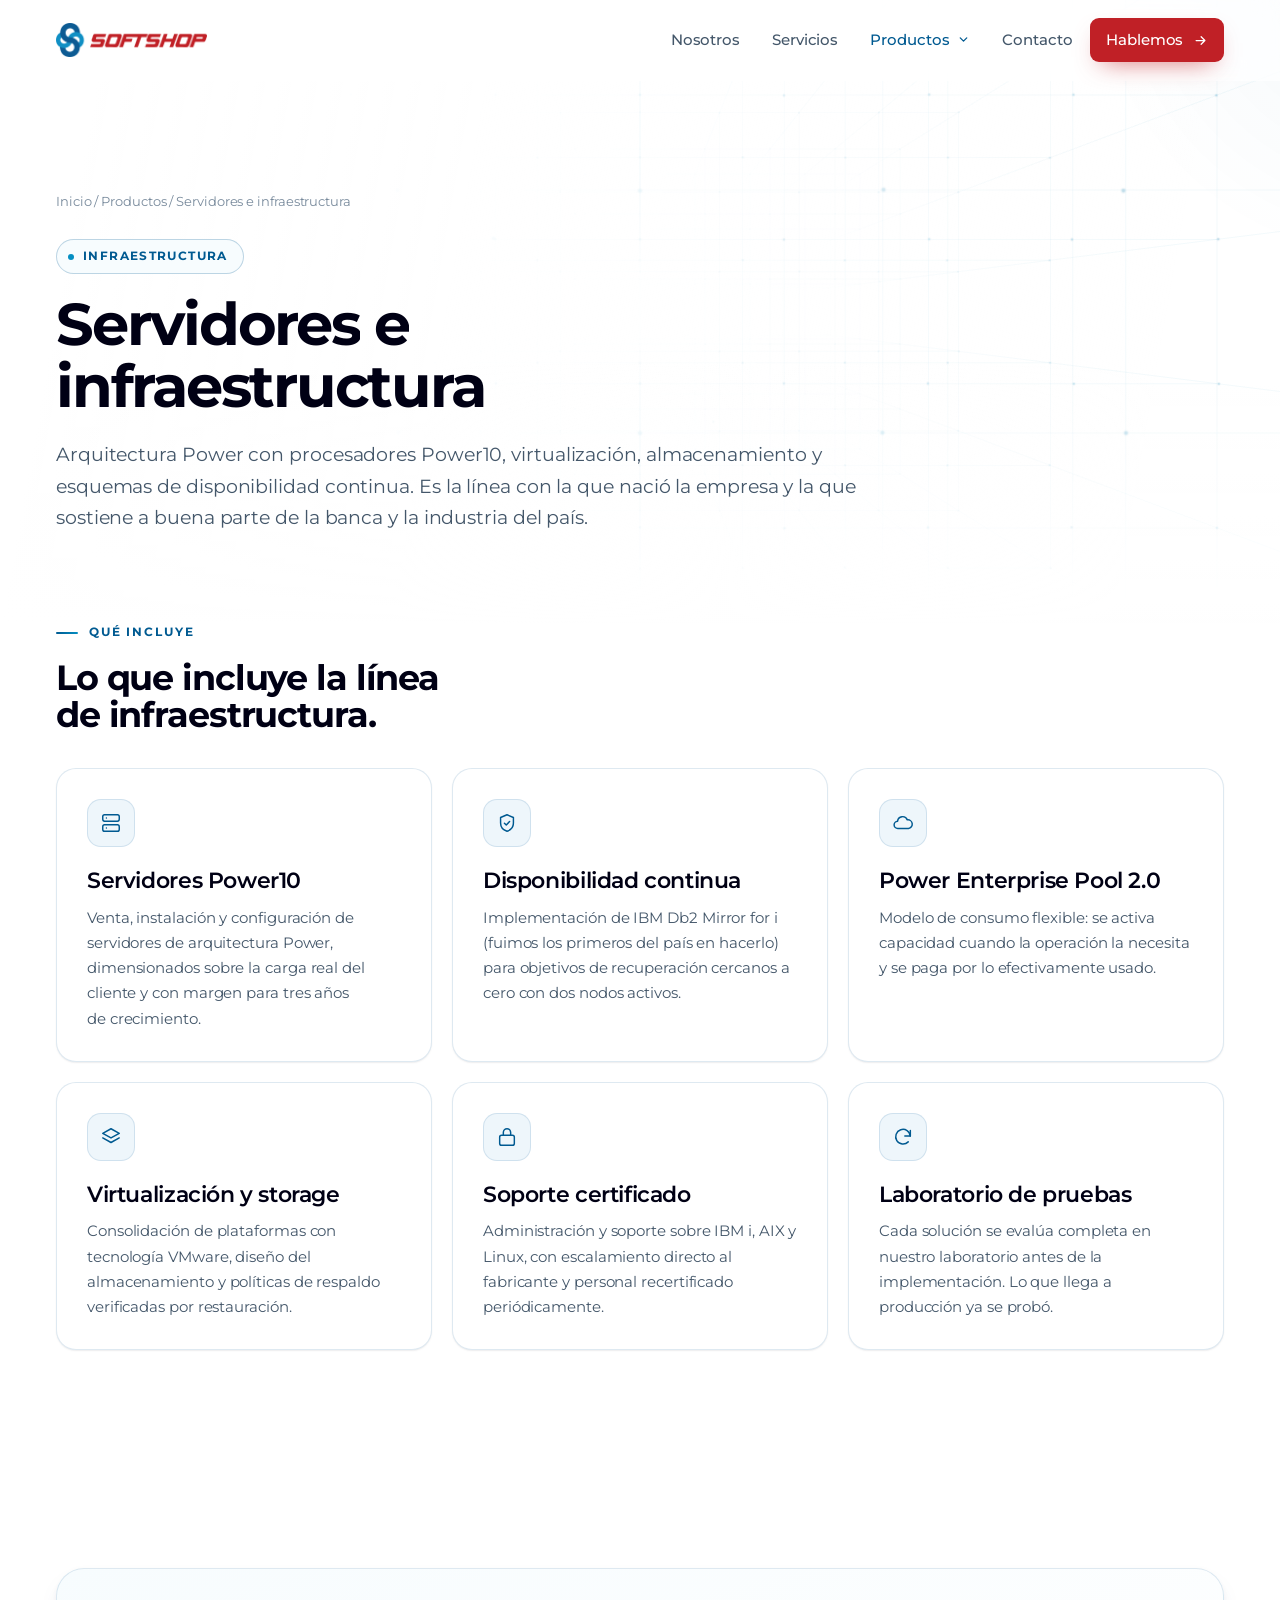
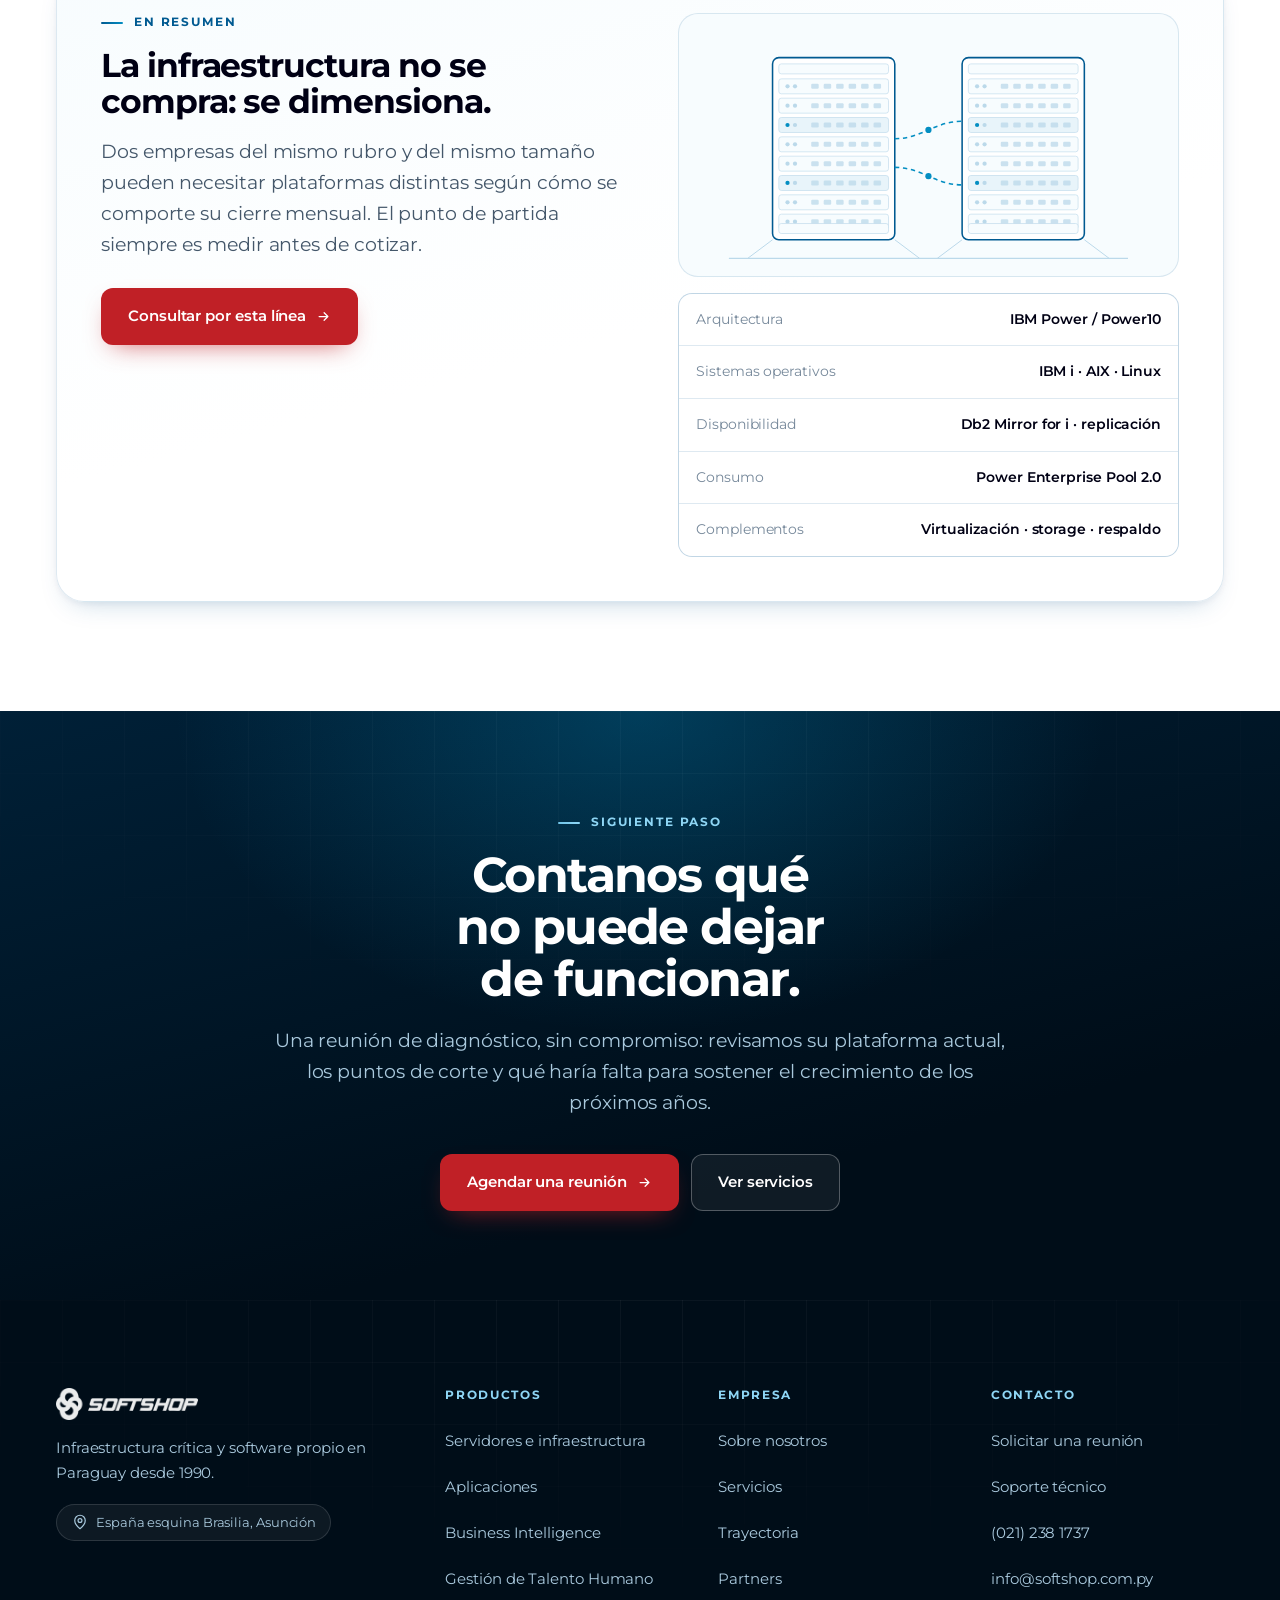
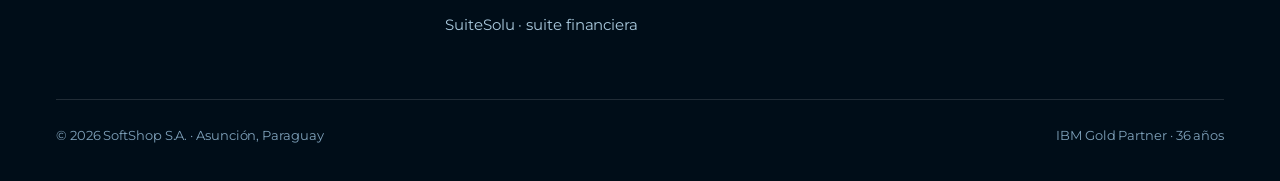
<file: productos-servidores.html>
<!doctype html>
<html lang="es-PY">
<head>
<meta charset="utf-8">
<meta name="viewport" content="width=device-width, initial-scale=1">
<title>Servidores e infraestructura · SoftShop</title>
<meta name="description" content="Servidores IBM Power10, Db2 Mirror for i, Power Enterprise Pool 2.0, virtualización y almacenamiento con soporte certificado en Paraguay.">
<meta name="theme-color" content="#ffffff">
<meta name="robots" content="noindex, nofollow">
<link rel="icon" href="assets/img/icono.png">
<link rel="apple-touch-icon" href="assets/img/icono.png">
<meta property="og:title" content="Servidores e infraestructura · SoftShop">
<meta property="og:description" content="Servidores IBM Power10, Db2 Mirror for i, Power Enterprise Pool 2.0, virtualización y almacenamiento con soporte certificado en Paraguay.">
<meta property="og:type" content="website">
<link rel="preload" href="assets/fonts/montserrat-latin-700-normal.woff2" as="font" type="font/woff2" crossorigin>
<link rel="preload" href="assets/fonts/montserrat-latin-400-normal.woff2" as="font" type="font/woff2" crossorigin>
<link rel="stylesheet" href="assets/styles.css">
</head>
<body>
<a class="skip" href="#contenido">Ir al contenido</a>

<div class="progress"></div>

<header class="hdr">
  <div class="wrap">
    <a class="brand" href="index.html"><img src="assets/img/logo-softshop.png" alt="SoftShop" width="620" height="140"></a>
    <button class="nav-toggle" aria-label="Abrir menú" aria-expanded="false"><svg width="19" height="19" viewBox="0 0 24 24" fill="none" stroke="currentColor" stroke-width="1.8" stroke-linecap="round"><path d="M4 7h16M4 12h16M4 17h16"/></svg></button>
    <nav class="nav">
      <a href="nosotros.html">Nosotros</a>
        <a href="servicios.html">Servicios</a>
        <div class="nav-item">
        <button class="nav-btn" aria-expanded="false" aria-controls="menu-productos" aria-current="page">Productos <svg width="13" height="13" viewBox="0 0 24 24" fill="none" stroke="currentColor" stroke-width="2.4" stroke-linecap="round" stroke-linejoin="round" aria-hidden="true"><path d="M6 9l6 6 6-6"/></svg></button>
        <div class="drop" id="menu-productos" hidden>
          <div class="drop-grid">
            <a href="productos-servidores.html" aria-current="page">
              <span class="drop-ico"><svg width="22" height="22" viewBox="0 0 24 24" fill="none" stroke="currentColor" stroke-width="1.6" stroke-linecap="round" stroke-linejoin="round"><rect x="3" y="3" width="18" height="7" rx="2"/><rect x="3" y="14" width="18" height="7" rx="2"/><path d="M7 6.5h.01M7 17.5h.01"/></svg></span>
              <span class="drop-tx"><b>Servidores e infraestructura</b><span>IBM Power, alta disponibilidad y capacidad por consumo</span></span>
            </a>
            <a href="productos-aplicaciones.html">
              <span class="drop-ico"><svg width="22" height="22" viewBox="0 0 24 24" fill="none" stroke="currentColor" stroke-width="1.6" stroke-linecap="round" stroke-linejoin="round"><path d="M9 17l-5-5 5-5M15 7l5 5-5 5"/></svg></span>
              <span class="drop-tx"><b>Aplicaciones</b><span>Desarrollo a medida y modernización de sistemas</span></span>
            </a>
            <a href="productos-business-intelligence.html">
              <span class="drop-ico"><svg width="22" height="22" viewBox="0 0 24 24" fill="none" stroke="currentColor" stroke-width="1.6" stroke-linecap="round" stroke-linejoin="round"><path d="M4 20V10M10 20V4M16 20v-7M22 20H2"/></svg></span>
              <span class="drop-tx"><b>Business Intelligence</b><span>Integración de fuentes, indicadores y tableros</span></span>
            </a>
            <a href="productos-gestion-talento-humano.html">
              <span class="drop-ico"><svg width="22" height="22" viewBox="0 0 24 24" fill="none" stroke="currentColor" stroke-width="1.6" stroke-linecap="round" stroke-linejoin="round"><circle cx="9" cy="8" r="3.2"/><path d="M3 20a6 6 0 0112 0"/><path d="M16 5.2a3.2 3.2 0 010 5.6M17.5 20a6 6 0 00-2-4.5"/></svg></span>
              <span class="drop-tx"><b>Gestión de Talento Humano</b><span>Liquidación de haberes y gestión de personas</span></span>
            </a>
            <a href="productos-suitesolu.html">
              <span class="drop-ico"><svg width="22" height="22" viewBox="0 0 24 24" fill="none" stroke="currentColor" stroke-width="1.6" stroke-linecap="round" stroke-linejoin="round"><rect x="4" y="10" width="16" height="11" rx="2"/><path d="M8 10V7a4 4 0 018 0v3"/></svg></span>
              <span class="drop-tx"><b>SuiteSolu · suite financiera</b><span>Bancos, cooperativas, financieras y casas de bolsa</span></span>
            </a>
          </div>
          <a class="drop-foot" href="productos.html">Ver las cinco líneas <svg width="15" height="15" viewBox="0 0 24 24" fill="none" stroke="currentColor" stroke-width="2" stroke-linecap="round" stroke-linejoin="round"><path d="M5 12h13M13 6l6 6-6 6"/></svg></a>
        </div>
      </div>
        <a href="contacto.html">Contacto</a>
      <a class="btn btn-a" href="contacto.html">Hablemos <svg width="15" height="15" viewBox="0 0 24 24" fill="none" stroke="currentColor" stroke-width="2" stroke-linecap="round" stroke-linejoin="round"><path d="M5 12h13M13 6l6 6-6 6"/></svg></a>
    </nav>
  </div>
</header>

<main id="contenido">

<section class="page-head">
  <canvas class="bg-scene" data-scene="fondo" aria-hidden="true"></canvas>
  <div class="bg-fallback" aria-hidden="true"></div>
  <div class="wrap">
    <p class="crumbs"><a href="index.html">Inicio</a> / <a href="productos.html">Productos</a> / Servidores e infraestructura</p>
    <span class="eyebrow"><span class="dot"></span>Infraestructura</span>
    
    <h1 class="split">Servidores e infraestructura</h1>
    <p class="lead" style="margin-top:22px">Arquitectura Power con procesadores Power10, virtualización, almacenamiento y esquemas de disponibilidad continua. Es la línea con la que nació la empresa y la que sostiene a buena parte de la banca y la industria del país.</p>
  </div>
</section>
<section style="padding-top:0">
  <div class="wrap">
    <div class="sec-head rv" style="margin-bottom:34px">
      <span class="kicker">Qué incluye</span>
      <h2 style="font-size:clamp(1.6rem,2.8vw,2.2rem)">Lo que incluye la línea de infraestructura.</h2>
    </div>
    <div class="grid g-3">
      <article class="card rv" style="--d:0ms">
        <div class="ico"><svg width="22" height="22" viewBox="0 0 24 24" fill="none" stroke="currentColor" stroke-width="1.6" stroke-linecap="round" stroke-linejoin="round"><rect x="3" y="3" width="18" height="7" rx="2"/><rect x="3" y="14" width="18" height="7" rx="2"/><path d="M7 6.5h.01M7 17.5h.01"/></svg></div>
        <h3>Servidores Power10</h3>
        <p>Venta, instalación y configuración de servidores de arquitectura Power, dimensionados sobre la carga real del cliente y con margen para tres años de crecimiento.</p>
      </article>
      <article class="card rv" style="--d:90ms">
        <div class="ico"><svg width="22" height="22" viewBox="0 0 24 24" fill="none" stroke="currentColor" stroke-width="1.6" stroke-linecap="round" stroke-linejoin="round"><path d="M12 3l7 3v6c0 4.5-3 7.7-7 9-4-1.3-7-4.5-7-9V6z"/><path d="M9.2 12.2l2 2 3.6-3.8"/></svg></div>
        <h3>Disponibilidad continua</h3>
        <p>Implementación de IBM Db2 Mirror for i (fuimos los primeros del país en hacerlo) para objetivos de recuperación cercanos a cero con dos nodos activos.</p>
      </article>
      <article class="card rv" style="--d:180ms">
        <div class="ico"><svg width="22" height="22" viewBox="0 0 24 24" fill="none" stroke="currentColor" stroke-width="1.6" stroke-linecap="round" stroke-linejoin="round"><path d="M6.5 18a4 4 0 01-.4-8 5.5 5.5 0 0110.6-1.4A3.8 3.8 0 0118 18z"/></svg></div>
        <h3>Power Enterprise Pool 2.0</h3>
        <p>Modelo de consumo flexible: se activa capacidad cuando la operación la necesita y se paga por lo efectivamente usado.</p>
      </article>
      <article class="card rv" style="--d:0ms">
        <div class="ico"><svg width="22" height="22" viewBox="0 0 24 24" fill="none" stroke="currentColor" stroke-width="1.6" stroke-linecap="round" stroke-linejoin="round"><path d="M12 3l9 5-9 5-9-5z"/><path d="M3 13l9 5 9-5"/></svg></div>
        <h3>Virtualización y storage</h3>
        <p>Consolidación de plataformas con tecnología VMware, diseño del almacenamiento y políticas de respaldo verificadas por restauración.</p>
      </article>
      <article class="card rv" style="--d:90ms">
        <div class="ico"><svg width="22" height="22" viewBox="0 0 24 24" fill="none" stroke="currentColor" stroke-width="1.6" stroke-linecap="round" stroke-linejoin="round"><rect x="4" y="10" width="16" height="11" rx="2"/><path d="M8 10V7a4 4 0 018 0v3"/></svg></div>
        <h3>Soporte certificado</h3>
        <p>Administración y soporte sobre IBM i, AIX y Linux, con escalamiento directo al fabricante y personal recertificado periódicamente.</p>
      </article>
      <article class="card rv" style="--d:180ms">
        <div class="ico"><svg width="22" height="22" viewBox="0 0 24 24" fill="none" stroke="currentColor" stroke-width="1.6" stroke-linecap="round" stroke-linejoin="round"><path d="M20 11a8 8 0 10-2.3 6.3"/><path d="M20 5v6h-6"/></svg></div>
        <h3>Laboratorio de pruebas</h3>
        <p>Cada solución se evalúa completa en nuestro laboratorio antes de la implementación. Lo que llega a producción ya se probó.</p>
      </article>
    </div>
  </div>
</section>

<section>
  <div class="wrap">
    <div class="panel-inner rv">
      <div>
        <span class="kicker">En resumen</span>
        <h2 style="font-size:clamp(1.5rem,2.6vw,2.1rem)">La infraestructura no se compra: se dimensiona.</h2>
        <p class="lead" style="margin-top:16px">Dos empresas del mismo rubro y del mismo tamaño pueden necesitar plataformas distintas según cómo se comporte su cierre mensual. El punto de partida siempre es medir antes de cotizar.</p>
        <a class="btn btn-a" href="contacto.html" style="margin-top:8px">Consultar por esta línea <svg width="15" height="15" viewBox="0 0 24 24" fill="none" stroke="currentColor" stroke-width="2" stroke-linecap="round" stroke-linejoin="round"><path d="M5 12h13M13 6l6 6-6 6"/></svg></a>
      </div>
      <div>
        <div class="art"><svg viewBox="0 0 800 420" role="img" aria-label="Gabinetes de servidores conectados en alta disponibilidad" xmlns="http://www.w3.org/2000/svg"><title>Gabinetes de servidores conectados en alta disponibilidad</title><rect x="150" y="70" width="196" height="292" rx="10" fill="#FFFFFF" stroke="#005A91" stroke-width="2.5"/><rect x="160" y="80" width="176" height="16" rx="4" fill="#F7FCFE" stroke="#BBD9EA"/><rect x="160" y="104" width="176" height="24" rx="4" fill="#F7FCFE" stroke="#BBD9EA"/><circle cx="174" cy="116" r="3.4" fill="#BBD9EA"/><circle cx="186" cy="116" r="3.4" fill="#BBD9EA"/><rect x="212" y="112" width="12" height="8" rx="2" fill="#BBD9EA" opacity=".75"/><rect x="232" y="112" width="12" height="8" rx="2" fill="#BBD9EA" opacity=".75"/><rect x="252" y="112" width="12" height="8" rx="2" fill="#BBD9EA" opacity=".75"/><rect x="272" y="112" width="12" height="8" rx="2" fill="#BBD9EA" opacity=".75"/><rect x="292" y="112" width="12" height="8" rx="2" fill="#BBD9EA" opacity=".75"/><rect x="312" y="112" width="12" height="8" rx="2" fill="#BBD9EA" opacity=".75"/><rect x="160" y="135" width="176" height="24" rx="4" fill="#F7FCFE" stroke="#BBD9EA"/><circle cx="174" cy="147" r="3.4" fill="#BBD9EA"/><circle cx="186" cy="147" r="3.4" fill="#BBD9EA"/><rect x="212" y="143" width="12" height="8" rx="2" fill="#BBD9EA" opacity=".75"/><rect x="232" y="143" width="12" height="8" rx="2" fill="#BBD9EA" opacity=".75"/><rect x="252" y="143" width="12" height="8" rx="2" fill="#BBD9EA" opacity=".75"/><rect x="272" y="143" width="12" height="8" rx="2" fill="#BBD9EA" opacity=".75"/><rect x="292" y="143" width="12" height="8" rx="2" fill="#BBD9EA" opacity=".75"/><rect x="312" y="143" width="12" height="8" rx="2" fill="#BBD9EA" opacity=".75"/><rect x="160" y="166" width="176" height="24" rx="4" fill="#E8F4FA" stroke="#BBD9EA"/><circle cx="174" cy="178" r="3.4" fill="#048EC2"/><circle cx="186" cy="178" r="3.4" fill="#BBD9EA"/><rect x="212" y="174" width="12" height="8" rx="2" fill="#BBD9EA" opacity=".75"/><rect x="232" y="174" width="12" height="8" rx="2" fill="#BBD9EA" opacity=".75"/><rect x="252" y="174" width="12" height="8" rx="2" fill="#BBD9EA" opacity=".75"/><rect x="272" y="174" width="12" height="8" rx="2" fill="#BBD9EA" opacity=".75"/><rect x="292" y="174" width="12" height="8" rx="2" fill="#BBD9EA" opacity=".75"/><rect x="312" y="174" width="12" height="8" rx="2" fill="#BBD9EA" opacity=".75"/><rect x="160" y="197" width="176" height="24" rx="4" fill="#F7FCFE" stroke="#BBD9EA"/><circle cx="174" cy="209" r="3.4" fill="#BBD9EA"/><circle cx="186" cy="209" r="3.4" fill="#BBD9EA"/><rect x="212" y="205" width="12" height="8" rx="2" fill="#BBD9EA" opacity=".75"/><rect x="232" y="205" width="12" height="8" rx="2" fill="#BBD9EA" opacity=".75"/><rect x="252" y="205" width="12" height="8" rx="2" fill="#BBD9EA" opacity=".75"/><rect x="272" y="205" width="12" height="8" rx="2" fill="#BBD9EA" opacity=".75"/><rect x="292" y="205" width="12" height="8" rx="2" fill="#BBD9EA" opacity=".75"/><rect x="312" y="205" width="12" height="8" rx="2" fill="#BBD9EA" opacity=".75"/><rect x="160" y="228" width="176" height="24" rx="4" fill="#F7FCFE" stroke="#BBD9EA"/><circle cx="174" cy="240" r="3.4" fill="#BBD9EA"/><circle cx="186" cy="240" r="3.4" fill="#BBD9EA"/><rect x="212" y="236" width="12" height="8" rx="2" fill="#BBD9EA" opacity=".75"/><rect x="232" y="236" width="12" height="8" rx="2" fill="#BBD9EA" opacity=".75"/><rect x="252" y="236" width="12" height="8" rx="2" fill="#BBD9EA" opacity=".75"/><rect x="272" y="236" width="12" height="8" rx="2" fill="#BBD9EA" opacity=".75"/><rect x="292" y="236" width="12" height="8" rx="2" fill="#BBD9EA" opacity=".75"/><rect x="312" y="236" width="12" height="8" rx="2" fill="#BBD9EA" opacity=".75"/><rect x="160" y="259" width="176" height="24" rx="4" fill="#E8F4FA" stroke="#BBD9EA"/><circle cx="174" cy="271" r="3.4" fill="#048EC2"/><circle cx="186" cy="271" r="3.4" fill="#BBD9EA"/><rect x="212" y="267" width="12" height="8" rx="2" fill="#BBD9EA" opacity=".75"/><rect x="232" y="267" width="12" height="8" rx="2" fill="#BBD9EA" opacity=".75"/><rect x="252" y="267" width="12" height="8" rx="2" fill="#BBD9EA" opacity=".75"/><rect x="272" y="267" width="12" height="8" rx="2" fill="#BBD9EA" opacity=".75"/><rect x="292" y="267" width="12" height="8" rx="2" fill="#BBD9EA" opacity=".75"/><rect x="312" y="267" width="12" height="8" rx="2" fill="#BBD9EA" opacity=".75"/><rect x="160" y="290" width="176" height="24" rx="4" fill="#F7FCFE" stroke="#BBD9EA"/><circle cx="174" cy="302" r="3.4" fill="#BBD9EA"/><circle cx="186" cy="302" r="3.4" fill="#BBD9EA"/><rect x="212" y="298" width="12" height="8" rx="2" fill="#BBD9EA" opacity=".75"/><rect x="232" y="298" width="12" height="8" rx="2" fill="#BBD9EA" opacity=".75"/><rect x="252" y="298" width="12" height="8" rx="2" fill="#BBD9EA" opacity=".75"/><rect x="272" y="298" width="12" height="8" rx="2" fill="#BBD9EA" opacity=".75"/><rect x="292" y="298" width="12" height="8" rx="2" fill="#BBD9EA" opacity=".75"/><rect x="312" y="298" width="12" height="8" rx="2" fill="#BBD9EA" opacity=".75"/><rect x="160" y="321" width="176" height="24" rx="4" fill="#F7FCFE" stroke="#BBD9EA"/><circle cx="174" cy="333" r="3.4" fill="#BBD9EA"/><circle cx="186" cy="333" r="3.4" fill="#BBD9EA"/><rect x="212" y="329" width="12" height="8" rx="2" fill="#BBD9EA" opacity=".75"/><rect x="232" y="329" width="12" height="8" rx="2" fill="#BBD9EA" opacity=".75"/><rect x="252" y="329" width="12" height="8" rx="2" fill="#BBD9EA" opacity=".75"/><rect x="272" y="329" width="12" height="8" rx="2" fill="#BBD9EA" opacity=".75"/><rect x="292" y="329" width="12" height="8" rx="2" fill="#BBD9EA" opacity=".75"/><rect x="312" y="329" width="12" height="8" rx="2" fill="#BBD9EA" opacity=".75"/><rect x="160" y="336" width="176" height="16" rx="4" fill="#F7FCFE" stroke="#BBD9EA"/><rect x="454" y="70" width="196" height="292" rx="10" fill="#FFFFFF" stroke="#005A91" stroke-width="2.5"/><rect x="464" y="80" width="176" height="16" rx="4" fill="#F7FCFE" stroke="#BBD9EA"/><rect x="464" y="104" width="176" height="24" rx="4" fill="#F7FCFE" stroke="#BBD9EA"/><circle cx="478" cy="116" r="3.4" fill="#BBD9EA"/><circle cx="490" cy="116" r="3.4" fill="#BBD9EA"/><rect x="516" y="112" width="12" height="8" rx="2" fill="#BBD9EA" opacity=".75"/><rect x="536" y="112" width="12" height="8" rx="2" fill="#BBD9EA" opacity=".75"/><rect x="556" y="112" width="12" height="8" rx="2" fill="#BBD9EA" opacity=".75"/><rect x="576" y="112" width="12" height="8" rx="2" fill="#BBD9EA" opacity=".75"/><rect x="596" y="112" width="12" height="8" rx="2" fill="#BBD9EA" opacity=".75"/><rect x="616" y="112" width="12" height="8" rx="2" fill="#BBD9EA" opacity=".75"/><rect x="464" y="135" width="176" height="24" rx="4" fill="#F7FCFE" stroke="#BBD9EA"/><circle cx="478" cy="147" r="3.4" fill="#BBD9EA"/><circle cx="490" cy="147" r="3.4" fill="#BBD9EA"/><rect x="516" y="143" width="12" height="8" rx="2" fill="#BBD9EA" opacity=".75"/><rect x="536" y="143" width="12" height="8" rx="2" fill="#BBD9EA" opacity=".75"/><rect x="556" y="143" width="12" height="8" rx="2" fill="#BBD9EA" opacity=".75"/><rect x="576" y="143" width="12" height="8" rx="2" fill="#BBD9EA" opacity=".75"/><rect x="596" y="143" width="12" height="8" rx="2" fill="#BBD9EA" opacity=".75"/><rect x="616" y="143" width="12" height="8" rx="2" fill="#BBD9EA" opacity=".75"/><rect x="464" y="166" width="176" height="24" rx="4" fill="#E8F4FA" stroke="#BBD9EA"/><circle cx="478" cy="178" r="3.4" fill="#048EC2"/><circle cx="490" cy="178" r="3.4" fill="#BBD9EA"/><rect x="516" y="174" width="12" height="8" rx="2" fill="#BBD9EA" opacity=".75"/><rect x="536" y="174" width="12" height="8" rx="2" fill="#BBD9EA" opacity=".75"/><rect x="556" y="174" width="12" height="8" rx="2" fill="#BBD9EA" opacity=".75"/><rect x="576" y="174" width="12" height="8" rx="2" fill="#BBD9EA" opacity=".75"/><rect x="596" y="174" width="12" height="8" rx="2" fill="#BBD9EA" opacity=".75"/><rect x="616" y="174" width="12" height="8" rx="2" fill="#BBD9EA" opacity=".75"/><rect x="464" y="197" width="176" height="24" rx="4" fill="#F7FCFE" stroke="#BBD9EA"/><circle cx="478" cy="209" r="3.4" fill="#BBD9EA"/><circle cx="490" cy="209" r="3.4" fill="#BBD9EA"/><rect x="516" y="205" width="12" height="8" rx="2" fill="#BBD9EA" opacity=".75"/><rect x="536" y="205" width="12" height="8" rx="2" fill="#BBD9EA" opacity=".75"/><rect x="556" y="205" width="12" height="8" rx="2" fill="#BBD9EA" opacity=".75"/><rect x="576" y="205" width="12" height="8" rx="2" fill="#BBD9EA" opacity=".75"/><rect x="596" y="205" width="12" height="8" rx="2" fill="#BBD9EA" opacity=".75"/><rect x="616" y="205" width="12" height="8" rx="2" fill="#BBD9EA" opacity=".75"/><rect x="464" y="228" width="176" height="24" rx="4" fill="#F7FCFE" stroke="#BBD9EA"/><circle cx="478" cy="240" r="3.4" fill="#BBD9EA"/><circle cx="490" cy="240" r="3.4" fill="#BBD9EA"/><rect x="516" y="236" width="12" height="8" rx="2" fill="#BBD9EA" opacity=".75"/><rect x="536" y="236" width="12" height="8" rx="2" fill="#BBD9EA" opacity=".75"/><rect x="556" y="236" width="12" height="8" rx="2" fill="#BBD9EA" opacity=".75"/><rect x="576" y="236" width="12" height="8" rx="2" fill="#BBD9EA" opacity=".75"/><rect x="596" y="236" width="12" height="8" rx="2" fill="#BBD9EA" opacity=".75"/><rect x="616" y="236" width="12" height="8" rx="2" fill="#BBD9EA" opacity=".75"/><rect x="464" y="259" width="176" height="24" rx="4" fill="#E8F4FA" stroke="#BBD9EA"/><circle cx="478" cy="271" r="3.4" fill="#048EC2"/><circle cx="490" cy="271" r="3.4" fill="#BBD9EA"/><rect x="516" y="267" width="12" height="8" rx="2" fill="#BBD9EA" opacity=".75"/><rect x="536" y="267" width="12" height="8" rx="2" fill="#BBD9EA" opacity=".75"/><rect x="556" y="267" width="12" height="8" rx="2" fill="#BBD9EA" opacity=".75"/><rect x="576" y="267" width="12" height="8" rx="2" fill="#BBD9EA" opacity=".75"/><rect x="596" y="267" width="12" height="8" rx="2" fill="#BBD9EA" opacity=".75"/><rect x="616" y="267" width="12" height="8" rx="2" fill="#BBD9EA" opacity=".75"/><rect x="464" y="290" width="176" height="24" rx="4" fill="#F7FCFE" stroke="#BBD9EA"/><circle cx="478" cy="302" r="3.4" fill="#BBD9EA"/><circle cx="490" cy="302" r="3.4" fill="#BBD9EA"/><rect x="516" y="298" width="12" height="8" rx="2" fill="#BBD9EA" opacity=".75"/><rect x="536" y="298" width="12" height="8" rx="2" fill="#BBD9EA" opacity=".75"/><rect x="556" y="298" width="12" height="8" rx="2" fill="#BBD9EA" opacity=".75"/><rect x="576" y="298" width="12" height="8" rx="2" fill="#BBD9EA" opacity=".75"/><rect x="596" y="298" width="12" height="8" rx="2" fill="#BBD9EA" opacity=".75"/><rect x="616" y="298" width="12" height="8" rx="2" fill="#BBD9EA" opacity=".75"/><rect x="464" y="321" width="176" height="24" rx="4" fill="#F7FCFE" stroke="#BBD9EA"/><circle cx="478" cy="333" r="3.4" fill="#BBD9EA"/><circle cx="490" cy="333" r="3.4" fill="#BBD9EA"/><rect x="516" y="329" width="12" height="8" rx="2" fill="#BBD9EA" opacity=".75"/><rect x="536" y="329" width="12" height="8" rx="2" fill="#BBD9EA" opacity=".75"/><rect x="556" y="329" width="12" height="8" rx="2" fill="#BBD9EA" opacity=".75"/><rect x="576" y="329" width="12" height="8" rx="2" fill="#BBD9EA" opacity=".75"/><rect x="596" y="329" width="12" height="8" rx="2" fill="#BBD9EA" opacity=".75"/><rect x="616" y="329" width="12" height="8" rx="2" fill="#BBD9EA" opacity=".75"/><rect x="464" y="336" width="176" height="16" rx="4" fill="#F7FCFE" stroke="#BBD9EA"/><path d="M346 200 C 390 200 410 172 454 172" fill="none" stroke="#048EC2" stroke-width="2.5" stroke-dasharray="7 6"/><path d="M346 246 C 390 246 410 274 454 274" fill="none" stroke="#048EC2" stroke-width="2.5" stroke-dasharray="7 6"/><circle cx="400" cy="186" r="5" fill="#048EC2"/><circle cx="400" cy="260" r="5" fill="#048EC2"/><path d="M80 392 H720" stroke="#BBD9EA" stroke-width="2"/><path d="M150 362 L110 392 M346 362 L386 392 M454 362 L414 392 M650 362 L690 392" stroke="#BBD9EA" stroke-width="1.6"/></svg></div>
        <div class="spec" style="margin-top:16px">
          <div><span>Arquitectura</span><span>IBM Power / Power10</span></div>
          <div><span>Sistemas operativos</span><span>IBM i · AIX · Linux</span></div>
          <div><span>Disponibilidad</span><span>Db2 Mirror for i · replicación</span></div>
          <div><span>Consumo</span><span>Power Enterprise Pool 2.0</span></div>
          <div><span>Complementos</span><span>Virtualización · storage · respaldo</span></div>
        </div>
      </div>
    </div>
  </div>
</section>


<section class="cta-band on-dark">
  <div class="wrap">
    <span class="kicker rv">Siguiente paso</span>
    <h2 class="rv" style="--d:70ms">Contanos qué no puede dejar de funcionar.</h2>
    <p class="lead rv" style="--d:140ms">Una reunión de diagnóstico, sin compromiso: revisamos su plataforma actual, los puntos de corte y qué haría falta para sostener el crecimiento de los próximos años.</p>
    <div class="row rv" style="--d:210ms">
      <a class="btn btn-a" href="contacto.html">Agendar una reunión <svg width="15" height="15" viewBox="0 0 24 24" fill="none" stroke="currentColor" stroke-width="2" stroke-linecap="round" stroke-linejoin="round"><path d="M5 12h13M13 6l6 6-6 6"/></svg></a>
      <a class="btn btn-ghost" href="servicios.html">Ver servicios</a>
    </div>
  </div>
</section>

</main>

<footer class="ftr on-dark">
  <div class="wrap">
    <div class="ftr-grid">
      <div>
        <a class="brand" href="index.html"><img src="assets/img/logo-softshop.png" alt="SoftShop" width="620" height="140"></a>
        <p style="margin-top:16px;max-width:32ch;font-size:.93rem">
          Infraestructura crítica y software propio en Paraguay desde 1990.
        </p>
        <p class="pill-row" style="margin-top:18px">
          <span class="pill"><svg width="18" height="18" viewBox="0 0 24 24" fill="none" stroke="currentColor" stroke-width="1.6" stroke-linecap="round" stroke-linejoin="round"><path d="M12 21s7-5.6 7-11a7 7 0 10-14 0c0 5.4 7 11 7 11z"/><circle cx="12" cy="10" r="2.6"/></svg> España esquina Brasilia, Asunción</span>
        </p>
      </div>
      <div>
        <h3>Productos</h3>
        <ul>
          <li><a href="productos-servidores.html">Servidores e infraestructura</a></li>
          <li><a href="productos-aplicaciones.html">Aplicaciones</a></li>
          <li><a href="productos-business-intelligence.html">Business Intelligence</a></li>
          <li><a href="productos-gestion-talento-humano.html">Gestión de Talento Humano</a></li>
          <li><a href="productos-suitesolu.html">SuiteSolu · suite financiera</a></li>
        </ul>
      </div>
      <div>
        <h3>Empresa</h3>
        <ul>
          <li><a href="nosotros.html">Sobre nosotros</a></li>
          <li><a href="servicios.html">Servicios</a></li>
          <li><a href="nosotros.html">Trayectoria</a></li>
          <li><a href="index.html#partners">Partners</a></li>
        </ul>
      </div>
      <div>
        <h3>Contacto</h3>
        <ul>
          <li><a href="contacto.html">Solicitar una reunión</a></li>
          <li><a href="contacto.html#soporte">Soporte técnico</a></li>
          <li><a href="tel:+595212381737">(021) 238 1737</a></li>
          <li><a href="mailto:info@softshop.com.py">info@softshop.com.py</a></li>
        </ul>
      </div>
    </div>
    <div class="ftr-bottom">
      <span>© 2026 SoftShop S.A. · Asunción, Paraguay</span>
      <span>IBM Gold Partner · 36 años</span>
    </div>
  </div>
</footer>

<script src="assets/site.js" defer></script>
</body>
</html>
</file>
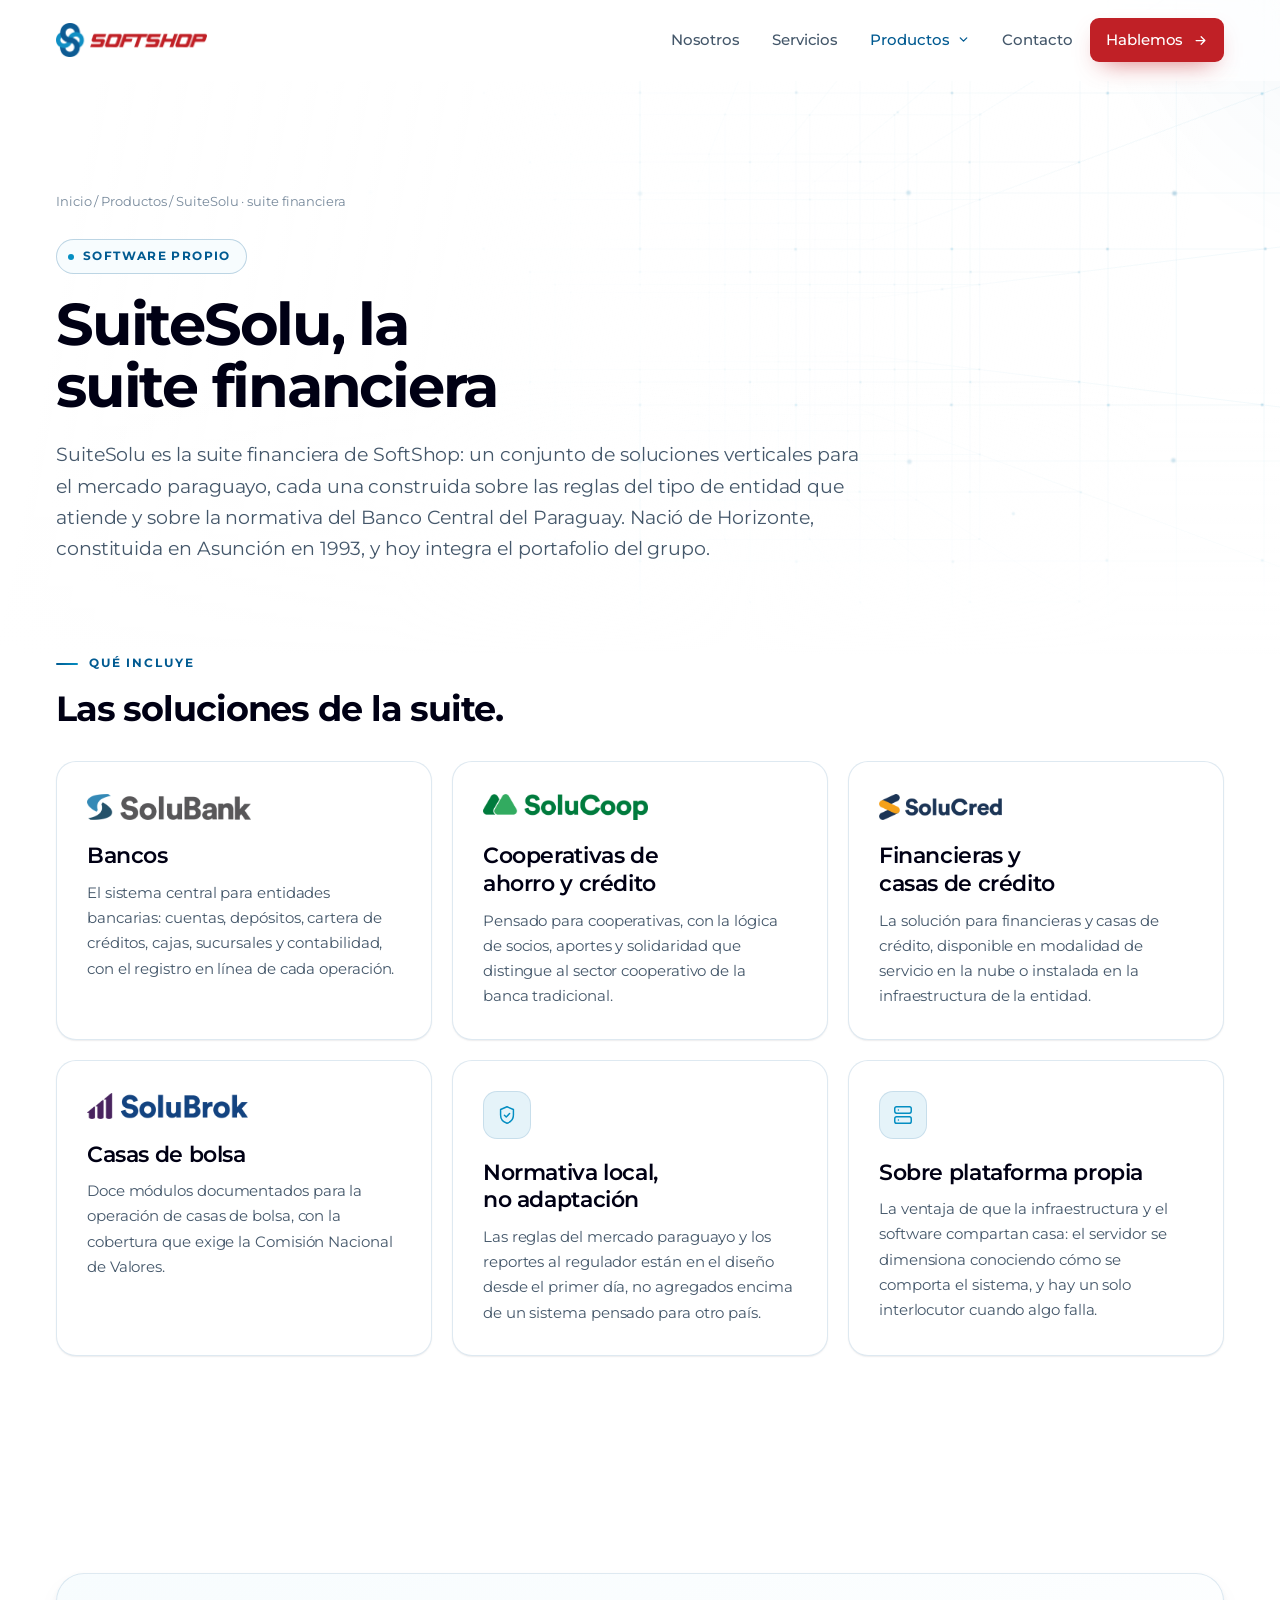
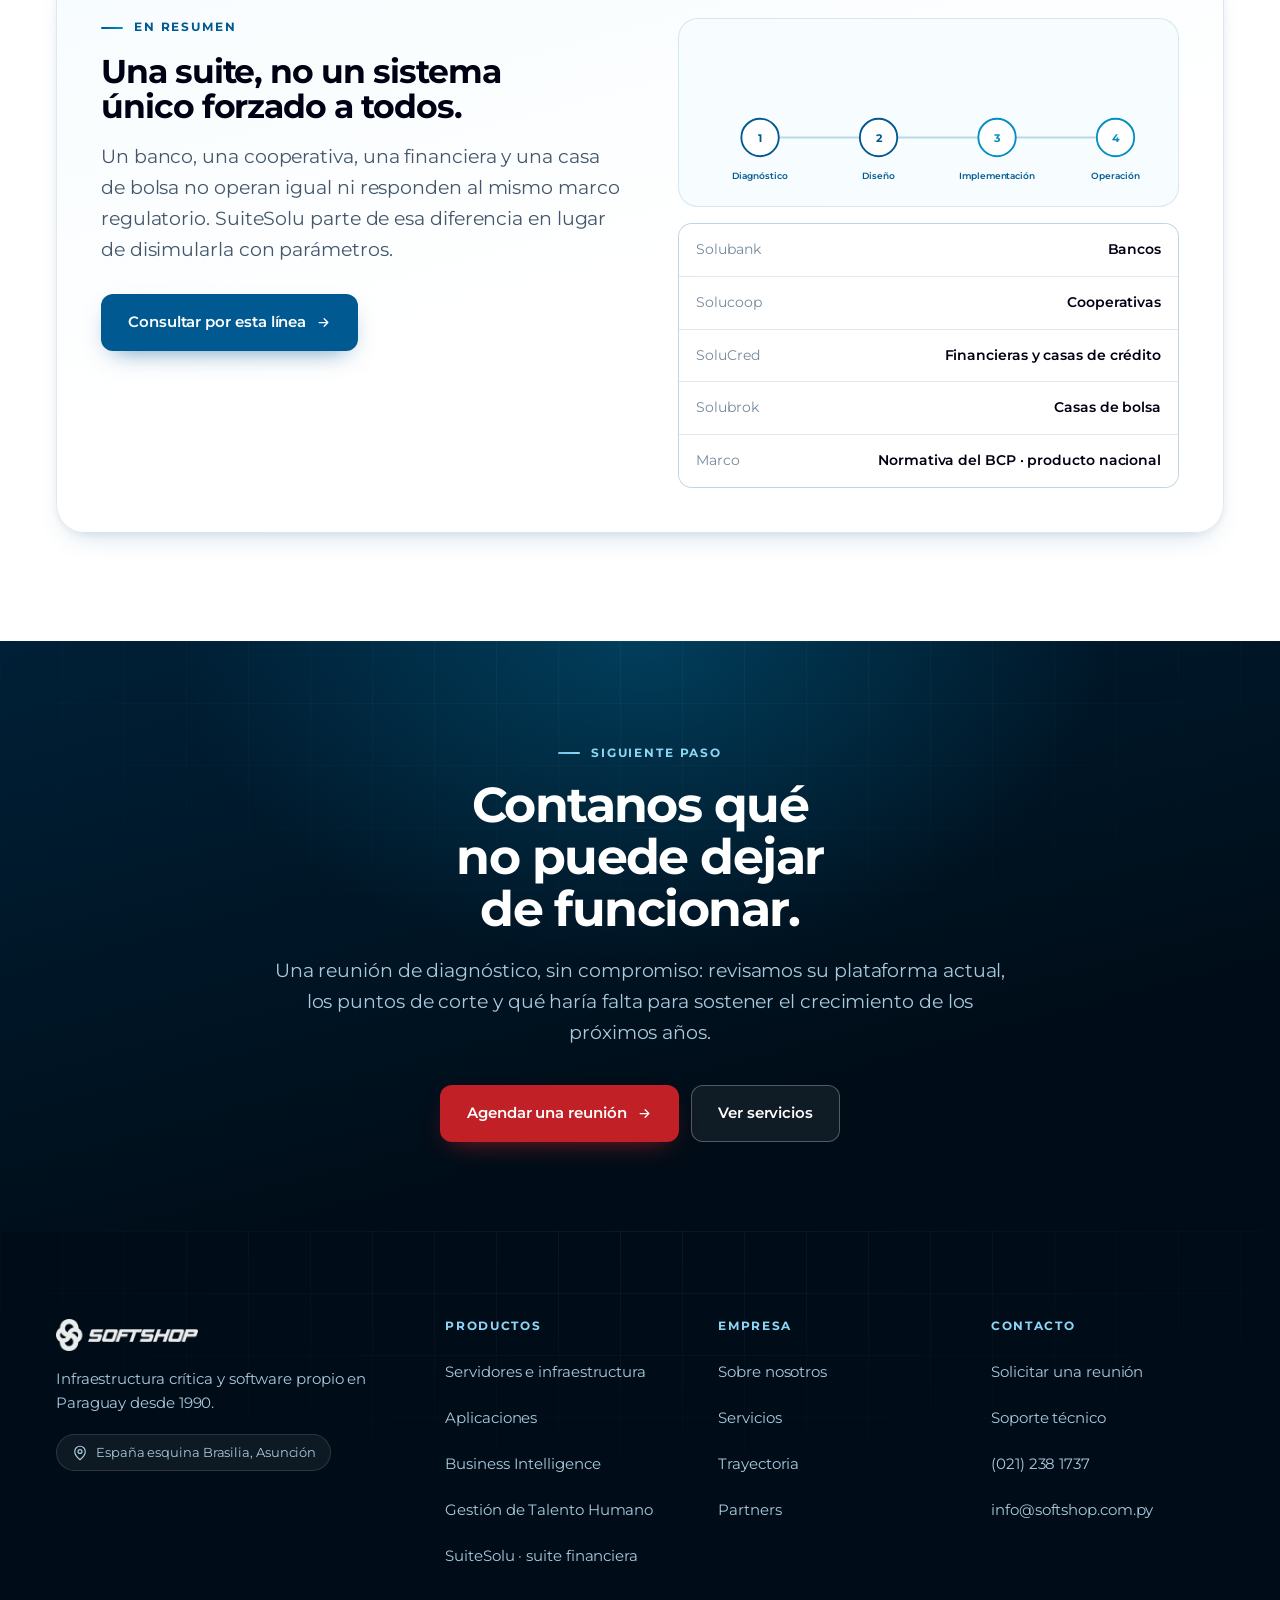
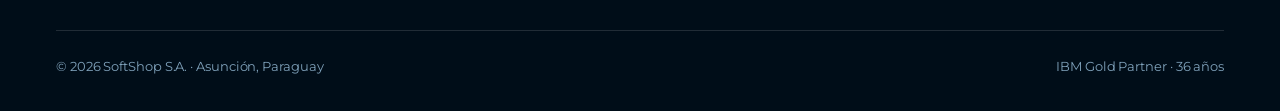
<file: productos-suitesolu.html>
<!doctype html>
<html lang="es-PY">
<head>
<meta charset="utf-8">
<meta name="viewport" content="width=device-width, initial-scale=1">
<title>SuiteSolu · Suite financiera · SoftShop</title>
<meta name="description" content="Suite financiera de SoftShop: Solubank para bancos, Solucoop para cooperativas, SoluCred para financieras y Solubrok para casas de bolsa, adaptadas a la normativa del Banco Central del Paraguay.">
<meta name="theme-color" content="#ffffff">
<meta name="robots" content="noindex, nofollow">
<link rel="icon" href="assets/img/icono.png">
<link rel="apple-touch-icon" href="assets/img/icono.png">
<meta property="og:title" content="SuiteSolu · Suite financiera · SoftShop">
<meta property="og:description" content="Suite financiera de SoftShop: Solubank para bancos, Solucoop para cooperativas, SoluCred para financieras y Solubrok para casas de bolsa, adaptadas a la normativa del Banco Central del Paraguay.">
<meta property="og:type" content="website">
<link rel="preload" href="assets/fonts/montserrat-latin-700-normal.woff2" as="font" type="font/woff2" crossorigin>
<link rel="preload" href="assets/fonts/montserrat-latin-400-normal.woff2" as="font" type="font/woff2" crossorigin>
<link rel="stylesheet" href="assets/styles.css">
</head>
<body>
<a class="skip" href="#contenido">Ir al contenido</a>

<div class="progress"></div>

<header class="hdr">
  <div class="wrap">
    <a class="brand" href="index.html"><img src="assets/img/logo-softshop.png" alt="SoftShop" width="620" height="140"></a>
    <button class="nav-toggle" aria-label="Abrir menú" aria-expanded="false"><svg width="19" height="19" viewBox="0 0 24 24" fill="none" stroke="currentColor" stroke-width="1.8" stroke-linecap="round"><path d="M4 7h16M4 12h16M4 17h16"/></svg></button>
    <nav class="nav">
      <a href="nosotros.html">Nosotros</a>
        <a href="servicios.html">Servicios</a>
        <div class="nav-item">
        <button class="nav-btn" aria-expanded="false" aria-controls="menu-productos" aria-current="page">Productos <svg width="13" height="13" viewBox="0 0 24 24" fill="none" stroke="currentColor" stroke-width="2.4" stroke-linecap="round" stroke-linejoin="round" aria-hidden="true"><path d="M6 9l6 6 6-6"/></svg></button>
        <div class="drop" id="menu-productos" hidden>
          <div class="drop-grid">
            <a href="productos-servidores.html">
              <span class="drop-ico"><svg width="22" height="22" viewBox="0 0 24 24" fill="none" stroke="currentColor" stroke-width="1.6" stroke-linecap="round" stroke-linejoin="round"><rect x="3" y="3" width="18" height="7" rx="2"/><rect x="3" y="14" width="18" height="7" rx="2"/><path d="M7 6.5h.01M7 17.5h.01"/></svg></span>
              <span class="drop-tx"><b>Servidores e infraestructura</b><span>IBM Power, alta disponibilidad y capacidad por consumo</span></span>
            </a>
            <a href="productos-aplicaciones.html">
              <span class="drop-ico"><svg width="22" height="22" viewBox="0 0 24 24" fill="none" stroke="currentColor" stroke-width="1.6" stroke-linecap="round" stroke-linejoin="round"><path d="M9 17l-5-5 5-5M15 7l5 5-5 5"/></svg></span>
              <span class="drop-tx"><b>Aplicaciones</b><span>Desarrollo a medida y modernización de sistemas</span></span>
            </a>
            <a href="productos-business-intelligence.html">
              <span class="drop-ico"><svg width="22" height="22" viewBox="0 0 24 24" fill="none" stroke="currentColor" stroke-width="1.6" stroke-linecap="round" stroke-linejoin="round"><path d="M4 20V10M10 20V4M16 20v-7M22 20H2"/></svg></span>
              <span class="drop-tx"><b>Business Intelligence</b><span>Integración de fuentes, indicadores y tableros</span></span>
            </a>
            <a href="productos-gestion-talento-humano.html">
              <span class="drop-ico"><svg width="22" height="22" viewBox="0 0 24 24" fill="none" stroke="currentColor" stroke-width="1.6" stroke-linecap="round" stroke-linejoin="round"><circle cx="9" cy="8" r="3.2"/><path d="M3 20a6 6 0 0112 0"/><path d="M16 5.2a3.2 3.2 0 010 5.6M17.5 20a6 6 0 00-2-4.5"/></svg></span>
              <span class="drop-tx"><b>Gestión de Talento Humano</b><span>Liquidación de haberes y gestión de personas</span></span>
            </a>
            <a href="productos-suitesolu.html" aria-current="page">
              <span class="drop-ico"><svg width="22" height="22" viewBox="0 0 24 24" fill="none" stroke="currentColor" stroke-width="1.6" stroke-linecap="round" stroke-linejoin="round"><rect x="4" y="10" width="16" height="11" rx="2"/><path d="M8 10V7a4 4 0 018 0v3"/></svg></span>
              <span class="drop-tx"><b>SuiteSolu · suite financiera</b><span>Bancos, cooperativas, financieras y casas de bolsa</span></span>
            </a>
          </div>
          <a class="drop-foot" href="productos.html">Ver las cinco líneas <svg width="15" height="15" viewBox="0 0 24 24" fill="none" stroke="currentColor" stroke-width="2" stroke-linecap="round" stroke-linejoin="round"><path d="M5 12h13M13 6l6 6-6 6"/></svg></a>
        </div>
      </div>
        <a href="contacto.html">Contacto</a>
      <a class="btn btn-a" href="contacto.html">Hablemos <svg width="15" height="15" viewBox="0 0 24 24" fill="none" stroke="currentColor" stroke-width="2" stroke-linecap="round" stroke-linejoin="round"><path d="M5 12h13M13 6l6 6-6 6"/></svg></a>
    </nav>
  </div>
</header>

<main id="contenido">

<section class="page-head">
  <canvas class="bg-scene" data-scene="fondo" aria-hidden="true"></canvas>
  <div class="bg-fallback" aria-hidden="true"></div>
  <div class="wrap">
    <p class="crumbs"><a href="index.html">Inicio</a> / <a href="productos.html">Productos</a> / SuiteSolu · suite financiera</p>
    <span class="eyebrow"><span class="dot"></span>Software propio</span>
    
    <h1 class="split">SuiteSolu, la suite financiera</h1>
    <p class="lead" style="margin-top:22px">SuiteSolu es la suite financiera de SoftShop: un conjunto de soluciones verticales para el mercado paraguayo, cada una construida sobre las reglas del tipo de entidad que atiende y sobre la normativa del Banco Central del Paraguay. Nació de Horizonte, constituida en Asunción en 1993, y hoy integra el portafolio del grupo.</p>
  </div>
</section>
<section style="padding-top:0">
  <div class="wrap">
    <div class="sec-head rv" style="margin-bottom:34px">
      <span class="kicker">Qué incluye</span>
      <h2 style="font-size:clamp(1.6rem,2.8vw,2.2rem)">Las soluciones de la suite.</h2>
    </div>
    <div class="grid g-3">
      <article class="card b rv" style="--d:0ms">
        <div class="card-logo"><img src="assets/img/logo-solubank.png" alt="Solubank" width="883" height="140" loading="lazy" decoding="async"></div>
        <h3>Bancos</h3>
        <p>El sistema central para entidades bancarias: cuentas, depósitos, cartera de créditos, cajas, sucursales y contabilidad, con el registro en línea de cada operación.</p>
      </article>
      <article class="card b rv" style="--d:90ms">
        <div class="card-logo"><img src="assets/img/logo-solucoop.png" alt="Solucoop" width="887" height="140" loading="lazy" decoding="async"></div>
        <h3>Cooperativas de ahorro y crédito</h3>
        <p>Pensado para cooperativas, con la lógica de socios, aportes y solidaridad que distingue al sector cooperativo de la banca tradicional.</p>
      </article>
      <article class="card b rv" style="--d:180ms">
        <div class="card-logo"><img src="assets/img/logo-solucred.png" alt="SoluCred" width="660" height="140" loading="lazy" decoding="async"></div>
        <h3>Financieras y casas de crédito</h3>
        <p>La solución para financieras y casas de crédito, disponible en modalidad de servicio en la nube o instalada en la infraestructura de la entidad.</p>
      </article>
      <article class="card b rv" style="--d:0ms">
        <div class="card-logo"><img src="assets/img/logo-solubrok.png" alt="Solubrok" width="868" height="140" loading="lazy" decoding="async"></div>
        <h3>Casas de bolsa</h3>
        <p>Doce módulos documentados para la operación de casas de bolsa, con la cobertura que exige la Comisión Nacional de Valores.</p>
      </article>
      <article class="card b rv" style="--d:90ms">
        <div class="ico"><svg width="22" height="22" viewBox="0 0 24 24" fill="none" stroke="currentColor" stroke-width="1.6" stroke-linecap="round" stroke-linejoin="round"><path d="M12 3l7 3v6c0 4.5-3 7.7-7 9-4-1.3-7-4.5-7-9V6z"/><path d="M9.2 12.2l2 2 3.6-3.8"/></svg></div>
        <h3>Normativa local, no adaptación</h3>
        <p>Las reglas del mercado paraguayo y los reportes al regulador están en el diseño desde el primer día, no agregados encima de un sistema pensado para otro país.</p>
      </article>
      <article class="card b rv" style="--d:180ms">
        <div class="ico"><svg width="22" height="22" viewBox="0 0 24 24" fill="none" stroke="currentColor" stroke-width="1.6" stroke-linecap="round" stroke-linejoin="round"><rect x="3" y="3" width="18" height="7" rx="2"/><rect x="3" y="14" width="18" height="7" rx="2"/><path d="M7 6.5h.01M7 17.5h.01"/></svg></div>
        <h3>Sobre plataforma propia</h3>
        <p>La ventaja de que la infraestructura y el software compartan casa: el servidor se dimensiona conociendo cómo se comporta el sistema, y hay un solo interlocutor cuando algo falla.</p>
      </article>
    </div>
  </div>
</section>

<section>
  <div class="wrap">
    <div class="panel-inner rv">
      <div>
        <span class="kicker">En resumen</span>
        <h2 style="font-size:clamp(1.5rem,2.6vw,2.1rem)">Una suite, no un sistema único forzado a todos.</h2>
        <p class="lead" style="margin-top:16px">Un banco, una cooperativa, una financiera y una casa de bolsa no operan igual ni responden al mismo marco regulatorio. SuiteSolu parte de esa diferencia en lugar de disimularla con parámetros.</p>
        <a class="btn btn-b" href="contacto.html" style="margin-top:8px">Consultar por esta línea <svg width="15" height="15" viewBox="0 0 24 24" fill="none" stroke="currentColor" stroke-width="2" stroke-linecap="round" stroke-linejoin="round"><path d="M5 12h13M13 6l6 6-6 6"/></svg></a>
      </div>
      <div>
        <div class="art"><svg viewBox="0 0 800 300" role="img" aria-label="Cuatro etapas del trabajo" xmlns="http://www.w3.org/2000/svg"><title>Cuatro etapas del trabajo</title><path d="M100 190 H700" stroke="#BBD9EA" stroke-width="3"/><circle cx="130" cy="190" r="30" fill="#FFFFFF" stroke="#005A91" stroke-width="3"/><text x="130" y="197" text-anchor="middle" font-family="Montserrat, sans-serif" font-size="17" font-weight="700" fill="#005A91">1</text><text x="130" y="256" text-anchor="middle" font-family="Montserrat, sans-serif" font-size="15" font-weight="600" fill="#005A91">Diagnóstico</text><circle cx="320" cy="190" r="30" fill="#FFFFFF" stroke="#005A91" stroke-width="3"/><text x="320" y="197" text-anchor="middle" font-family="Montserrat, sans-serif" font-size="17" font-weight="700" fill="#005A91">2</text><text x="320" y="256" text-anchor="middle" font-family="Montserrat, sans-serif" font-size="15" font-weight="600" fill="#005A91">Diseño</text><circle cx="510" cy="190" r="30" fill="#FFFFFF" stroke="#048EC2" stroke-width="3"/><text x="510" y="197" text-anchor="middle" font-family="Montserrat, sans-serif" font-size="17" font-weight="700" fill="#048EC2">3</text><text x="510" y="256" text-anchor="middle" font-family="Montserrat, sans-serif" font-size="15" font-weight="600" fill="#005A91">Implementación</text><circle cx="700" cy="190" r="30" fill="#FFFFFF" stroke="#048EC2" stroke-width="3"/><text x="700" y="197" text-anchor="middle" font-family="Montserrat, sans-serif" font-size="17" font-weight="700" fill="#048EC2">4</text><text x="700" y="256" text-anchor="middle" font-family="Montserrat, sans-serif" font-size="15" font-weight="600" fill="#005A91">Operación</text></svg></div>
        <div class="spec" style="margin-top:16px">
          <div><span>Solubank</span><span>Bancos</span></div>
          <div><span>Solucoop</span><span>Cooperativas</span></div>
          <div><span>SoluCred</span><span>Financieras y casas de crédito</span></div>
          <div><span>Solubrok</span><span>Casas de bolsa</span></div>
          <div><span>Marco</span><span>Normativa del BCP · producto nacional</span></div>
        </div>
      </div>
    </div>
  </div>
</section>


<section class="cta-band on-dark">
  <div class="wrap">
    <span class="kicker rv">Siguiente paso</span>
    <h2 class="rv" style="--d:70ms">Contanos qué no puede dejar de funcionar.</h2>
    <p class="lead rv" style="--d:140ms">Una reunión de diagnóstico, sin compromiso: revisamos su plataforma actual, los puntos de corte y qué haría falta para sostener el crecimiento de los próximos años.</p>
    <div class="row rv" style="--d:210ms">
      <a class="btn btn-a" href="contacto.html">Agendar una reunión <svg width="15" height="15" viewBox="0 0 24 24" fill="none" stroke="currentColor" stroke-width="2" stroke-linecap="round" stroke-linejoin="round"><path d="M5 12h13M13 6l6 6-6 6"/></svg></a>
      <a class="btn btn-ghost" href="servicios.html">Ver servicios</a>
    </div>
  </div>
</section>

</main>

<footer class="ftr on-dark">
  <div class="wrap">
    <div class="ftr-grid">
      <div>
        <a class="brand" href="index.html"><img src="assets/img/logo-softshop.png" alt="SoftShop" width="620" height="140"></a>
        <p style="margin-top:16px;max-width:32ch;font-size:.93rem">
          Infraestructura crítica y software propio en Paraguay desde 1990.
        </p>
        <p class="pill-row" style="margin-top:18px">
          <span class="pill"><svg width="18" height="18" viewBox="0 0 24 24" fill="none" stroke="currentColor" stroke-width="1.6" stroke-linecap="round" stroke-linejoin="round"><path d="M12 21s7-5.6 7-11a7 7 0 10-14 0c0 5.4 7 11 7 11z"/><circle cx="12" cy="10" r="2.6"/></svg> España esquina Brasilia, Asunción</span>
        </p>
      </div>
      <div>
        <h3>Productos</h3>
        <ul>
          <li><a href="productos-servidores.html">Servidores e infraestructura</a></li>
          <li><a href="productos-aplicaciones.html">Aplicaciones</a></li>
          <li><a href="productos-business-intelligence.html">Business Intelligence</a></li>
          <li><a href="productos-gestion-talento-humano.html">Gestión de Talento Humano</a></li>
          <li><a href="productos-suitesolu.html">SuiteSolu · suite financiera</a></li>
        </ul>
      </div>
      <div>
        <h3>Empresa</h3>
        <ul>
          <li><a href="nosotros.html">Sobre nosotros</a></li>
          <li><a href="servicios.html">Servicios</a></li>
          <li><a href="nosotros.html">Trayectoria</a></li>
          <li><a href="index.html#partners">Partners</a></li>
        </ul>
      </div>
      <div>
        <h3>Contacto</h3>
        <ul>
          <li><a href="contacto.html">Solicitar una reunión</a></li>
          <li><a href="contacto.html#soporte">Soporte técnico</a></li>
          <li><a href="tel:+595212381737">(021) 238 1737</a></li>
          <li><a href="mailto:info@softshop.com.py">info@softshop.com.py</a></li>
        </ul>
      </div>
    </div>
    <div class="ftr-bottom">
      <span>© 2026 SoftShop S.A. · Asunción, Paraguay</span>
      <span>IBM Gold Partner · 36 años</span>
    </div>
  </div>
</footer>

<script src="assets/site.js" defer></script>
</body>
</html>
</file>
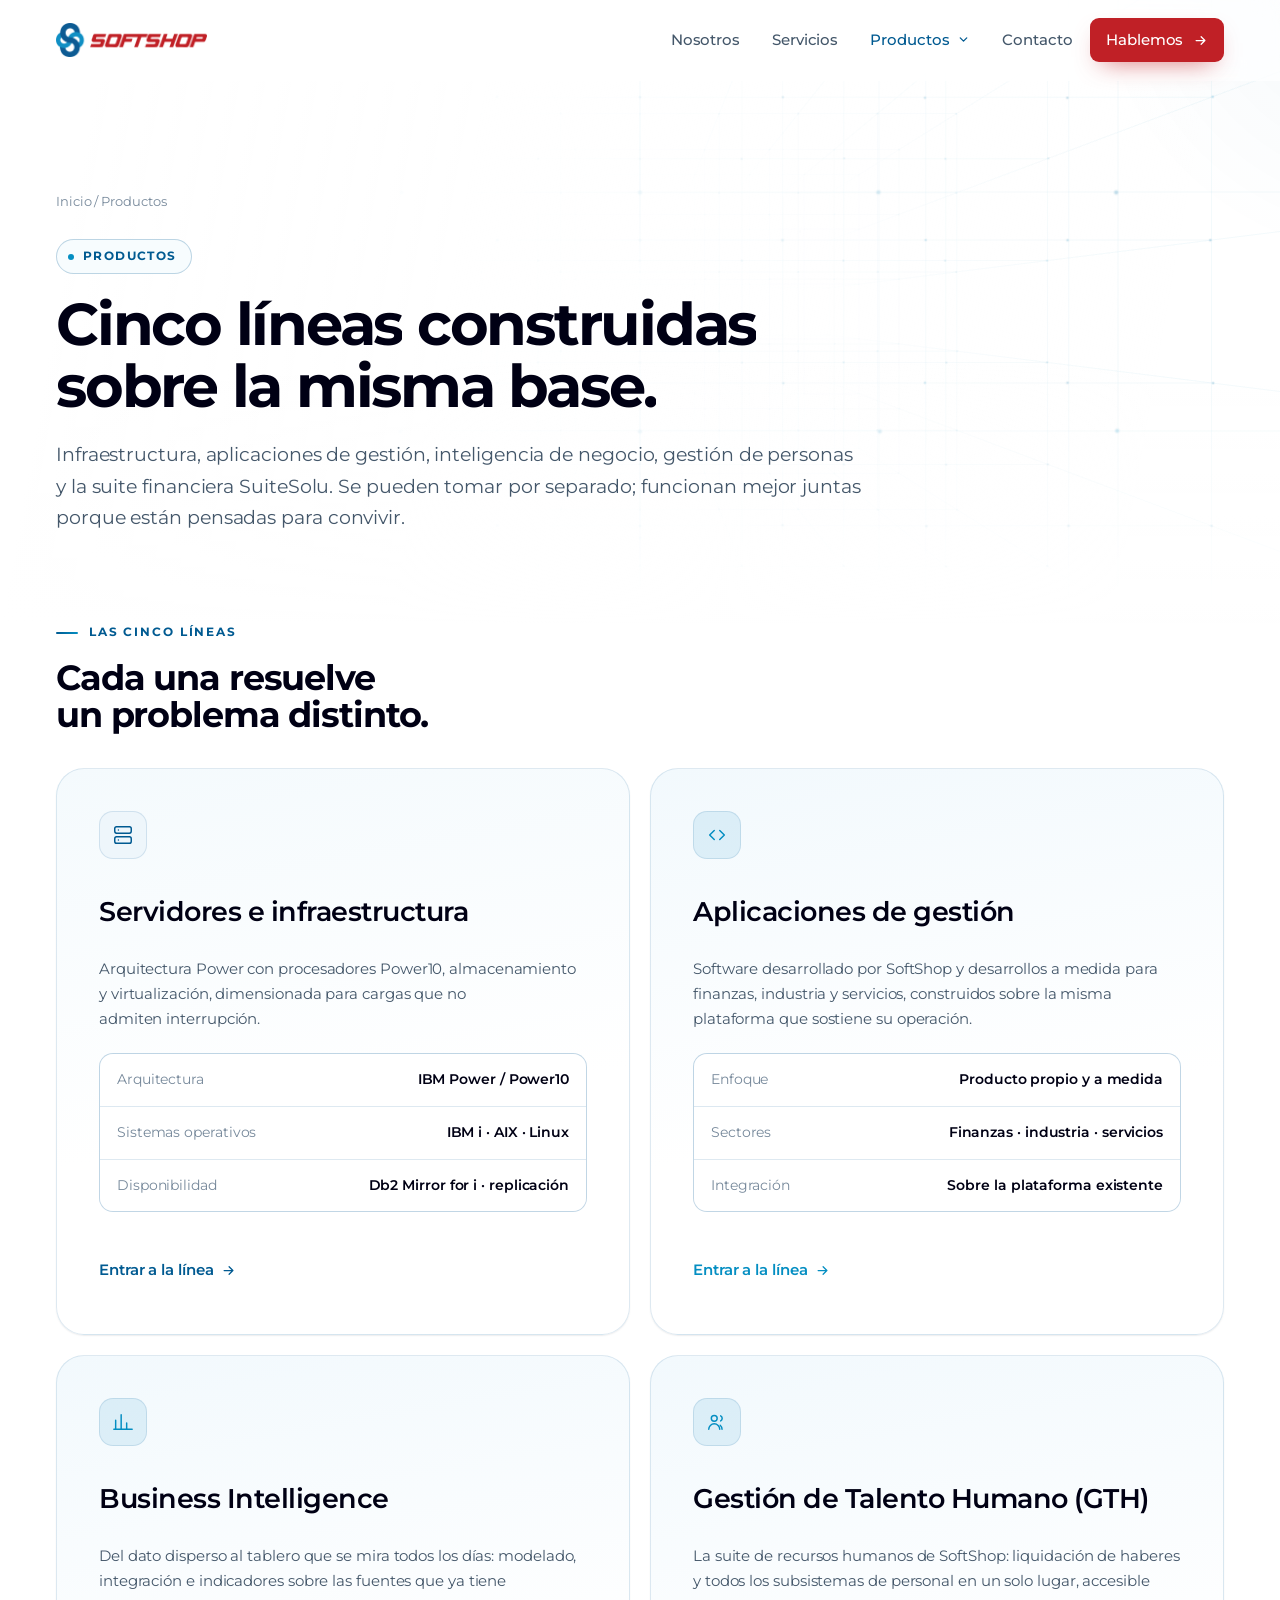
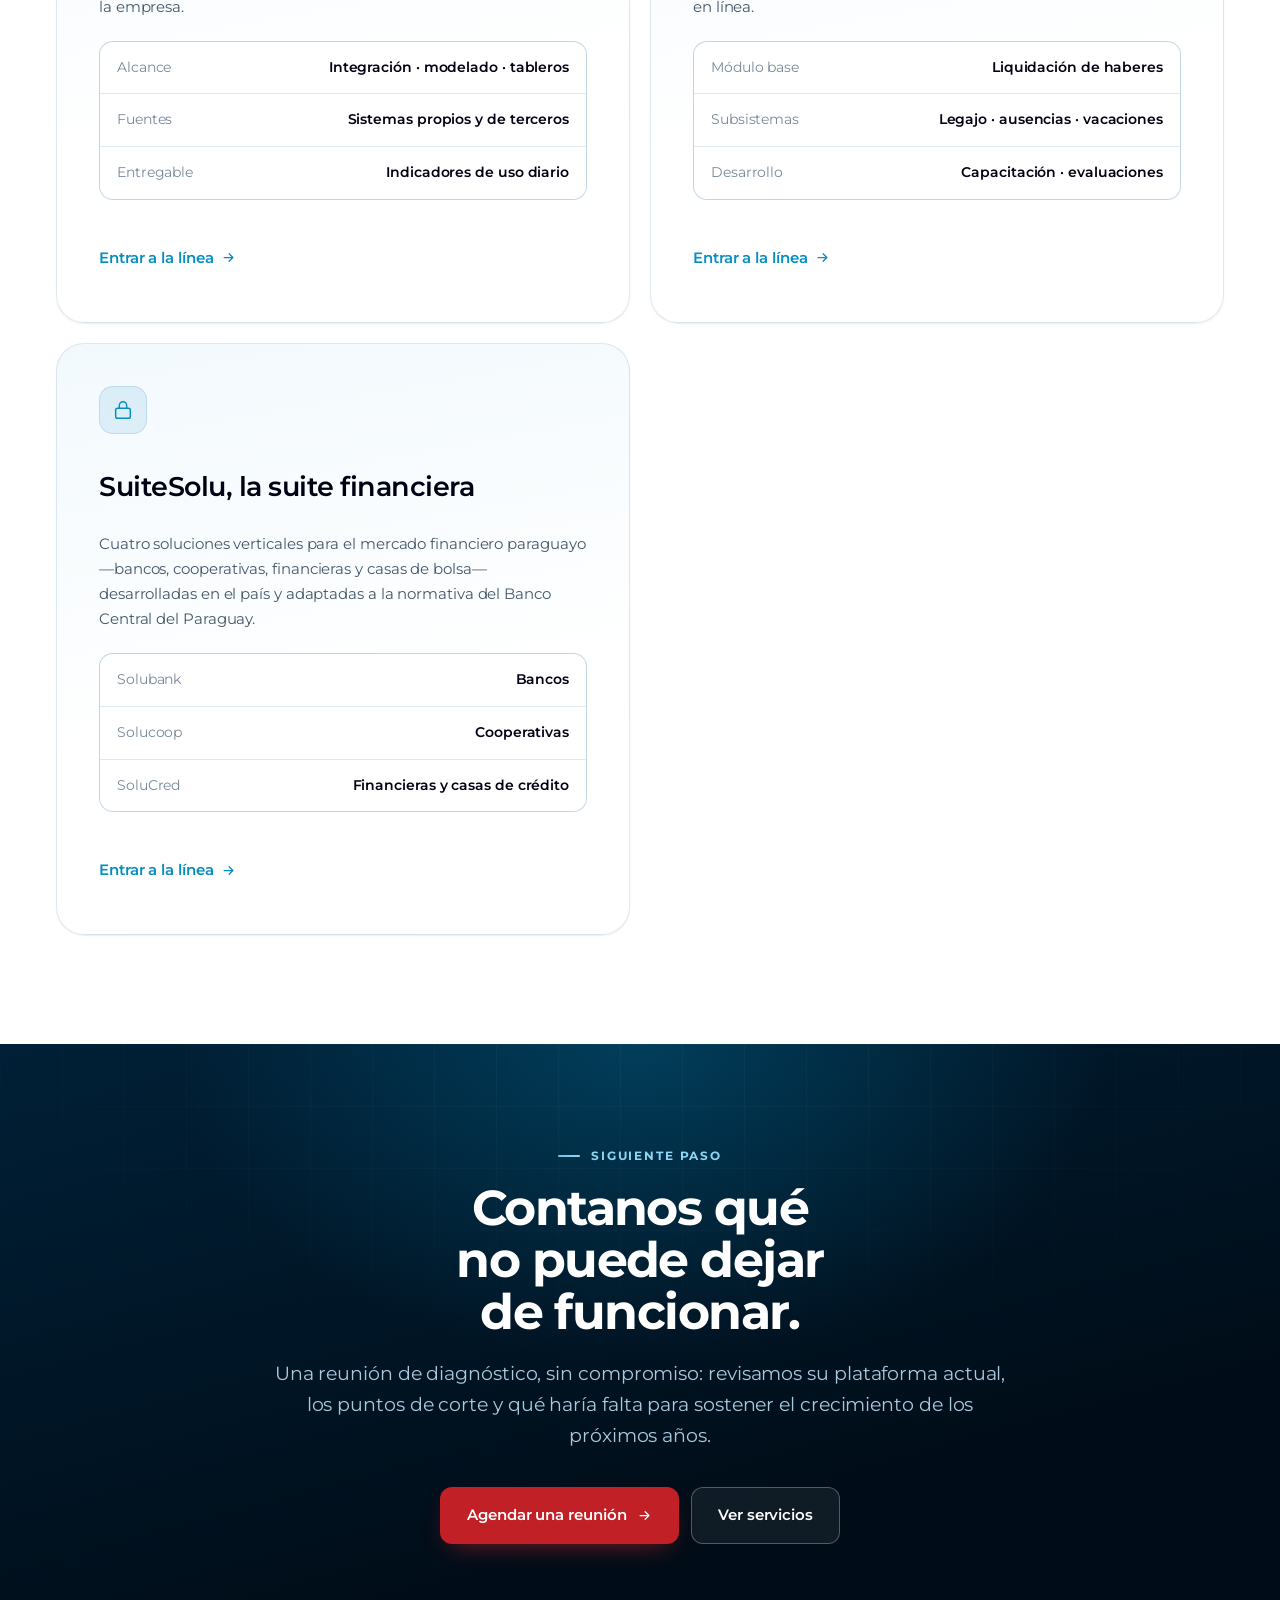
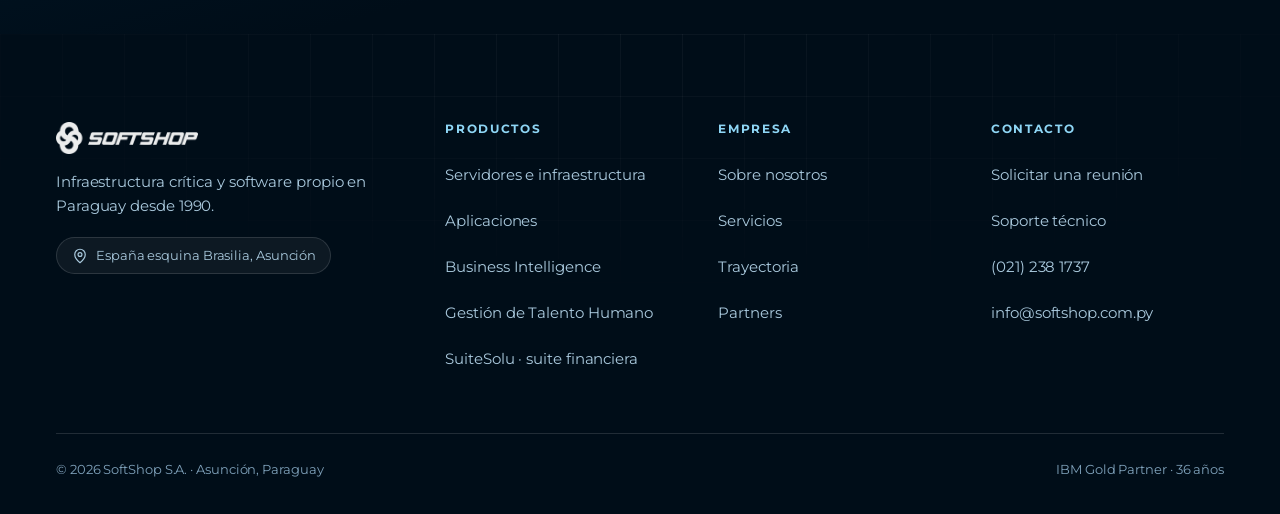
<file: productos.html>
<!doctype html>
<html lang="es-PY">
<head>
<meta charset="utf-8">
<meta name="viewport" content="width=device-width, initial-scale=1">
<title>Productos · SoftShop</title>
<meta name="description" content="Cinco líneas de producto: servidores e infraestructura, aplicaciones de gestión, Business Intelligence, la suite GTH de gestión de talento humano y la suite financiera SuiteSolu.">
<meta name="theme-color" content="#ffffff">
<meta name="robots" content="noindex, nofollow">
<link rel="icon" href="assets/img/icono.png">
<link rel="apple-touch-icon" href="assets/img/icono.png">
<meta property="og:title" content="Productos · SoftShop">
<meta property="og:description" content="Cinco líneas de producto: servidores e infraestructura, aplicaciones de gestión, Business Intelligence, la suite GTH de gestión de talento humano y la suite financiera SuiteSolu.">
<meta property="og:type" content="website">
<link rel="preload" href="assets/fonts/montserrat-latin-700-normal.woff2" as="font" type="font/woff2" crossorigin>
<link rel="preload" href="assets/fonts/montserrat-latin-400-normal.woff2" as="font" type="font/woff2" crossorigin>
<link rel="stylesheet" href="assets/styles.css">
</head>
<body>
<a class="skip" href="#contenido">Ir al contenido</a>

<div class="progress"></div>

<header class="hdr">
  <div class="wrap">
    <a class="brand" href="index.html"><img src="assets/img/logo-softshop.png" alt="SoftShop" width="620" height="140"></a>
    <button class="nav-toggle" aria-label="Abrir menú" aria-expanded="false"><svg width="19" height="19" viewBox="0 0 24 24" fill="none" stroke="currentColor" stroke-width="1.8" stroke-linecap="round"><path d="M4 7h16M4 12h16M4 17h16"/></svg></button>
    <nav class="nav">
      <a href="nosotros.html">Nosotros</a>
        <a href="servicios.html">Servicios</a>
        <div class="nav-item">
        <button class="nav-btn" aria-expanded="false" aria-controls="menu-productos" aria-current="page">Productos <svg width="13" height="13" viewBox="0 0 24 24" fill="none" stroke="currentColor" stroke-width="2.4" stroke-linecap="round" stroke-linejoin="round" aria-hidden="true"><path d="M6 9l6 6 6-6"/></svg></button>
        <div class="drop" id="menu-productos" hidden>
          <div class="drop-grid">
            <a href="productos-servidores.html">
              <span class="drop-ico"><svg width="22" height="22" viewBox="0 0 24 24" fill="none" stroke="currentColor" stroke-width="1.6" stroke-linecap="round" stroke-linejoin="round"><rect x="3" y="3" width="18" height="7" rx="2"/><rect x="3" y="14" width="18" height="7" rx="2"/><path d="M7 6.5h.01M7 17.5h.01"/></svg></span>
              <span class="drop-tx"><b>Servidores e infraestructura</b><span>IBM Power, alta disponibilidad y capacidad por consumo</span></span>
            </a>
            <a href="productos-aplicaciones.html">
              <span class="drop-ico"><svg width="22" height="22" viewBox="0 0 24 24" fill="none" stroke="currentColor" stroke-width="1.6" stroke-linecap="round" stroke-linejoin="round"><path d="M9 17l-5-5 5-5M15 7l5 5-5 5"/></svg></span>
              <span class="drop-tx"><b>Aplicaciones</b><span>Desarrollo a medida y modernización de sistemas</span></span>
            </a>
            <a href="productos-business-intelligence.html">
              <span class="drop-ico"><svg width="22" height="22" viewBox="0 0 24 24" fill="none" stroke="currentColor" stroke-width="1.6" stroke-linecap="round" stroke-linejoin="round"><path d="M4 20V10M10 20V4M16 20v-7M22 20H2"/></svg></span>
              <span class="drop-tx"><b>Business Intelligence</b><span>Integración de fuentes, indicadores y tableros</span></span>
            </a>
            <a href="productos-gestion-talento-humano.html">
              <span class="drop-ico"><svg width="22" height="22" viewBox="0 0 24 24" fill="none" stroke="currentColor" stroke-width="1.6" stroke-linecap="round" stroke-linejoin="round"><circle cx="9" cy="8" r="3.2"/><path d="M3 20a6 6 0 0112 0"/><path d="M16 5.2a3.2 3.2 0 010 5.6M17.5 20a6 6 0 00-2-4.5"/></svg></span>
              <span class="drop-tx"><b>Gestión de Talento Humano</b><span>Liquidación de haberes y gestión de personas</span></span>
            </a>
            <a href="productos-suitesolu.html">
              <span class="drop-ico"><svg width="22" height="22" viewBox="0 0 24 24" fill="none" stroke="currentColor" stroke-width="1.6" stroke-linecap="round" stroke-linejoin="round"><rect x="4" y="10" width="16" height="11" rx="2"/><path d="M8 10V7a4 4 0 018 0v3"/></svg></span>
              <span class="drop-tx"><b>SuiteSolu · suite financiera</b><span>Bancos, cooperativas, financieras y casas de bolsa</span></span>
            </a>
          </div>
          <a class="drop-foot" href="productos.html">Ver las cinco líneas <svg width="15" height="15" viewBox="0 0 24 24" fill="none" stroke="currentColor" stroke-width="2" stroke-linecap="round" stroke-linejoin="round"><path d="M5 12h13M13 6l6 6-6 6"/></svg></a>
        </div>
      </div>
        <a href="contacto.html">Contacto</a>
      <a class="btn btn-a" href="contacto.html">Hablemos <svg width="15" height="15" viewBox="0 0 24 24" fill="none" stroke="currentColor" stroke-width="2" stroke-linecap="round" stroke-linejoin="round"><path d="M5 12h13M13 6l6 6-6 6"/></svg></a>
    </nav>
  </div>
</header>

<main id="contenido">

<section class="page-head">
  <canvas class="bg-scene" data-scene="fondo" aria-hidden="true"></canvas>
  <div class="bg-fallback" aria-hidden="true"></div>
  <div class="wrap">
    <p class="crumbs"><a href="index.html">Inicio</a> / Productos</p>
    <span class="eyebrow"><span class="dot"></span>Productos</span>
    
    <h1 class="split">Cinco líneas construidas sobre la misma base.</h1>
    <p class="lead" style="margin-top:22px">Infraestructura, aplicaciones de gestión, inteligencia de negocio, gestión de personas y la suite financiera SuiteSolu. Se pueden tomar por separado; funcionan mejor juntas porque están pensadas para convivir.</p>
  </div>
</section>
<section style="padding-top:0">
  <div class="wrap">
    <div class="sec-head rv" style="margin-bottom:34px">
      <span class="kicker">Las cinco líneas</span>
      <h2 style="font-size:clamp(1.6rem,2.8vw,2.2rem)">Cada una resuelve un problema distinto.</h2>
    </div>
    <div class="grid g-2">
      <article class="card track a rv" style="--d:0ms">
        <div class="ico"><svg width="22" height="22" viewBox="0 0 24 24" fill="none" stroke="currentColor" stroke-width="1.6" stroke-linecap="round" stroke-linejoin="round"><rect x="3" y="3" width="18" height="7" rx="2"/><rect x="3" y="14" width="18" height="7" rx="2"/><path d="M7 6.5h.01M7 17.5h.01"/></svg></div>
        <h3 style="font-size:clamp(1.3rem,2.2vw,1.7rem)">Servidores e infraestructura</h3>
        <p>Arquitectura Power con procesadores Power10, almacenamiento y virtualización, dimensionada para cargas que no admiten interrupción.</p>
        <div class="spec" style="margin-top:6px">
          <div><span>Arquitectura</span><span>IBM Power / Power10</span></div>
          <div><span>Sistemas operativos</span><span>IBM i · AIX · Linux</span></div>
          <div><span>Disponibilidad</span><span>Db2 Mirror for i · replicación</span></div>
        </div>
        <div class="foot"><a class="link-arrow" href="productos-servidores.html">Entrar a la línea <svg width="15" height="15" viewBox="0 0 24 24" fill="none" stroke="currentColor" stroke-width="2" stroke-linecap="round" stroke-linejoin="round"><path d="M5 12h13M13 6l6 6-6 6"/></svg></a></div>
      </article>
      <article class="card track b rv" style="--d:90ms">
        <div class="ico"><svg width="22" height="22" viewBox="0 0 24 24" fill="none" stroke="currentColor" stroke-width="1.6" stroke-linecap="round" stroke-linejoin="round"><path d="M9 17l-5-5 5-5M15 7l5 5-5 5"/></svg></div>
        <h3 style="font-size:clamp(1.3rem,2.2vw,1.7rem)">Aplicaciones de gestión</h3>
        <p>Software desarrollado por SoftShop y desarrollos a medida para finanzas, industria y servicios, construidos sobre la misma plataforma que sostiene su operación.</p>
        <div class="spec" style="margin-top:6px">
          <div><span>Enfoque</span><span>Producto propio y a medida</span></div>
          <div><span>Sectores</span><span>Finanzas · industria · servicios</span></div>
          <div><span>Integración</span><span>Sobre la plataforma existente</span></div>
        </div>
        <div class="foot"><a class="link-arrow b" href="productos-aplicaciones.html">Entrar a la línea <svg width="15" height="15" viewBox="0 0 24 24" fill="none" stroke="currentColor" stroke-width="2" stroke-linecap="round" stroke-linejoin="round"><path d="M5 12h13M13 6l6 6-6 6"/></svg></a></div>
      </article>
      <article class="card track b rv" style="--d:180ms">
        <div class="ico"><svg width="22" height="22" viewBox="0 0 24 24" fill="none" stroke="currentColor" stroke-width="1.6" stroke-linecap="round" stroke-linejoin="round"><path d="M4 20V10M10 20V4M16 20v-7M22 20H2"/></svg></div>
        <h3 style="font-size:clamp(1.3rem,2.2vw,1.7rem)">Business Intelligence</h3>
        <p>Del dato disperso al tablero que se mira todos los días: modelado, integración e indicadores sobre las fuentes que ya tiene la empresa.</p>
        <div class="spec" style="margin-top:6px">
          <div><span>Alcance</span><span>Integración · modelado · tableros</span></div>
          <div><span>Fuentes</span><span>Sistemas propios y de terceros</span></div>
          <div><span>Entregable</span><span>Indicadores de uso diario</span></div>
        </div>
        <div class="foot"><a class="link-arrow b" href="productos-business-intelligence.html">Entrar a la línea <svg width="15" height="15" viewBox="0 0 24 24" fill="none" stroke="currentColor" stroke-width="2" stroke-linecap="round" stroke-linejoin="round"><path d="M5 12h13M13 6l6 6-6 6"/></svg></a></div>
      </article>
      <article class="card track b rv" style="--d:270ms">
        <div class="ico"><svg width="22" height="22" viewBox="0 0 24 24" fill="none" stroke="currentColor" stroke-width="1.6" stroke-linecap="round" stroke-linejoin="round"><circle cx="9" cy="8" r="3.2"/><path d="M3 20a6 6 0 0112 0"/><path d="M16 5.2a3.2 3.2 0 010 5.6M17.5 20a6 6 0 00-2-4.5"/></svg></div>
        <h3 style="font-size:clamp(1.3rem,2.2vw,1.7rem)">Gestión de Talento Humano (GTH)</h3>
        <p>La suite de recursos humanos de SoftShop: liquidación de haberes y todos los subsistemas de personal en un solo lugar, accesible en línea.</p>
        <div class="spec" style="margin-top:6px">
          <div><span>Módulo base</span><span>Liquidación de haberes</span></div>
          <div><span>Subsistemas</span><span>Legajo · ausencias · vacaciones</span></div>
          <div><span>Desarrollo</span><span>Capacitación · evaluaciones</span></div>
        </div>
        <div class="foot"><a class="link-arrow b" href="productos-gestion-talento-humano.html">Entrar a la línea <svg width="15" height="15" viewBox="0 0 24 24" fill="none" stroke="currentColor" stroke-width="2" stroke-linecap="round" stroke-linejoin="round"><path d="M5 12h13M13 6l6 6-6 6"/></svg></a></div>
      </article>
      <article class="card track b rv" style="--d:360ms">
        <div class="ico"><svg width="22" height="22" viewBox="0 0 24 24" fill="none" stroke="currentColor" stroke-width="1.6" stroke-linecap="round" stroke-linejoin="round"><rect x="4" y="10" width="16" height="11" rx="2"/><path d="M8 10V7a4 4 0 018 0v3"/></svg></div>
        <h3 style="font-size:clamp(1.3rem,2.2vw,1.7rem)">SuiteSolu, la suite financiera</h3>
        <p>Cuatro soluciones verticales para el mercado financiero paraguayo —bancos, cooperativas, financieras y casas de bolsa— desarrolladas en el país y adaptadas a la normativa del Banco Central del Paraguay.</p>
        <div class="spec" style="margin-top:6px">
          <div><span>Solubank</span><span>Bancos</span></div>
          <div><span>Solucoop</span><span>Cooperativas</span></div>
          <div><span>SoluCred</span><span>Financieras y casas de crédito</span></div>
        </div>
        <div class="foot"><a class="link-arrow b" href="productos-suitesolu.html">Entrar a la línea <svg width="15" height="15" viewBox="0 0 24 24" fill="none" stroke="currentColor" stroke-width="2" stroke-linecap="round" stroke-linejoin="round"><path d="M5 12h13M13 6l6 6-6 6"/></svg></a></div>
      </article>
    </div>
  </div>
</section>


<section class="cta-band on-dark">
  <div class="wrap">
    <span class="kicker rv">Siguiente paso</span>
    <h2 class="rv" style="--d:70ms">Contanos qué no puede dejar de funcionar.</h2>
    <p class="lead rv" style="--d:140ms">Una reunión de diagnóstico, sin compromiso: revisamos su plataforma actual, los puntos de corte y qué haría falta para sostener el crecimiento de los próximos años.</p>
    <div class="row rv" style="--d:210ms">
      <a class="btn btn-a" href="contacto.html">Agendar una reunión <svg width="15" height="15" viewBox="0 0 24 24" fill="none" stroke="currentColor" stroke-width="2" stroke-linecap="round" stroke-linejoin="round"><path d="M5 12h13M13 6l6 6-6 6"/></svg></a>
      <a class="btn btn-ghost" href="servicios.html">Ver servicios</a>
    </div>
  </div>
</section>

</main>

<footer class="ftr on-dark">
  <div class="wrap">
    <div class="ftr-grid">
      <div>
        <a class="brand" href="index.html"><img src="assets/img/logo-softshop.png" alt="SoftShop" width="620" height="140"></a>
        <p style="margin-top:16px;max-width:32ch;font-size:.93rem">
          Infraestructura crítica y software propio en Paraguay desde 1990.
        </p>
        <p class="pill-row" style="margin-top:18px">
          <span class="pill"><svg width="18" height="18" viewBox="0 0 24 24" fill="none" stroke="currentColor" stroke-width="1.6" stroke-linecap="round" stroke-linejoin="round"><path d="M12 21s7-5.6 7-11a7 7 0 10-14 0c0 5.4 7 11 7 11z"/><circle cx="12" cy="10" r="2.6"/></svg> España esquina Brasilia, Asunción</span>
        </p>
      </div>
      <div>
        <h3>Productos</h3>
        <ul>
          <li><a href="productos-servidores.html">Servidores e infraestructura</a></li>
          <li><a href="productos-aplicaciones.html">Aplicaciones</a></li>
          <li><a href="productos-business-intelligence.html">Business Intelligence</a></li>
          <li><a href="productos-gestion-talento-humano.html">Gestión de Talento Humano</a></li>
          <li><a href="productos-suitesolu.html">SuiteSolu · suite financiera</a></li>
        </ul>
      </div>
      <div>
        <h3>Empresa</h3>
        <ul>
          <li><a href="nosotros.html">Sobre nosotros</a></li>
          <li><a href="servicios.html">Servicios</a></li>
          <li><a href="nosotros.html">Trayectoria</a></li>
          <li><a href="index.html#partners">Partners</a></li>
        </ul>
      </div>
      <div>
        <h3>Contacto</h3>
        <ul>
          <li><a href="contacto.html">Solicitar una reunión</a></li>
          <li><a href="contacto.html#soporte">Soporte técnico</a></li>
          <li><a href="tel:+595212381737">(021) 238 1737</a></li>
          <li><a href="mailto:info@softshop.com.py">info@softshop.com.py</a></li>
        </ul>
      </div>
    </div>
    <div class="ftr-bottom">
      <span>© 2026 SoftShop S.A. · Asunción, Paraguay</span>
      <span>IBM Gold Partner · 36 años</span>
    </div>
  </div>
</footer>

<script src="assets/site.js" defer></script>
</body>
</html>
</file>
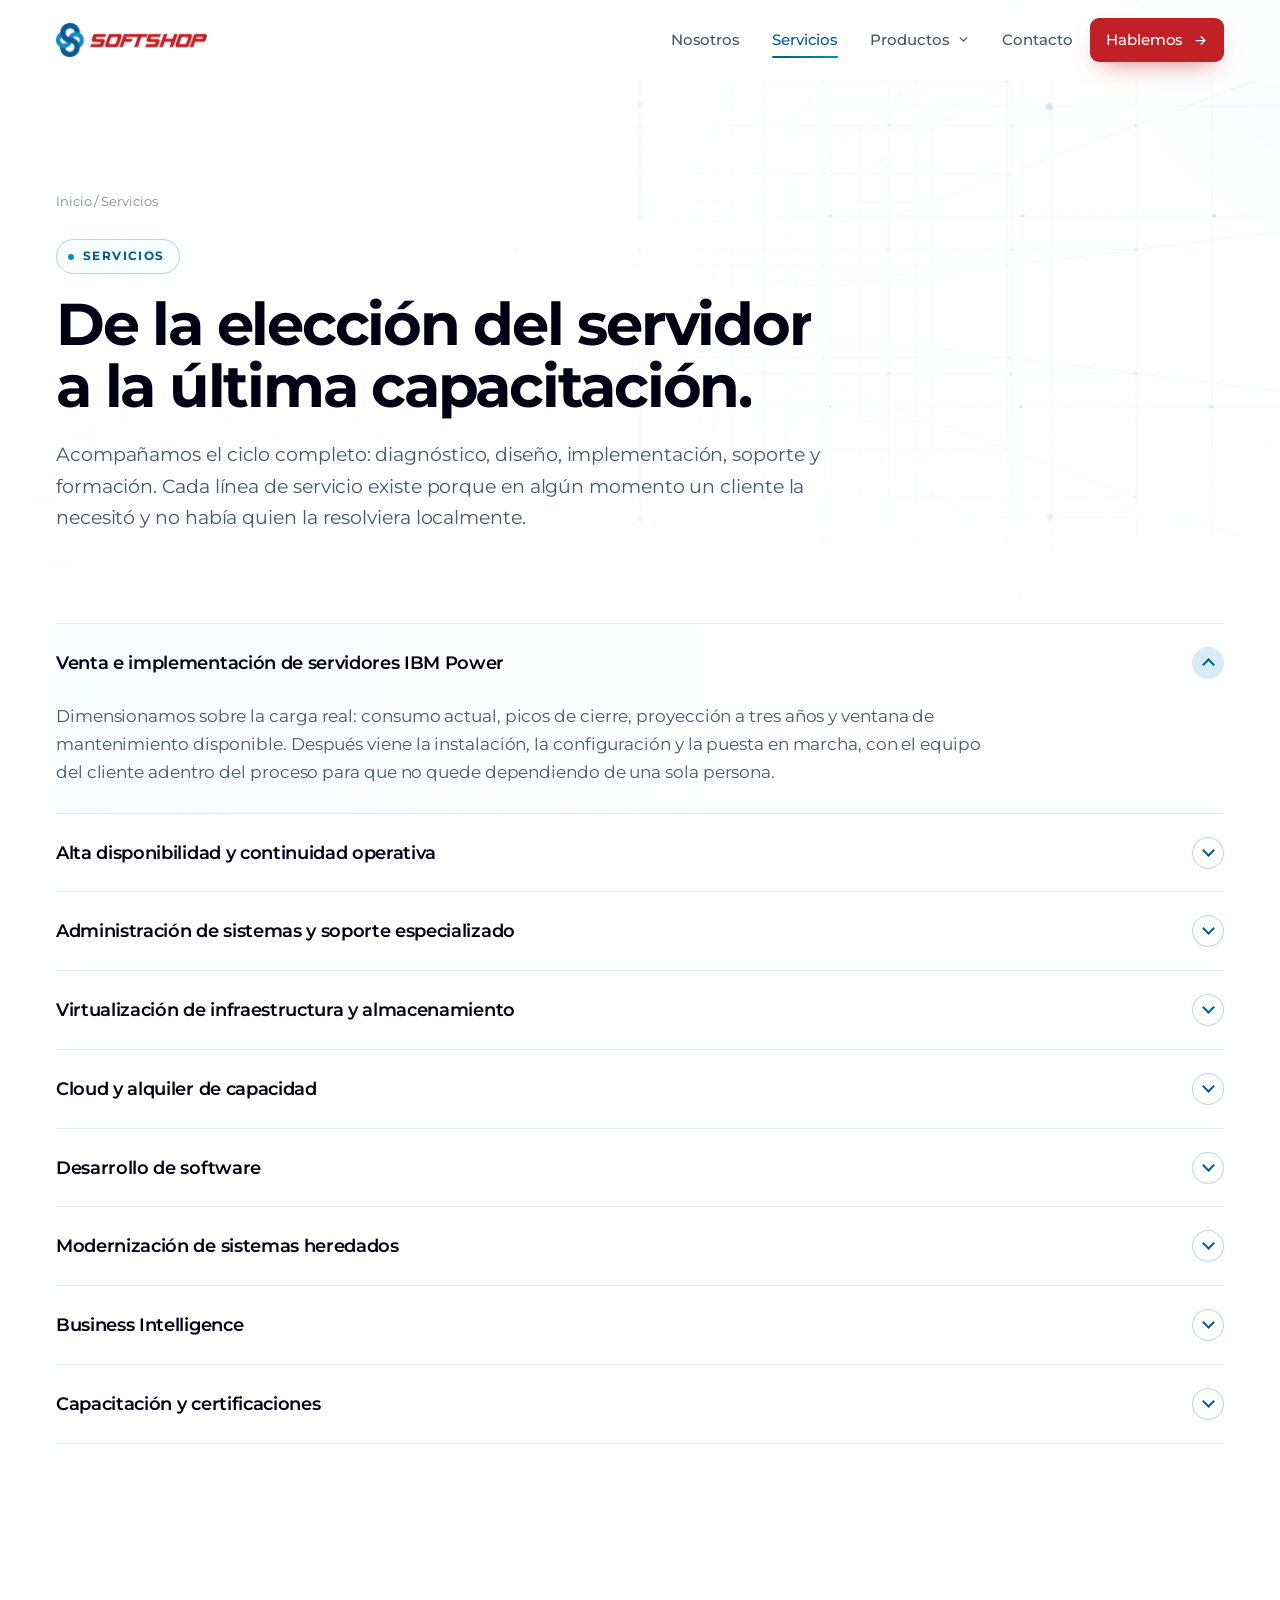
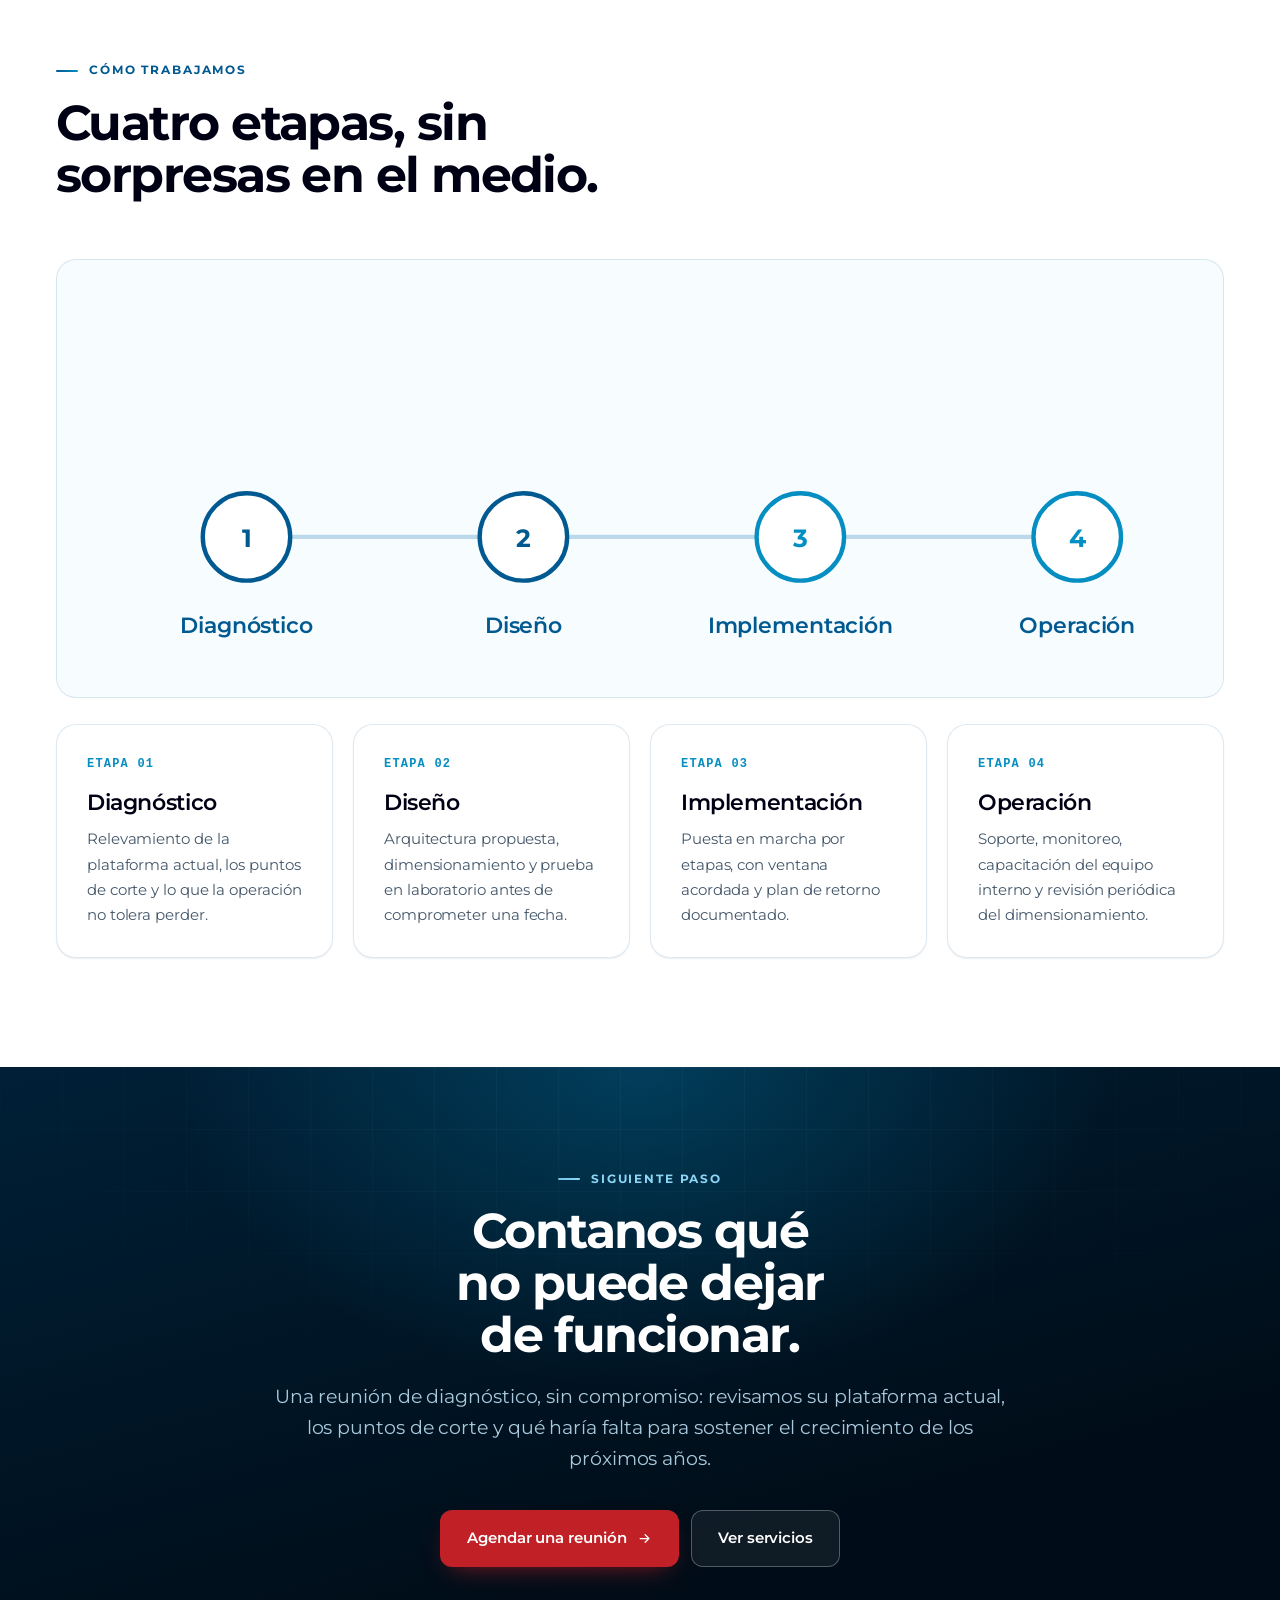
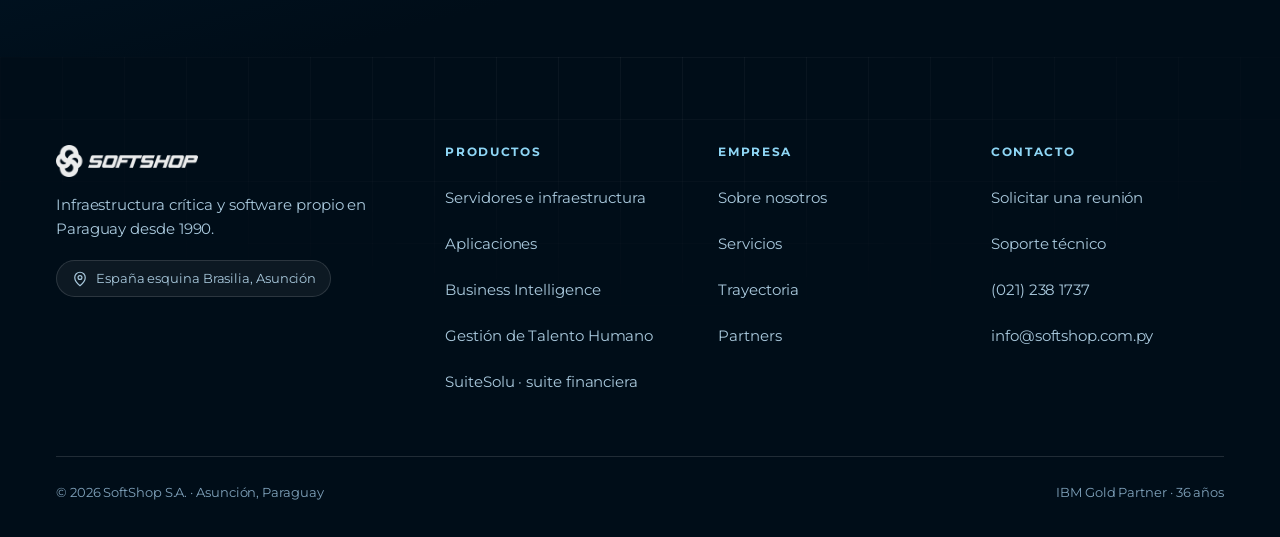
<file: servicios.html>
<!doctype html>
<html lang="es-PY">
<head>
<meta charset="utf-8">
<meta name="viewport" content="width=device-width, initial-scale=1">
<title>Servicios · SoftShop</title>
<meta name="description" content="Servidores IBM Power, alta disponibilidad, virtualización, cloud, desarrollo de software, modernización de sistemas, Business Intelligence y capacitación.">
<meta name="theme-color" content="#ffffff">
<meta name="robots" content="noindex, nofollow">
<link rel="icon" href="assets/img/icono.png">
<link rel="apple-touch-icon" href="assets/img/icono.png">
<meta property="og:title" content="Servicios · SoftShop">
<meta property="og:description" content="Servidores IBM Power, alta disponibilidad, virtualización, cloud, desarrollo de software, modernización de sistemas, Business Intelligence y capacitación.">
<meta property="og:type" content="website">
<link rel="preload" href="assets/fonts/montserrat-latin-700-normal.woff2" as="font" type="font/woff2" crossorigin>
<link rel="preload" href="assets/fonts/montserrat-latin-400-normal.woff2" as="font" type="font/woff2" crossorigin>
<link rel="stylesheet" href="assets/styles.css">
</head>
<body>
<a class="skip" href="#contenido">Ir al contenido</a>

<div class="progress"></div>

<header class="hdr">
  <div class="wrap">
    <a class="brand" href="index.html"><img src="assets/img/logo-softshop.png" alt="SoftShop" width="620" height="140"></a>
    <button class="nav-toggle" aria-label="Abrir menú" aria-expanded="false"><svg width="19" height="19" viewBox="0 0 24 24" fill="none" stroke="currentColor" stroke-width="1.8" stroke-linecap="round"><path d="M4 7h16M4 12h16M4 17h16"/></svg></button>
    <nav class="nav">
      <a href="nosotros.html">Nosotros</a>
        <a href="servicios.html" aria-current="page">Servicios</a>
        <div class="nav-item">
        <button class="nav-btn" aria-expanded="false" aria-controls="menu-productos">Productos <svg width="13" height="13" viewBox="0 0 24 24" fill="none" stroke="currentColor" stroke-width="2.4" stroke-linecap="round" stroke-linejoin="round" aria-hidden="true"><path d="M6 9l6 6 6-6"/></svg></button>
        <div class="drop" id="menu-productos" hidden>
          <div class="drop-grid">
            <a href="productos-servidores.html">
              <span class="drop-ico"><svg width="22" height="22" viewBox="0 0 24 24" fill="none" stroke="currentColor" stroke-width="1.6" stroke-linecap="round" stroke-linejoin="round"><rect x="3" y="3" width="18" height="7" rx="2"/><rect x="3" y="14" width="18" height="7" rx="2"/><path d="M7 6.5h.01M7 17.5h.01"/></svg></span>
              <span class="drop-tx"><b>Servidores e infraestructura</b><span>IBM Power, alta disponibilidad y capacidad por consumo</span></span>
            </a>
            <a href="productos-aplicaciones.html">
              <span class="drop-ico"><svg width="22" height="22" viewBox="0 0 24 24" fill="none" stroke="currentColor" stroke-width="1.6" stroke-linecap="round" stroke-linejoin="round"><path d="M9 17l-5-5 5-5M15 7l5 5-5 5"/></svg></span>
              <span class="drop-tx"><b>Aplicaciones</b><span>Desarrollo a medida y modernización de sistemas</span></span>
            </a>
            <a href="productos-business-intelligence.html">
              <span class="drop-ico"><svg width="22" height="22" viewBox="0 0 24 24" fill="none" stroke="currentColor" stroke-width="1.6" stroke-linecap="round" stroke-linejoin="round"><path d="M4 20V10M10 20V4M16 20v-7M22 20H2"/></svg></span>
              <span class="drop-tx"><b>Business Intelligence</b><span>Integración de fuentes, indicadores y tableros</span></span>
            </a>
            <a href="productos-gestion-talento-humano.html">
              <span class="drop-ico"><svg width="22" height="22" viewBox="0 0 24 24" fill="none" stroke="currentColor" stroke-width="1.6" stroke-linecap="round" stroke-linejoin="round"><circle cx="9" cy="8" r="3.2"/><path d="M3 20a6 6 0 0112 0"/><path d="M16 5.2a3.2 3.2 0 010 5.6M17.5 20a6 6 0 00-2-4.5"/></svg></span>
              <span class="drop-tx"><b>Gestión de Talento Humano</b><span>Liquidación de haberes y gestión de personas</span></span>
            </a>
            <a href="productos-suitesolu.html">
              <span class="drop-ico"><svg width="22" height="22" viewBox="0 0 24 24" fill="none" stroke="currentColor" stroke-width="1.6" stroke-linecap="round" stroke-linejoin="round"><rect x="4" y="10" width="16" height="11" rx="2"/><path d="M8 10V7a4 4 0 018 0v3"/></svg></span>
              <span class="drop-tx"><b>SuiteSolu · suite financiera</b><span>Bancos, cooperativas, financieras y casas de bolsa</span></span>
            </a>
          </div>
          <a class="drop-foot" href="productos.html">Ver las cinco líneas <svg width="15" height="15" viewBox="0 0 24 24" fill="none" stroke="currentColor" stroke-width="2" stroke-linecap="round" stroke-linejoin="round"><path d="M5 12h13M13 6l6 6-6 6"/></svg></a>
        </div>
      </div>
        <a href="contacto.html">Contacto</a>
      <a class="btn btn-a" href="contacto.html">Hablemos <svg width="15" height="15" viewBox="0 0 24 24" fill="none" stroke="currentColor" stroke-width="2" stroke-linecap="round" stroke-linejoin="round"><path d="M5 12h13M13 6l6 6-6 6"/></svg></a>
    </nav>
  </div>
</header>

<main id="contenido">

<section class="page-head">
  <canvas class="bg-scene" data-scene="fondo" aria-hidden="true"></canvas>
  <div class="bg-fallback" aria-hidden="true"></div>
  <div class="wrap">
    <p class="crumbs"><a href="index.html">Inicio</a> / Servicios</p>
    <span class="eyebrow"><span class="dot"></span>Servicios</span>
    
    <h1 class="split">De la elección del servidor a la última capacitación.</h1>
    <p class="lead" style="margin-top:22px">Acompañamos el ciclo completo: diagnóstico, diseño, implementación, soporte y formación. Cada línea de servicio existe porque en algún momento un cliente la necesitó y no había quien la resolviera localmente.</p>
  </div>
</section>
<section style="padding-top:0">
  <div class="wrap">
    <div class="acc rv">
      <details open>
        <summary>Venta e implementación de servidores IBM Power</summary>
        <div class="body"><p>Dimensionamos sobre la carga real: consumo actual, picos de cierre, proyección a tres años y ventana de mantenimiento disponible. Después viene la instalación, la configuración y la puesta en marcha, con el equipo del cliente adentro del proceso para que no quede dependiendo de una sola persona.</p></div>
      </details>
      <details>
        <summary>Alta disponibilidad y continuidad operativa</summary>
        <div class="body"><p>Diseño del esquema de disponibilidad según lo que la operación tolera perder: minutos, segundos o nada. Fuimos los primeros del país en implementar IBM Db2 Mirror for i, que permite objetivos de recuperación cercanos a cero manteniendo dos nodos activos en simultáneo.</p></div>
      </details>
      <details>
        <summary>Administración de sistemas y soporte especializado</summary>
        <div class="body"><p>Soporte sobre IBM i, AIX y Linux con personal certificado. Incluye monitoreo, gestión de versiones, aplicación de correcciones y atención de incidentes, con escalamiento directo al fabricante cuando corresponde.</p></div>
      </details>
      <details>
        <summary>Virtualización de infraestructura y almacenamiento</summary>
        <div class="body"><p>Consolidación de servidores, virtualización con tecnología VMware y diseño del almacenamiento con sus políticas de respaldo. El respaldo se prueba restaurando: una copia que nunca se restauró no es una copia.</p></div>
      </details>
      <details>
        <summary>Cloud y alquiler de capacidad</summary>
        <div class="body"><p>Arrendamiento de hardware y de capacidad de cómputo para empresas que prefieren no inmovilizar capital. Power Enterprise Pool 2.0 permite pagar por consumo real, útil cuando la demanda se concentra en cierres mensuales o temporadas puntuales.</p></div>
      </details>
      <details>
        <summary>Desarrollo de software</summary>
        <div class="body"><p>Producto propio y desarrollo a medida para finanzas, industria, servicios y gestión de personas. Trabajamos sobre las reglas de negocio que la empresa ya tiene escritas, no sobre un modelo genérico que después hay que forzar.</p></div>
      </details>
      <details>
        <summary>Modernización de sistemas heredados</summary>
        <div class="body"><p>Sistemas que funcionan pero quedaron atados a una tecnología sin salida. El camino es por etapas: relevar las reglas vigentes, aislar lo que se puede reescribir sin cortar la operación, y migrar sin apagar nada.</p></div>
      </details>
      <details>
        <summary>Business Intelligence</summary>
        <div class="body"><p>Integración de fuentes, modelado y construcción de tableros. El objetivo no es el tablero: es que cada indicador tenga una definición única y que la discusión pase de "de dónde salió ese número" a qué hacemos con él.</p></div>
      </details>
      <details>
        <summary>Capacitación y certificaciones</summary>
        <div class="body"><p>Formación de los equipos del cliente sobre la plataforma implementada. La transferencia de conocimiento es parte del proyecto, no un servicio que se cotiza después.</p></div>
      </details>
    </div>
  </div>
</section>

<section>
  <div class="wrap">
    <div class="sec-head rv"><span class="kicker">Cómo trabajamos</span><h2>Cuatro etapas, sin sorpresas en el medio.</h2></div>
    <div class="art rv" style="margin-bottom:26px"><svg viewBox="0 0 800 300" role="img" aria-label="Cuatro etapas del trabajo" xmlns="http://www.w3.org/2000/svg"><title>Cuatro etapas del trabajo</title><path d="M100 190 H700" stroke="#BBD9EA" stroke-width="3"/><circle cx="130" cy="190" r="30" fill="#FFFFFF" stroke="#005A91" stroke-width="3"/><text x="130" y="197" text-anchor="middle" font-family="Montserrat, sans-serif" font-size="17" font-weight="700" fill="#005A91">1</text><text x="130" y="256" text-anchor="middle" font-family="Montserrat, sans-serif" font-size="15" font-weight="600" fill="#005A91">Diagnóstico</text><circle cx="320" cy="190" r="30" fill="#FFFFFF" stroke="#005A91" stroke-width="3"/><text x="320" y="197" text-anchor="middle" font-family="Montserrat, sans-serif" font-size="17" font-weight="700" fill="#005A91">2</text><text x="320" y="256" text-anchor="middle" font-family="Montserrat, sans-serif" font-size="15" font-weight="600" fill="#005A91">Diseño</text><circle cx="510" cy="190" r="30" fill="#FFFFFF" stroke="#048EC2" stroke-width="3"/><text x="510" y="197" text-anchor="middle" font-family="Montserrat, sans-serif" font-size="17" font-weight="700" fill="#048EC2">3</text><text x="510" y="256" text-anchor="middle" font-family="Montserrat, sans-serif" font-size="15" font-weight="600" fill="#005A91">Implementación</text><circle cx="700" cy="190" r="30" fill="#FFFFFF" stroke="#048EC2" stroke-width="3"/><text x="700" y="197" text-anchor="middle" font-family="Montserrat, sans-serif" font-size="17" font-weight="700" fill="#048EC2">4</text><text x="700" y="256" text-anchor="middle" font-family="Montserrat, sans-serif" font-size="15" font-weight="600" fill="#005A91">Operación</text></svg></div>
    <div class="grid g-4">
      <article class="card rv"><span class="num">ETAPA 01</span><h3>Diagnóstico</h3><p>Relevamiento de la plataforma actual, los puntos de corte y lo que la operación no tolera perder.</p></article>
      <article class="card rv" style="--d:90ms"><span class="num">ETAPA 02</span><h3>Diseño</h3><p>Arquitectura propuesta, dimensionamiento y prueba en laboratorio antes de comprometer una fecha.</p></article>
      <article class="card b rv" style="--d:180ms"><span class="num">ETAPA 03</span><h3>Implementación</h3><p>Puesta en marcha por etapas, con ventana acordada y plan de retorno documentado.</p></article>
      <article class="card b rv" style="--d:270ms"><span class="num">ETAPA 04</span><h3>Operación</h3><p>Soporte, monitoreo, capacitación del equipo interno y revisión periódica del dimensionamiento.</p></article>
    </div>
  </div>
</section>


<section class="cta-band on-dark">
  <div class="wrap">
    <span class="kicker rv">Siguiente paso</span>
    <h2 class="rv" style="--d:70ms">Contanos qué no puede dejar de funcionar.</h2>
    <p class="lead rv" style="--d:140ms">Una reunión de diagnóstico, sin compromiso: revisamos su plataforma actual, los puntos de corte y qué haría falta para sostener el crecimiento de los próximos años.</p>
    <div class="row rv" style="--d:210ms">
      <a class="btn btn-a" href="contacto.html">Agendar una reunión <svg width="15" height="15" viewBox="0 0 24 24" fill="none" stroke="currentColor" stroke-width="2" stroke-linecap="round" stroke-linejoin="round"><path d="M5 12h13M13 6l6 6-6 6"/></svg></a>
      <a class="btn btn-ghost" href="servicios.html">Ver servicios</a>
    </div>
  </div>
</section>

</main>

<footer class="ftr on-dark">
  <div class="wrap">
    <div class="ftr-grid">
      <div>
        <a class="brand" href="index.html"><img src="assets/img/logo-softshop.png" alt="SoftShop" width="620" height="140"></a>
        <p style="margin-top:16px;max-width:32ch;font-size:.93rem">
          Infraestructura crítica y software propio en Paraguay desde 1990.
        </p>
        <p class="pill-row" style="margin-top:18px">
          <span class="pill"><svg width="18" height="18" viewBox="0 0 24 24" fill="none" stroke="currentColor" stroke-width="1.6" stroke-linecap="round" stroke-linejoin="round"><path d="M12 21s7-5.6 7-11a7 7 0 10-14 0c0 5.4 7 11 7 11z"/><circle cx="12" cy="10" r="2.6"/></svg> España esquina Brasilia, Asunción</span>
        </p>
      </div>
      <div>
        <h3>Productos</h3>
        <ul>
          <li><a href="productos-servidores.html">Servidores e infraestructura</a></li>
          <li><a href="productos-aplicaciones.html">Aplicaciones</a></li>
          <li><a href="productos-business-intelligence.html">Business Intelligence</a></li>
          <li><a href="productos-gestion-talento-humano.html">Gestión de Talento Humano</a></li>
          <li><a href="productos-suitesolu.html">SuiteSolu · suite financiera</a></li>
        </ul>
      </div>
      <div>
        <h3>Empresa</h3>
        <ul>
          <li><a href="nosotros.html">Sobre nosotros</a></li>
          <li><a href="servicios.html">Servicios</a></li>
          <li><a href="nosotros.html">Trayectoria</a></li>
          <li><a href="index.html#partners">Partners</a></li>
        </ul>
      </div>
      <div>
        <h3>Contacto</h3>
        <ul>
          <li><a href="contacto.html">Solicitar una reunión</a></li>
          <li><a href="contacto.html#soporte">Soporte técnico</a></li>
          <li><a href="tel:+595212381737">(021) 238 1737</a></li>
          <li><a href="mailto:info@softshop.com.py">info@softshop.com.py</a></li>
        </ul>
      </div>
    </div>
    <div class="ftr-bottom">
      <span>© 2026 SoftShop S.A. · Asunción, Paraguay</span>
      <span>IBM Gold Partner · 36 años</span>
    </div>
  </div>
</footer>

<script src="assets/site.js" defer></script>
</body>
</html>
</file>
<file: assets/styles.css>
/* ============================================================
   SoftShop — sistema de diseño
   Paleta del Manual de Marca 2025:
   #005A91 azul profundo · #048EC2 azul claro · #000014 tinta
   #C02026 rojo de acento · #F7FCFE blanco frío

   El fondo del sitio es blanco. Las únicas superficies oscuras
   son el cierre y el pie, construidas mezclando tinta con azul
   profundo: no hay color nuevo fuera del manual.
   ============================================================ */

/* ---------- tipografía autoalojada ----------
   Montserrat sustituye a Gotham (de licencia paga). Los archivos
   viven en assets/fonts, así que el sitio no depende de Google
   Fonts ni de tener internet. */

@font-face {
  font-family: 'Montserrat';
  font-style: normal;
  font-weight: 400;
  font-display: swap;
  src: url('fonts/montserrat-latin-400-normal.woff2') format('woff2');
}
@font-face {
  font-family: 'Montserrat';
  font-style: normal;
  font-weight: 500;
  font-display: swap;
  src: url('fonts/montserrat-latin-500-normal.woff2') format('woff2');
}
@font-face {
  font-family: 'Montserrat';
  font-style: normal;
  font-weight: 600;
  font-display: swap;
  src: url('fonts/montserrat-latin-600-normal.woff2') format('woff2');
}
@font-face {
  font-family: 'Montserrat';
  font-style: normal;
  font-weight: 700;
  font-display: swap;
  src: url('fonts/montserrat-latin-700-normal.woff2') format('woff2');
}

/* ---------- variables ---------- */

:root {
  color-scheme: light;

  /* superficies claras */
  --bg: #ffffff;
  --bg-2: #f7fcfe;
  --bg-3: #eef6fb;
  --surface: #ffffff;
  --line: rgba(0, 90, 145, 0.13);
  --line-2: rgba(0, 90, 145, 0.24);

  /* texto */
  --tx: #000014;
  --tx-2: #44576a;
  --tx-3: #77899b;

  /* marca */
  --a: #005a91;
  --a2: #048ec2;
  --a-soft: #d7ecf7;
  --a-dim: rgba(4, 142, 194, 0.1);
  --rojo: #c02026;
  --rojo-2: #a4181e;

  /* superficies oscuras: tinta + azul profundo */
  --dk-1: #000d18;
  --dk-2: #002037;
  --dk-3: #00304f;

  /* sombras en capas */
  --sh-s: 0 1px 2px rgba(0, 20, 40, 0.05), 0 1px 1px rgba(0, 20, 40, 0.03);
  --sh-m: 0 2px 6px rgba(0, 40, 70, 0.05), 0 12px 28px -14px rgba(0, 90, 145, 0.28);
  --sh-l: 0 4px 12px rgba(0, 40, 70, 0.06), 0 28px 60px -26px rgba(0, 90, 145, 0.38);
  --sh-xl: 0 8px 20px rgba(0, 40, 70, 0.08), 0 48px 90px -40px rgba(0, 90, 145, 0.45);

  /* medidas */
  --wrap: 1220px;
  --gut: clamp(20px, 5vw, 56px);
  --r-s: 10px;
  --r-m: 14px;
  --r-l: 20px;
  --r-xl: 28px;

  /* ritmo vertical */
  --sec: clamp(64px, 8.5vw, 124px);
  --sec-sm: clamp(44px, 6vw, 78px);

  /* Intensidad del fondo animado. Es el único número que hay que tocar
     para que la malla se note más o menos:
       0.35  apenas una textura
       0.55  el ajuste actual: presente sin tapar el titular
       0.75  muy marcada, compite con el texto del hero */
  --fondo: 0.55;

  --ease: cubic-bezier(0.22, 1, 0.36, 1);
  --dur: 0.5s;

  --font: 'Montserrat', -apple-system, BlinkMacSystemFont, 'Segoe UI', Roboto, Helvetica,
    Arial, sans-serif;
  --mono: ui-monospace, 'SF Mono', Menlo, Consolas, monospace;
}

/* Superficie oscura: redefine los tokens en lugar de duplicar reglas,
   así las tarjetas, píldoras y fichas ya escritas funcionan adentro. */
.on-dark {
  --bg: var(--dk-1);
  --bg-2: rgba(255, 255, 255, 0.04);
  --bg-3: rgba(255, 255, 255, 0.07);
  --surface: rgba(255, 255, 255, 0.05);
  --line: rgba(255, 255, 255, 0.13);
  --line-2: rgba(255, 255, 255, 0.24);
  --tx: #f2fafd;
  --tx-2: #a9c9dd;
  --tx-3: #7fa2bb;
  --a: #6fc4e8;
  --a2: #8ed6f5;
  --a-soft: rgba(4, 142, 194, 0.22);
  --a-dim: rgba(4, 142, 194, 0.18);
  color: var(--tx);
}

*,
*::before,
*::after {
  box-sizing: border-box;
}

html {
  scroll-behavior: smooth;
  -webkit-text-size-adjust: 100%;
  scroll-padding-top: 96px;
}

body {
  margin: 0;
  background: var(--bg);
  color: var(--tx);
  font-family: var(--font);
  font-size: 17px;
  line-height: 1.66;
  font-weight: 400;
  letter-spacing: -0.005em;
  -webkit-font-smoothing: antialiased;
  -moz-osx-font-smoothing: grayscale;
  overflow-x: hidden;
}

/* Neblina de fondo: manchas de azul muy diluido, por encima de la malla
   para suavizarla. */
body::before {
  content: '';
  position: fixed;
  inset: -30vh -20vw;
  z-index: 0;
  pointer-events: none;
  background:
    radial-gradient(46vw 46vw at 12% 2%, rgba(4, 142, 194, 0.06), transparent 62%),
    radial-gradient(40vw 40vw at 92% 16%, rgba(0, 90, 145, 0.05), transparent 60%);
}

img,
svg {
  max-width: 100%;
  display: block;
}

a {
  color: inherit;
  text-decoration: none;
}

::selection {
  background: rgba(4, 142, 194, 0.22);
}

/* ---------- foco visible ---------- */

:focus-visible {
  outline: 2px solid var(--a2);
  outline-offset: 3px;
  border-radius: 4px;
}

.on-dark :focus-visible {
  outline-color: #8ed6f5;
}

/* salto al contenido, para teclado y lectores de pantalla */
.skip {
  position: absolute;
  left: 12px;
  top: -60px;
  z-index: 200;
  padding: 12px 20px;
  border-radius: var(--r-s);
  background: var(--a);
  color: #fff;
  font-size: 0.9rem;
  font-weight: 600;
  transition: top 0.25s var(--ease);
}

.skip:focus {
  top: 12px;
}

/* ---------- tipografía ---------- */

h1,
h2,
h3,
h4 {
  margin: 0;
  font-weight: 700;
  letter-spacing: -0.028em;
  line-height: 1.1;
  color: var(--tx);
  text-wrap: balance;
}

h1 {
  font-size: clamp(2.5rem, 5.8vw, 4.6rem);
  letter-spacing: -0.038em;
  line-height: 1.04;
}
h2 {
  font-size: clamp(1.95rem, 3.8vw, 3.05rem);
  letter-spacing: -0.032em;
  line-height: 1.07;
}
h3 {
  font-size: clamp(1.15rem, 1.7vw, 1.35rem);
  letter-spacing: -0.018em;
  line-height: 1.28;
  font-weight: 600;
}

p {
  margin: 0 0 1.05em;
  color: var(--tx-2);
  text-wrap: pretty;
}

.lead {
  font-size: clamp(1.06rem, 1.5vw, 1.26rem);
  color: var(--tx-2);
  line-height: 1.62;
  max-width: 62ch;
}

.eyebrow {
  display: inline-flex;
  align-items: center;
  gap: 9px;
  font-size: 0.72rem;
  font-weight: 700;
  letter-spacing: 0.12em;
  text-transform: uppercase;
  color: var(--a);
  padding: 7px 15px 7px 11px;
  border: 1px solid var(--line-2);
  border-radius: 999px;
  background: var(--bg-2);
  backdrop-filter: blur(6px);
}

.eyebrow .dot {
  width: 6px;
  height: 6px;
  border-radius: 50%;
  background: var(--a2);
  animation: ping 2.6s infinite;
}

@keyframes ping {
  0% {
    box-shadow: 0 0 0 0 rgba(4, 142, 194, 0.5);
  }
  70% {
    box-shadow: 0 0 0 9px rgba(4, 142, 194, 0);
  }
  100% {
    box-shadow: 0 0 0 0 rgba(4, 142, 194, 0);
  }
}

.grad-a {
  background: linear-gradient(96deg, var(--a) 10%, var(--a2) 90%);
  -webkit-background-clip: text;
  background-clip: text;
  color: transparent;
}

.grad-b {
  color: var(--a2);
}

.kicker {
  font-size: 0.73rem;
  font-weight: 700;
  letter-spacing: 0.16em;
  text-transform: uppercase;
  color: var(--a);
  margin-bottom: 16px;
  display: flex;
  align-items: center;
  gap: 11px;
}

/* raya corta antes del volanta, ancla la sección */
.kicker::before {
  content: '';
  width: 22px;
  height: 2px;
  border-radius: 2px;
  background: linear-gradient(90deg, var(--a), var(--a2));
  flex: none;
}

/* ---------- layout ---------- */

.wrap {
  width: min(100% - var(--gut) * 2, var(--wrap));
  margin-inline: auto;
  position: relative;
  z-index: 1;
}

section {
  position: relative;
  z-index: 1;
  padding: var(--sec) 0;
}

/* Las bandas llevan una retícula fina y quieta: es el mismo lenguaje de
   la malla del hero, pero sin movimiento. Da textura sin pedir atención. */
.band {
  position: relative;
  background: var(--bg-2);
  border-block: 1px solid var(--line);
}

.band::before {
  content: '';
  position: absolute;
  inset: 0;
  pointer-events: none;
  background-image:
    linear-gradient(rgba(0, 90, 145, 0.05) 1px, transparent 1px),
    linear-gradient(90deg, rgba(0, 90, 145, 0.05) 1px, transparent 1px);
  background-size: 64px 64px;
  mask-image: radial-gradient(130% 85% at 50% 0%, #000 20%, transparent 78%);
  -webkit-mask-image: radial-gradient(130% 85% at 50% 0%, #000 20%, transparent 78%);
}

.sec-head {
  max-width: 68ch;
  margin-bottom: clamp(34px, 5vw, 58px);
}

.sec-head h2 {
  max-width: 20ch;
}

.grid {
  display: grid;
  gap: 20px;
}
.g-2 {
  grid-template-columns: repeat(2, 1fr);
}
.g-3 {
  grid-template-columns: repeat(3, 1fr);
}
.g-4 {
  grid-template-columns: repeat(4, 1fr);
}

@media (max-width: 980px) {
  .g-3,
  .g-4 {
    grid-template-columns: repeat(2, 1fr);
  }
}
@media (max-width: 640px) {
  .g-2,
  .g-3,
  .g-4 {
    grid-template-columns: 1fr;
  }
}

/* ---------- barra de progreso ---------- */

.progress {
  position: fixed;
  top: 0;
  left: 0;
  height: 3px;
  width: 100%;
  transform-origin: 0 50%;
  transform: scaleX(0);
  background: linear-gradient(90deg, var(--a), var(--a2));
  z-index: 90;
}

/* ---------- header ---------- */

.hdr {
  position: fixed;
  inset: 0 0 auto 0;
  z-index: 80;
  transition: background var(--dur) var(--ease), box-shadow var(--dur) var(--ease),
    border-color var(--dur) var(--ease);
  border-bottom: 1px solid transparent;
  background: rgba(255, 255, 255, 0.7);
  backdrop-filter: blur(16px) saturate(160%);
}

.hdr.is-stuck {
  background: rgba(255, 255, 255, 0.9);
  border-bottom-color: var(--line);
  box-shadow: var(--sh-s);
}

.hdr .wrap {
  display: flex;
  align-items: center;
  gap: 28px;
  height: 80px;
  transition: height var(--dur) var(--ease);
}

.hdr.is-stuck .wrap {
  height: 64px;
}

.brand {
  display: flex;
  align-items: center;
  flex-shrink: 0;
}

.brand img {
  height: 34px;
  width: auto;
  transition: height var(--dur) var(--ease);
}

.hdr.is-stuck .brand img {
  height: 29px;
}

.nav {
  display: flex;
  align-items: center;
  gap: 2px;
  margin-left: auto;
}

.nav a {
  position: relative;
  display: inline-flex;
  align-items: center;
  min-height: 44px;
  padding: 9px 15px;
  border-radius: 9px;
  font-size: 0.92rem;
  font-weight: 500;
  color: var(--tx-2);
  transition: color 0.25s, background 0.25s;
}

.nav a:not(.btn)::after {
  content: '';
  position: absolute;
  left: 15px;
  right: 15px;
  bottom: 4px;
  height: 2px;
  border-radius: 2px;
  background: linear-gradient(90deg, var(--a), var(--a2));
  transform: scaleX(0);
  transform-origin: 0 50%;
  transition: transform 0.32s var(--ease);
}

.nav a:not(.btn):hover::after,
.nav a[aria-current='page']::after {
  transform: scaleX(1);
}

.nav a:hover,
.nav a[aria-current='page'] {
  color: var(--a);
}

/* ---------- desplegable de productos ---------- */

.nav-item {
  position: relative;
}

.nav-btn {
  display: inline-flex;
  align-items: center;
  gap: 7px;
  min-height: 44px;
  padding: 9px 15px;
  border: 0;
  border-radius: 9px;
  background: transparent;
  font-family: inherit;
  font-size: 0.92rem;
  font-weight: 500;
  color: var(--tx-2);
  cursor: pointer;
  transition: color 0.25s;
}

.nav-btn:hover,
.nav-btn[aria-expanded='true'],
.nav-btn[aria-current='page'] {
  color: var(--a);
}

.nav-btn svg {
  transition: transform 0.3s var(--ease);
}

.nav-btn[aria-expanded='true'] svg {
  transform: rotate(180deg);
}

.drop {
  position: absolute;
  top: calc(100% + 10px);
  left: 50%;
  translate: -50% 0;
  width: min(92vw, 620px);
  padding: 14px;
  border: 1px solid var(--line);
  border-radius: var(--r-l);
  background: rgba(255, 255, 255, 0.97);
  backdrop-filter: blur(16px) saturate(160%);
  box-shadow: var(--sh-l);
  z-index: 90;
  animation: fadeUp 0.28s var(--ease);
}

.drop[hidden] {
  display: none;
}

.drop-grid {
  display: grid;
  grid-template-columns: 1fr 1fr;
  gap: 4px;
}

.drop-grid a {
  display: flex;
  gap: 13px;
  align-items: flex-start;
  padding: 13px 14px;
  border-radius: var(--r-m);
  transition: background 0.25s;
}

.drop-grid a:hover,
.drop-grid a[aria-current='page'] {
  background: var(--bg-3);
}

.drop-ico {
  flex: none;
  width: 38px;
  height: 38px;
  border-radius: 11px;
  display: grid;
  place-items: center;
  background: var(--bg-3);
  border: 1px solid var(--line);
  color: var(--a);
}

.drop-grid a:hover .drop-ico {
  background: var(--a-soft);
}

.drop-tx b {
  display: block;
  font-size: 0.94rem;
  font-weight: 600;
  color: var(--tx);
  letter-spacing: -0.012em;
  margin-bottom: 3px;
}

.drop-tx span {
  display: block;
  font-size: 0.82rem;
  line-height: 1.4;
  color: var(--tx-3);
}

.drop-foot {
  display: flex;
  align-items: center;
  gap: 8px;
  margin-top: 6px;
  padding: 13px 14px;
  border-top: 1px solid var(--line);
  font-size: 0.88rem;
  font-weight: 600;
  color: var(--a);
}

.drop-foot svg {
  transition: transform 0.26s var(--ease);
}

.drop-foot:hover svg {
  transform: translateX(4px);
}

/* el botón del menú conserva su propio color */
.nav a.btn-a,
.nav a.btn-a:hover {
  color: #fff;
  background: var(--rojo);
}
.nav a.btn-a:hover {
  background: var(--rojo-2);
}

.nav-toggle {
  display: none;
  margin-left: auto;
  width: 42px;
  height: 42px;
  border: 1px solid var(--line-2);
  border-radius: 11px;
  background: var(--surface);
  color: var(--a);
  cursor: pointer;
  align-items: center;
  justify-content: center;
}

@media (max-width: 1000px) {
  .nav {
    position: fixed;
    inset: 0 0 auto 0;
    top: 64px;
    flex-direction: column;
    align-items: stretch;
    gap: 2px;
    padding: 14px var(--gut) 26px;
    background: #fff;
    border-bottom: 1px solid var(--line);
    box-shadow: var(--sh-m);
    transform: translateY(-12px);
    opacity: 0;
    pointer-events: none;
    transition: opacity 0.3s, transform 0.3s;
  }
  .nav.is-open {
    opacity: 1;
    transform: none;
    pointer-events: auto;
  }
  .nav a {
    padding: 13px 12px;
    font-size: 1rem;
  }
  .nav a:not(.btn)::after {
    display: none;
  }
  /* En el menú del celular el desplegable va abierto, en línea: no hay
     espacio para un panel flotante y esconderlo solo agrega un toque. */
  .nav-btn {
    width: 100%;
    justify-content: space-between;
    padding: 13px 12px;
    font-size: 1rem;
  }
  .nav-btn svg {
    display: none;
  }
  .drop,
  .drop[hidden] {
    display: block;
    position: static;
    translate: none;
    width: auto;
    padding: 0 0 8px;
    border: 0;
    background: none;
    backdrop-filter: none;
    box-shadow: none;
    animation: none;
  }
  .drop-grid {
    grid-template-columns: 1fr;
    gap: 2px;
  }
  .drop-grid a {
    padding: 11px 12px;
  }
  .drop-foot {
    padding: 12px;
  }
  .nav .btn {
    margin-top: 10px;
    justify-content: center;
  }
  .nav-toggle {
    display: flex;
  }
}

/* ---------- botones ---------- */

.btn {
  display: inline-flex;
  align-items: center;
  gap: 10px;
  padding: 15px 26px;
  border-radius: 12px;
  font-family: inherit;
  font-size: 0.93rem;
  font-weight: 600;
  letter-spacing: -0.005em;
  border: 1px solid transparent;
  cursor: pointer;
  position: relative;
  overflow: hidden;
  isolation: isolate;
  transition: transform 0.26s var(--ease), box-shadow 0.26s var(--ease),
    background 0.26s, border-color 0.26s, color 0.26s;
  will-change: transform;
}

/* brillo que cruza el botón al pasar el mouse */
.btn::after {
  content: '';
  position: absolute;
  inset: 0;
  z-index: -1;
  background: linear-gradient(105deg, transparent 30%, rgba(255, 255, 255, 0.22) 50%, transparent 70%);
  transform: translateX(-120%);
  transition: transform 0.7s var(--ease);
}

.btn:hover::after {
  transform: translateX(120%);
}

.btn svg {
  transition: transform 0.26s var(--ease);
}
.btn:hover svg {
  transform: translateX(3px);
}

/* principal: rojo de marca, usado con moderación */
.btn-a {
  background: var(--rojo);
  color: #fff;
  box-shadow: 0 10px 26px -12px rgba(192, 32, 38, 0.75);
}
.btn-a:hover {
  background: var(--rojo-2);
  box-shadow: 0 18px 36px -14px rgba(192, 32, 38, 0.85);
}

.btn-b {
  background: var(--a);
  color: #fff;
  box-shadow: 0 10px 26px -12px rgba(0, 90, 145, 0.7);
}
.btn-b:hover {
  background: #01486f;
  box-shadow: 0 18px 36px -14px rgba(0, 90, 145, 0.8);
}

.btn-ghost {
  background: var(--surface);
  border-color: var(--line-2);
  color: var(--a);
}
.btn-ghost:hover {
  background: var(--bg-2);
  border-color: var(--a2);
}

.on-dark .btn-ghost {
  background: rgba(255, 255, 255, 0.06);
  border-color: rgba(255, 255, 255, 0.28);
  color: #fff;
}
.on-dark .btn-ghost:hover {
  background: rgba(255, 255, 255, 0.12);
  border-color: rgba(255, 255, 255, 0.5);
}

.link-arrow {
  display: inline-flex;
  align-items: center;
  gap: 7px;
  font-weight: 600;
  font-size: 0.92rem;
  color: var(--a);
}
.link-arrow svg {
  transition: transform 0.26s var(--ease);
}
.link-arrow:hover svg {
  transform: translateX(4px);
}
.link-arrow.b {
  color: var(--a2);
}

/* ---------- primera pantalla ----------
   El hero y la tira de cifras van dentro de un mismo contenedor de alto
   igual a la ventana: el hero absorbe el espacio sobrante y las cifras
   quedan siempre apoyadas abajo. Así no se corta nada al abrir. */

.portada {
  position: relative;
  min-height: 100svh;
  display: flex;
  flex-direction: column;
  overflow: hidden;
}

.hero {
  position: relative;
  flex: 1 1 auto;
  display: flex;
  align-items: center;
  padding: clamp(104px, 13vh, 168px) 0 clamp(28px, 5vh, 64px);
}

.portada .stat-strip {
  flex: 0 0 auto;
}

/* ---------- fondo de todo el sitio ----------
   Un único lienzo fijo detrás del contenido. Vive atenuado: la malla se
   nota en los respiros entre secciones y queda tapada donde hay texto. */

.bg-scene {
  position: absolute;
  inset: 0;
  width: 100%;
  height: 100%;
  z-index: 0;
  pointer-events: none;
  opacity: 0;
  transition: opacity 1.6s var(--ease);
}

.bg-scene[data-webgl='on'] {
  /* Atenuado a propósito: es atmósfera, no animación. El desenfoque leve
     lo empuja hacia atrás y evita que el ojo enfoque la retícula. */
  opacity: var(--fondo);
  filter: blur(0.5px);
}

/* Reemplazo cuando no hay WebGL: la misma atmósfera, quieta. */
.bg-fallback {
  position: absolute;
  inset: 0;
  z-index: 0;
  pointer-events: none;
  background:
    radial-gradient(38vw 38vw at 72% 26%, rgba(4, 142, 194, 0.16), transparent 62%),
    radial-gradient(30vw 30vw at 22% 74%, rgba(0, 90, 145, 0.1), transparent 60%);
}

.bg-scene[data-webgl='on'] ~ .bg-fallback {
  display: none;
}

/* Velo que protege la legibilidad de la columna de texto. */
.hero::before {
  content: '';
  position: absolute;
  inset: 0;
  z-index: 1;
  pointer-events: none;
  background: linear-gradient(
    100deg,
    #fff 10%,
    rgba(255, 255, 255, 0.94) 38%,
    rgba(255, 255, 255, 0.45) 58%,
    rgba(255, 255, 255, 0) 80%
  );
}

.hero::after {
  content: '';
  position: absolute;
  inset: auto 0 0 0;
  height: 30%;
  background: linear-gradient(to top, #fff, transparent);
  z-index: 1;
  pointer-events: none;
}

@media (max-width: 900px) {
  .hero::before {
    background: linear-gradient(
      to top,
      #fff 14%,
      rgba(255, 255, 255, 0.93) 50%,
      rgba(255, 255, 255, 0.58) 78%,
      rgba(255, 255, 255, 0.22)
    );
  }
}

.hero .wrap {
  z-index: 2;
}

.hero h1 {
  margin: 26px 0 0;
  max-width: 15ch;
}

.hero .lead {
  margin-top: 26px;
  max-width: 52ch;
}

.hero-cta {
  display: flex;
  flex-wrap: wrap;
  gap: 13px;
  margin-top: 38px;
}

/* ---------- tira de indicadores bajo el hero ----------
   Vive fuera del hero para que la escena 3D no le pase por encima. */

.stat-strip {
  padding: 0;
  border-bottom: 1px solid var(--line);
  background: linear-gradient(to bottom, #fff, var(--bg-2));
}

.stat-strip .wrap {
  display: grid;
  grid-template-columns: repeat(4, 1fr);
}

/* Las divisiones son bordes de cada celda y no un fondo del contenedor:
   así no queda una banda de color mientras las cifras aún no aparecieron. */
.stat {
  padding: clamp(24px, 3vw, 38px) clamp(20px, 2.4vw, 30px);
  border-left: 1px solid var(--line);
}

.stat:first-child {
  padding-left: 0;
  border-left: 0;
}

/* Las cifras llevan el degradado de marca: la tira es prueba, no una
   tabla de datos, y el número tiene que pesar. */
.stat .n {
  font-size: clamp(1.6rem, 2.9vw, 2.5rem);
  font-weight: 700;
  letter-spacing: -0.045em;
  line-height: 1.02;
  background: linear-gradient(96deg, var(--a) 15%, var(--a2) 95%);
  -webkit-background-clip: text;
  background-clip: text;
  color: transparent;
  font-variant-numeric: tabular-nums;
}

/* Una celda puede llevar un logotipo en lugar de una cifra. */
.stat .marca {
  display: flex;
  align-items: center;
  min-height: clamp(1.6rem, 2.9vw, 2.5rem);
}

.stat .marca img {
  height: 58px;
  width: auto;
  max-width: 100%;
  object-fit: contain;
}

.stat .l {
  font-size: 0.84rem;
  color: var(--tx-2);
  margin-top: 12px;
  line-height: 1.45;
  max-width: 30ch;
}

@media (max-width: 860px) {
  .stat-strip .wrap {
    grid-template-columns: repeat(2, 1fr);
  }
  .stat:nth-child(3) {
    padding-left: 0;
    border-left: 0;
  }
  .stat:nth-child(n + 3) {
    border-top: 1px solid var(--line);
  }
}

@media (max-width: 330px) {
  .stat-strip .wrap {
    grid-template-columns: 1fr;
  }
  .stat {
    padding-left: 0;
    border-left: 0;
  }
  .stat:not(:first-child) {
    border-top: 1px solid var(--line);
  }
}

/* --- que la primera pantalla entre también donde hay poco alto --- */

/* Pantallas bajas: portátiles viejos, ventanas a media altura. */
@media (max-height: 760px) and (min-width: 861px) {
  .hero {
    padding: 92px 0 20px;
  }
  .hero h1 {
    font-size: clamp(2rem, 4.2vw, 3.1rem);
  }
  .hero .lead {
    margin-top: 18px;
    font-size: 1.02rem;
  }
  .hero-cta {
    margin-top: 24px;
  }
  .stat {
    padding-block: 16px;
  }
  .stat .n {
    font-size: 1.5rem;
  }
}

/* Celular: el titular manda, y las cifras se compactan para entrar. */
@media (max-width: 640px) {
  .hero {
    padding: 92px 0 16px;
  }
  .hero h1 {
    font-size: clamp(2.05rem, 9vw, 2.7rem);
  }
  .hero .lead {
    margin-top: 18px;
    font-size: 1rem;
  }
  .hero-cta {
    margin-top: 24px;
    gap: 10px;
  }
  .hero-cta .btn {
    padding: 13px 20px;
  }
  .stat {
    padding: 12px 12px;
  }
  .stat .n {
    font-size: 1.2rem;
  }
  .stat .l {
    font-size: 0.72rem;
    margin-top: 4px;
    line-height: 1.35;
  }
}

/* Celulares chicos: el titular baja un punto más para que las cifras
   entren enteras y no quede nada cortado al abrir. */
@media (max-width: 380px) {
  .hero h1 {
    font-size: clamp(1.85rem, 8.4vw, 2.3rem);
  }
  .hero .lead {
    font-size: 0.95rem;
  }
}

/* ---------- tarjetas ---------- */

.card {
  position: relative;
  padding: 30px;
  border-radius: var(--r-l);
  border: 1px solid var(--line);
  background: var(--surface);
  box-shadow: var(--sh-s);
  overflow: hidden;
  /* La inclinación la escribe el puntero en --rx y --ry. */
  transform: perspective(1100px) rotateX(var(--rx, 0deg)) rotateY(var(--ry, 0deg))
    translateY(var(--lift, 0px));
  transition: transform 0.5s var(--ease), border-color 0.4s, box-shadow 0.4s;
}

/* Foco que sigue al cursor. */
.card::before {
  content: '';
  position: absolute;
  inset: 0;
  border-radius: inherit;
  opacity: 0;
  transition: opacity 0.4s;
  background: radial-gradient(
    320px circle at var(--mx, 50%) var(--my, 0%),
    rgba(4, 142, 194, 0.09),
    transparent 62%
  );
  pointer-events: none;
}

.card:hover {
  --lift: -5px;
  border-color: var(--line-2);
  box-shadow: var(--sh-m);
}
.card:hover::before {
  opacity: 1;
}

.card h3 {
  margin-bottom: 10px;
}

.card p {
  margin-bottom: 0;
  font-size: 0.95rem;
}

.card .ico {
  width: 48px;
  height: 48px;
  border-radius: 14px;
  display: grid;
  place-items: center;
  margin-bottom: 20px;
  background: var(--bg-3);
  border: 1px solid var(--line);
  color: var(--a);
  transition: background 0.4s, color 0.4s;
}

.card:hover .ico {
  background: var(--a-soft);
}

.card.b .ico {
  background: var(--a-dim);
  color: var(--a2);
}

.card .num {
  font-family: var(--mono);
  font-size: 0.75rem;
  color: var(--a2);
  letter-spacing: 0.1em;
  margin-bottom: 14px;
  display: block;
  font-weight: 600;
}

/* Sellos de certificación dentro de una tarjeta. */
.sello {
  display: flex;
  flex-wrap: wrap;
  align-items: center;
  gap: 18px;
  margin-top: 18px;
  padding-top: 16px;
  border-top: 1px solid var(--line);
}

.sello img {
  height: 48px;
  width: auto;
  object-fit: contain;
}

/* pistas grandes */
.track {
  padding: clamp(28px, 3.6vw, 42px);
  border-radius: var(--r-xl);
  display: flex;
  flex-direction: column;
  gap: 16px;
}

.track.a {
  background: linear-gradient(170deg, #f4fafd, #fff 60%);
}
.track.b {
  background: linear-gradient(170deg, #f2f9fd, #fff 60%);
}

.track .tag {
  display: inline-flex;
  align-items: center;
  gap: 8px;
  font-size: 0.72rem;
  font-weight: 700;
  letter-spacing: 0.13em;
  text-transform: uppercase;
  color: var(--a);
  align-self: flex-start;
}
.track.b .tag {
  color: var(--a2);
}

.track ul {
  list-style: none;
  padding: 0;
  margin: 4px 0 0;
  display: grid;
  gap: 10px;
}

.track li {
  display: flex;
  gap: 11px;
  align-items: flex-start;
  color: var(--tx-2);
  font-size: 0.95rem;
}

.track li::before {
  content: '';
  flex: none;
  width: 7px;
  height: 7px;
  margin-top: 9px;
  border-radius: 50%;
  background: var(--a);
}
.track.b li::before {
  background: var(--a2);
}

.track .foot {
  margin-top: auto;
  padding-top: 20px;
}

/* ---------- ilustraciones ---------- */

.art {
  border-radius: var(--r-l);
  border: 1px solid var(--line);
  background: var(--bg-2);
  overflow: hidden;
}

.art svg {
  width: 100%;
  height: auto;
  display: block;
}

.art-cap {
  font-size: 0.78rem;
  color: var(--tx-3);
  padding: 10px 16px;
  border-top: 1px solid var(--line);
  background: #fff;
}

/* marco reservado para fotografía propia */
.photo-slot {
  position: relative;
  border-radius: var(--r-l);
  border: 1px dashed var(--line-2);
  background: var(--bg-2);
  min-height: 240px;
  display: grid;
  place-items: center;
  text-align: center;
  padding: 24px;
  color: var(--tx-3);
  font-size: 0.85rem;
}

/* ---------- panel de producto ---------- */

.panel-inner {
  display: grid;
  grid-template-columns: 1.05fr 1fr;
  gap: clamp(24px, 4vw, 52px);
  align-items: start;
  padding: clamp(26px, 3.6vw, 44px);
  border: 1px solid var(--line);
  border-radius: var(--r-xl);
  background: linear-gradient(165deg, var(--bg-2), #fff 55%);
  box-shadow: var(--sh-m);
}

@media (max-width: 860px) {
  .panel-inner {
    grid-template-columns: 1fr;
    align-items: start;
  }
}

.spec {
  display: grid;
  gap: 1px;
  background: var(--line);
  border: 1px solid var(--line);
  border-radius: var(--r-m);
  overflow: hidden;
}

.spec div {
  background: var(--surface);
  padding: 14px 17px;
  display: flex;
  justify-content: space-between;
  gap: 16px;
  font-size: 0.89rem;
}

.spec span:first-child {
  color: var(--tx-3);
}
.spec span:last-child {
  color: var(--tx);
  font-weight: 600;
  text-align: right;
}

/* ---------- acordeón ---------- */

.acc {
  border-top: 1px solid var(--line);
}

.acc details {
  border-bottom: 1px solid var(--line);
  transition: background 0.3s;
}

.acc details[open] {
  background: linear-gradient(90deg, var(--bg-2), transparent 60%);
}

.acc summary {
  list-style: none;
  cursor: pointer;
  padding: 24px 52px 24px 0;
  position: relative;
  font-size: clamp(1.02rem, 1.4vw, 1.2rem);
  font-weight: 600;
  letter-spacing: -0.018em;
  transition: color 0.25s;
}

.acc summary::-webkit-details-marker {
  display: none;
}

.acc summary:hover {
  color: var(--a);
}

/* el signo se dibuja dentro de un círculo, más claro como control */
.acc summary::before {
  content: '';
  position: absolute;
  right: 0;
  top: 50%;
  width: 32px;
  height: 32px;
  margin-top: -16px;
  border-radius: 50%;
  border: 1px solid var(--line-2);
  background: var(--surface);
  transition: background 0.3s, border-color 0.3s;
}

.acc summary::after {
  content: '';
  position: absolute;
  right: 11px;
  top: 50%;
  width: 9px;
  height: 9px;
  margin-top: -7px;
  border-right: 2px solid var(--a);
  border-bottom: 2px solid var(--a);
  transform: rotate(45deg);
  transition: transform 0.35s var(--ease);
}

.acc details[open] summary::before {
  background: var(--a-soft);
  border-color: transparent;
}

.acc details[open] summary::after {
  transform: rotate(-135deg);
  margin-top: -3px;
}

.acc .body {
  padding: 0 20% 26px 0;
  animation: fadeUp 0.4s var(--ease);
}

.acc .body p {
  margin-bottom: 0;
}

@keyframes fadeUp {
  from {
    opacity: 0;
    transform: translateY(12px);
  }
  to {
    opacity: 1;
    transform: none;
  }
}

@media (max-width: 760px) {
  .acc .body {
    padding-right: 0;
  }
}

/* ---------- línea de tiempo ---------- */

.tl {
  position: relative;
  display: grid;
}

.tl::before {
  content: '';
  position: absolute;
  left: 7px;
  top: 8px;
  bottom: 8px;
  width: 2px;
  background: linear-gradient(to bottom, var(--a), var(--a2), transparent);
  opacity: 0.35;
}

.tl-item {
  display: grid;
  grid-template-columns: 40px 112px 1fr;
  gap: 18px;
  align-items: baseline;
  padding: 22px 0;
  border-bottom: 1px solid var(--line);
  transition: background 0.3s;
}

.tl-item:hover {
  background: linear-gradient(90deg, var(--bg-2), transparent 70%);
}

.tl-item .bullet {
  width: 16px;
  height: 16px;
  border-radius: 50%;
  border: 3px solid var(--a);
  background: #fff;
  align-self: center;
}

.tl-item:last-child .bullet {
  border-color: var(--a2);
  box-shadow: 0 0 0 5px rgba(4, 142, 194, 0.14);
}

.tl-item .y {
  font-size: 1.05rem;
  font-weight: 700;
  color: var(--a);
  letter-spacing: 0.01em;
}

.tl-item p {
  margin: 0;
}

.tl-item strong {
  color: var(--tx);
  font-weight: 700;
  display: block;
  margin-bottom: 3px;
}

@media (max-width: 700px) {
  .tl-item {
    grid-template-columns: 34px 1fr;
    gap: 12px;
  }
  .tl-item .y,
  .tl-item p {
    grid-column: 2;
  }
}

/* ---------- partners ----------
   El nivel de partner es un activo comercial, no un logo al pie: por eso
   IBM Platinum va destacado y la sección vive arriba, junto al hero. */

.pt-lead {
  display: grid;
  grid-template-columns: minmax(200px, 0.58fr) 1fr;
  gap: clamp(24px, 4vw, 54px);
  align-items: center;
  padding: clamp(26px, 3.4vw, 42px);
  border: 1px solid var(--line);
  border-radius: var(--r-xl);
  background:
    radial-gradient(90% 130% at 0% 0%, rgba(4, 142, 194, 0.12), transparent 60%),
    linear-gradient(150deg, #fff, var(--bg-3));
  box-shadow: var(--sh-m);
}

.pt-lead-mark {
  display: flex;
  flex-direction: column;
  align-items: flex-start;
  gap: 18px;
}

/* Badge oficial de IBM: ya trae el nivel escrito, así que reemplaza al
   logotipo suelto y a la píldora que teníamos antes. */
.pt-lead-mark img {
  height: 62px;
  width: auto;
  max-width: 100%;
  object-fit: contain;
}

.pt-lead-tx p {
  margin-bottom: 14px;
}

@media (max-width: 760px) {
  .pt-lead {
    grid-template-columns: 1fr;
  }
}

.pt-marks {
  margin-top: 20px;
  display: grid;
  grid-template-columns: repeat(4, 1fr);
  gap: 1px;
  background: var(--line);
  border: 1px solid var(--line);
  border-radius: var(--r-l);
  overflow: hidden;
}

.pt-mark {
  background: var(--surface);
  padding: clamp(20px, 2.4vw, 26px) 16px;
  display: flex;
  flex-direction: column;
  align-items: center;
  justify-content: center;
  gap: 12px;
  min-height: 120px;
  text-align: center;
  transition: background 0.35s;
}

/* El nivel de partner, cuando el fabricante lo publica. */
.pt-nivel {
  font-size: 0.76rem;
  line-height: 1.35;
  letter-spacing: 0.02em;
  color: var(--tx-3);
  transition: color 0.35s;
}

.pt-mark:hover .pt-nivel {
  color: var(--a);
}

/* Los logotipos tienen proporciones muy distintas: desde el círculo de HP
   hasta la firma alargada de Fortinet. Se acotan alto y ancho a la vez para
   que ninguno domine la fila por su forma. */
.pt-mark img {
  max-height: 32px;
  max-width: 128px;
  width: auto;
  height: auto;
  object-fit: contain;
  filter: grayscale(1) contrast(1.1);
  opacity: 0.62;
  transition: filter 0.35s, opacity 0.35s, transform 0.35s var(--ease);
}

.pt-mark:hover {
  background: var(--bg-2);
}

.pt-mark:hover img {
  filter: none;
  opacity: 1;
  transform: scale(1.07);
}

@media (max-width: 820px) {
  .pt-marks {
    grid-template-columns: repeat(2, 1fr);
  }
}

.pt-note {
  margin: 16px 0 0;
  font-size: 0.85rem;
}

/* ---------- casos de éxito ---------- */

/* El nombre del cliente entra un instante después que su tarjeta: la
   ficha se arma sola, igual que las filas numeradas. */
.rv .caso-cliente {
  opacity: 0;
  transform: translateX(-8px);
  transition: opacity 0.5s var(--ease), transform 0.5s var(--ease);
  transition-delay: calc(var(--d, 0ms) + 0.28s);
}

.rv.is-in .caso-cliente {
  opacity: 1;
  transform: none;
}

.caso-cliente {
  display: block;
  font-size: 0.72rem;
  font-weight: 700;
  letter-spacing: 0.12em;
  text-transform: uppercase;
  color: var(--a2);
  margin-bottom: 14px;
}

.casos-pie {
  display: flex;
  flex-wrap: wrap;
  align-items: center;
  gap: 8px 18px;
  margin: 26px 0 0;
  font-size: 0.92rem;
  color: var(--tx-3);
}

.caso h3 {
  font-size: 1.18rem;
  line-height: 1.25;
  margin-bottom: 12px;
}

/* ---------- clientes ---------- */

.clientes {
  display: flex;
  flex-wrap: wrap;
  gap: 10px;
}

.clientes span {
  padding: 10px 17px;
  border-radius: 999px;
  border: 1px solid var(--line);
  background: var(--surface);
  font-size: 0.88rem;
  color: var(--tx-2);
  transition: border-color 0.3s, color 0.3s, transform 0.3s var(--ease);
}

.clientes span:hover {
  border-color: var(--a2);
  color: var(--tx);
  transform: translateY(-2px);
}

/* ---------- cita ---------- */

.quote {
  padding: clamp(34px, 5vw, 62px);
  border-radius: var(--r-xl);
  border: 1px solid var(--line);
  background: linear-gradient(150deg, var(--bg-3), #fff 65%);
  position: relative;
  overflow: hidden;
}

/* comilla de agua, grande y muy diluida */
.quote::after {
  content: '”';
  position: absolute;
  right: clamp(18px, 4vw, 54px);
  top: -0.18em;
  font-size: clamp(9rem, 18vw, 15rem);
  line-height: 1;
  font-weight: 700;
  color: var(--a);
  opacity: 0.07;
  pointer-events: none;
}

.quote blockquote {
  margin: 0;
  font-size: clamp(1.3rem, 2.5vw, 2rem);
  line-height: 1.32;
  letter-spacing: -0.028em;
  font-weight: 600;
  color: var(--tx);
  max-width: 24ch;
  position: relative;
}

.quote cite {
  display: block;
  margin-top: 26px;
  font-style: normal;
  font-size: 0.88rem;
  color: var(--tx-3);
}

.quote cite b {
  color: var(--a);
  font-weight: 700;
  display: block;
}

/* ---------- cierre oscuro ----------
   Cae a fondo completo y empalma con el pie sin costura. */

.cta-band {
  padding: clamp(64px, 8vw, 108px) 0 clamp(56px, 7vw, 92px);
  background: linear-gradient(165deg, var(--dk-2), var(--dk-1) 72%);
  position: relative;
  overflow: hidden;
  text-align: center;
}

/* retícula fina: evoca infraestructura sin cargar la página */
.cta-band::before,
.ftr.on-dark::before {
  content: '';
  position: absolute;
  inset: 0;
  pointer-events: none;
  background-image:
    linear-gradient(rgba(255, 255, 255, 0.045) 1px, transparent 1px),
    linear-gradient(90deg, rgba(255, 255, 255, 0.045) 1px, transparent 1px);
  background-size: 62px 62px;
  mask-image: radial-gradient(80% 70% at 50% 0%, #000, transparent 78%);
  -webkit-mask-image: radial-gradient(80% 70% at 50% 0%, #000, transparent 78%);
  /* la retícula deriva despacio: la infraestructura nunca está quieta */
  animation: deriva 18s linear infinite;
}

@keyframes deriva {
  to {
    background-position: 62px 62px, 62px 62px;
  }
}

/* Resplandor que sigue al puntero dentro del bloque oscuro. */
.cta-band::after {
  content: '';
  position: absolute;
  inset: 0;
  pointer-events: none;
  background: radial-gradient(
    52% 78% at var(--mx, 50%) var(--my, 0%),
    rgba(4, 142, 194, 0.3),
    transparent 70%
  );
}

.cta-band .wrap {
  z-index: 2;
}

.cta-band h2 {
  max-width: 17ch;
  margin-inline: auto;
  color: #fff;
}

.cta-band .kicker {
  justify-content: center;
  color: var(--a2);
}

.cta-band .lead {
  margin: 20px auto 0;
  max-width: 60ch;
}

.cta-band .row {
  display: flex;
  justify-content: center;
  flex-wrap: wrap;
  gap: 13px;
  margin-top: 36px;
}

/* ---------- formulario ---------- */

.form {
  display: grid;
  gap: 16px;
}

.field label {
  display: block;
  font-size: 0.76rem;
  font-weight: 700;
  letter-spacing: 0.07em;
  text-transform: uppercase;
  color: var(--tx-3);
  margin-bottom: 7px;
}

.field input,
.field select,
.field textarea {
  width: 100%;
  padding: 14px 16px;
  border-radius: 12px;
  border: 1px solid var(--line-2);
  background: #fff;
  color: var(--tx);
  font-family: inherit;
  font-size: 0.96rem;
  transition: border-color 0.25s, box-shadow 0.25s;
}

.field input:focus,
.field select:focus,
.field textarea:focus {
  outline: none;
  border-color: var(--a2);
  box-shadow: 0 0 0 4px rgba(4, 142, 194, 0.14);
}

.field textarea {
  min-height: 132px;
  resize: vertical;
}

.form-note {
  font-size: 0.83rem;
  color: var(--tx-3);
}

/* ---------- pie ---------- */

.ftr {
  position: relative;
  z-index: 1;
  padding: clamp(56px, 7vw, 88px) 0 34px;
  background: var(--dk-1);
  overflow: hidden;
}

.ftr .wrap {
  z-index: 2;
}

.ftr-grid {
  display: grid;
  grid-template-columns: 1.5fr repeat(3, 1fr);
  gap: 40px;
}

@media (max-width: 880px) {
  .ftr-grid {
    grid-template-columns: 1fr 1fr;
  }
}
@media (max-width: 520px) {
  .ftr-grid {
    grid-template-columns: 1fr;
  }
}

.ftr h3 {
  font-size: 0.74rem;
  letter-spacing: 0.14em;
  text-transform: uppercase;
  color: var(--a2);
  font-weight: 700;
  margin-bottom: 16px;
}

.ftr ul {
  list-style: none;
  margin: 0;
  padding: 0;
  display: grid;
  gap: 11px;
}

.ftr a,
.ftr li {
  color: var(--tx-2);
  font-size: 0.92rem;
  transition: color 0.25s;
}

/* Objetivo táctil de 44 px: es el mínimo cómodo con el pulgar y lo que
   piden tanto las pautas de accesibilidad como las de Apple. */
.ftr ul a,
.crumbs a,
.link-arrow {
  display: inline-flex;
  align-items: center;
  min-height: 44px;
}

.ftr ul {
  gap: 2px;
}
.ftr a:hover {
  color: #fff;
}

/* el logotipo va en positivo sobre el fondo oscuro */
.ftr .brand img {
  height: 32px;
  filter: brightness(0) invert(1);
  opacity: 0.92;
}

.ftr-bottom {
  margin-top: 52px;
  padding-top: 24px;
  border-top: 1px solid var(--line);
  display: flex;
  justify-content: space-between;
  gap: 18px;
  flex-wrap: wrap;
  font-size: 0.84rem;
  color: var(--tx-3);
}

/* ---------- utilidades ---------- */

.tbd {
  border-bottom: 1px dashed #d99b16;
  color: #a4700a;
  cursor: help;
}

.on-dark .tbd {
  border-bottom-color: #e5b545;
  color: #f0c76b;
}

.pill {
  display: inline-flex;
  align-items: center;
  gap: 7px;
  padding: 7px 14px;
  border-radius: 999px;
  border: 1px solid var(--line);
  background: var(--surface);
  font-size: 0.8rem;
  color: var(--tx-2);
}

.pill-row {
  display: flex;
  flex-wrap: wrap;
  gap: 9px;
}

.page-head {
  padding: clamp(132px, 14vw, 190px) 0 clamp(46px, 5.5vw, 72px);
  position: relative;
  overflow: hidden;
}

.page-head::before {
  content: '';
  position: absolute;
  inset: 0;
  z-index: 1;
  pointer-events: none;
  background: linear-gradient(
    100deg,
    #fff 8%,
    rgba(255, 255, 255, 0.94) 36%,
    rgba(255, 255, 255, 0.48) 60%,
    rgba(255, 255, 255, 0) 88%
  );
}

.page-head::after {
  content: '';
  position: absolute;
  inset: auto 0 0 0;
  height: 42%;
  background: linear-gradient(to top, #fff, transparent);
  pointer-events: none;
  z-index: 1;
}

@media (max-width: 900px) {
  .page-head::before {
    background: linear-gradient(to top, #fff 16%, rgba(255, 255, 255, 0.92) 62%, rgba(255, 255, 255, 0.48));
  }
}

.page-head .wrap {
  z-index: 2;
}

.page-head h1 {
  font-size: clamp(2.15rem, 4.7vw, 3.7rem);
  margin: 20px 0 0;
  max-width: 19ch;
}

.crumbs {
  font-size: 0.84rem;
  color: var(--tx-3);
  margin-bottom: 16px;
}
.crumbs a:hover {
  color: var(--a);
}

/* revelado al hacer scroll */
.rv {
  opacity: 0;
  transform: translateY(24px);
  transition: opacity 0.8s var(--ease), transform 0.8s var(--ease);
  transition-delay: var(--d, 0ms);
}
.rv.is-in {
  opacity: 1;
  transform: none;
}

/* --- titular que entra palabra por palabra ---
   El bloque no se anima: se animan las palabras adentro. */
.split.rv {
  opacity: 1;
  transform: none;
  transition: none;
}

.split .w {
  display: inline-block;
  overflow: hidden;
  vertical-align: top;
  /* aire abajo para que no se corten las colas de la g y la p */
  padding-bottom: 0.14em;
  margin-bottom: -0.14em;
}

.split .w > * {
  display: inline-block;
  transform: translateY(115%);
  transition: transform 0.95s var(--ease);
  transition-delay: var(--wd, 0ms);
}

.split.is-in .w > * {
  transform: none;
}

/* --- barrido de las capturas ---
   El recorte va en la imagen y no en el marco: si se recorta el elemento
   que el navegador está observando, lo da por fuera de pantalla y el
   revelado no llega a dispararse nunca. El marco queda a la vista y la
   captura lo llena de abajo hacia arriba. */
.shot.sweep {
  opacity: 1;
  transform: none;
}

.shot.sweep img {
  clip-path: inset(0 0 100% 0);
  transform: scale(1.06);
  transition: clip-path 1.05s var(--ease), transform 1.4s var(--ease);
  transition-delay: var(--d, 0ms);
}

.shot.sweep.is-in img {
  clip-path: inset(0 0 0 0);
  transform: none;
}

/* --- la raya de la volanta se dibuja al entrar la sección ---
   Solo se colapsa dentro de un bloque con revelado: una volanta suelta
   nunca queda escondida. */
.rv .kicker::before,
.rv.kicker::before {
  transform: scaleX(0);
  transform-origin: 0 50%;
  transition: transform 0.75s var(--ease) 0.12s;
}

.rv.is-in .kicker::before,
.rv.kicker.is-in::before {
  transform: none;
}

/* --- las filas numeradas entran de a una --- */
.rv .feature-list li,
.rv .solu {
  opacity: 0;
  transform: translateX(-10px);
  transition: opacity 0.55s var(--ease), transform 0.55s var(--ease);
}

.rv.is-in .feature-list li,
.rv.is-in .solu {
  opacity: 1;
  transform: none;
}

.rv.is-in .feature-list li:nth-child(1),
.rv.is-in .solu:nth-child(1) {
  transition-delay: 0.16s;
}
.rv.is-in .feature-list li:nth-child(2),
.rv.is-in .solu:nth-child(2) {
  transition-delay: 0.26s;
}
.rv.is-in .feature-list li:nth-child(3),
.rv.is-in .solu:nth-child(3) {
  transition-delay: 0.36s;
}
.rv.is-in .feature-list li:nth-child(4),
.rv.is-in .solu:nth-child(4) {
  transition-delay: 0.46s;
}

@media (prefers-reduced-motion: reduce) {
  html {
    scroll-behavior: auto;
  }
  *,
  *::before,
  *::after {
    animation-duration: 0.001ms !important;
    animation-iteration-count: 1 !important;
    transition-duration: 0.001ms !important;
  }
  .rv {
    opacity: 1;
    transform: none;
  }
  .split .w > * {
    transform: none;
  }
  .shot.sweep img {
    clip-path: none;
    transform: none;
  }
  .rv .kicker::before,
  .rv.kicker::before {
    transform: none;
  }
  .rv .feature-list li,
  .rv .solu,
  .rv .caso-cliente {
    opacity: 1;
    transform: none;
  }
}

/* ============================================================
   Portada: panorama, bloques con imagen, historia compacta
   ============================================================ */

/* --- panorama en mosaico asimétrico --- */

.panorama {
  display: grid;
  grid-template-columns: repeat(6, 1fr);
  gap: 16px;
}

.pan {
  grid-column: span 2;
  display: flex;
  flex-direction: column;
  padding: 24px 24px 26px;
  border-radius: var(--r-l);
  border: 1px solid var(--line);
  background: var(--surface);
  box-shadow: var(--sh-s);
  transform: perspective(1100px) rotateX(var(--rx, 0deg)) rotateY(var(--ry, 0deg))
    translateY(var(--lift, 0px));
  transition: transform 0.5s var(--ease), box-shadow 0.4s var(--ease),
    border-color 0.4s var(--ease);
  position: relative;
  overflow: hidden;
}

/* la primera pieza es el núcleo del negocio: ocupa el doble */
.pan:first-child {
  grid-column: span 3;
  grid-row: span 2;
  justify-content: flex-end;
  padding: clamp(28px, 3.4vw, 40px);
  background:
    radial-gradient(120% 100% at 0% 100%, rgba(4, 142, 194, 0.13), transparent 62%),
    linear-gradient(165deg, var(--bg-3), #fff 58%);
}

.pan:nth-child(2),
.pan:nth-child(3) {
  grid-column: span 3;
}

.pan::before {
  content: '';
  position: absolute;
  inset: 0 auto 0 0;
  width: 3px;
  background: var(--a2);
  opacity: 0;
  transition: opacity 0.35s var(--ease);
}

.pan:first-child::before {
  background: linear-gradient(180deg, var(--a), var(--a2));
}

.pan:hover {
  --lift: -5px;
  box-shadow: var(--sh-m);
  border-color: var(--line-2);
}

.pan:hover::before {
  opacity: 1;
}

.pan .pan-k {
  display: block;
  font-size: 0.7rem;
  font-weight: 700;
  letter-spacing: 0.12em;
  text-transform: uppercase;
  color: var(--a2);
  margin-bottom: 12px;
}

.pan:first-child .pan-k {
  color: var(--a);
}

.pan b {
  display: block;
  font-size: 1.24rem;
  font-weight: 700;
  letter-spacing: -0.022em;
  color: var(--tx);
  margin-bottom: 9px;
}

.pan:first-child b {
  font-size: clamp(1.7rem, 3vw, 2.4rem);
  letter-spacing: -0.035em;
  margin-bottom: 14px;
}

.pan span:not(.pan-k) {
  display: block;
  font-size: 0.9rem;
  line-height: 1.6;
  color: var(--tx-2);
}

.pan:first-child span:not(.pan-k) {
  font-size: 1.02rem;
  max-width: 34ch;
}

@media (max-width: 900px) {
  .panorama {
    grid-template-columns: repeat(2, 1fr);
  }
  .pan,
  .pan:first-child,
  .pan:nth-child(2),
  .pan:nth-child(3) {
    grid-column: span 1;
    grid-row: auto;
  }
  .pan:first-child {
    grid-column: span 2;
  }
}

@media (max-width: 560px) {
  .panorama {
    grid-template-columns: 1fr;
  }
  .pan:first-child {
    grid-column: span 1;
  }
}

/* --- capturas / imágenes --- */
.shot {
  position: relative;
  border-radius: var(--r-l);
  overflow: hidden;
  border: 1px solid var(--line);
  box-shadow: var(--sh-l);
  background: var(--bg-3);
  line-height: 0;
}

.shot img {
  width: 100%;
  height: auto;
  display: block;
}

.shot.dark {
  border-color: rgba(0, 90, 145, 0.28);
  box-shadow: var(--sh-xl);
}

/* --- fila texto + imagen --- */
.stack {
  display: grid;
  gap: clamp(56px, 7.5vw, 100px);
  margin-top: clamp(34px, 5vw, 52px);
}

.feature {
  display: grid;
  grid-template-columns: 1fr 1.3fr;
  gap: clamp(28px, 4.5vw, 64px);
  align-items: center;
}

.feature.rev {
  grid-template-columns: 1.3fr 1fr;
}

.feature.rev .feature-tx {
  order: 2;
}

@media (max-width: 960px) {
  .feature,
  .feature.rev {
    grid-template-columns: 1fr;
  }
  .feature.rev .feature-tx {
    order: 0;
  }
}

.tag-inline {
  display: inline-block;
  font-size: 0.72rem;
  font-weight: 700;
  letter-spacing: 0.1em;
  text-transform: uppercase;
  color: var(--a);
  padding: 7px 13px;
  border-radius: 20px;
  background: var(--a-soft);
  margin-bottom: 18px;
}

.tag-inline.b {
  color: #0a6f96;
  background: rgba(4, 142, 194, 0.12);
}

.feature-tx h3 {
  font-size: clamp(1.45rem, 2.8vw, 2.05rem);
  font-weight: 700;
  letter-spacing: -0.028em;
  line-height: 1.16;
  margin-bottom: 15px;
}

.feature-tx .lead {
  margin-bottom: 22px;
}

/* Filas numeradas separadas por una línea fina: se lee como una ficha
   técnica y no como un texto pegado con viñetas. */
.feature-list {
  list-style: none;
  display: grid;
  margin: 0 0 28px;
  padding: 0;
  border-top: 1px solid var(--line);
}

.feature-list li {
  display: grid;
  grid-template-columns: auto 1fr;
  gap: 16px;
  align-items: baseline;
  padding: 14px 4px 14px 0;
  border-bottom: 1px solid var(--line);
  color: var(--tx-2);
  font-size: 0.95rem;
  line-height: 1.55;
  transition: color 0.3s, padding-left 0.35s var(--ease);
}

.feature-list li:hover {
  color: var(--tx);
  padding-left: 6px;
}

.feature-list .i {
  font-family: var(--mono);
  font-size: 0.72rem;
  font-weight: 600;
  letter-spacing: 0.08em;
  color: var(--a2);
}

/* Mosaico de fichas: para listar productos con nombre propio. */
.solu-grid {
  display: grid;
  grid-template-columns: repeat(2, 1fr);
  gap: 12px;
  margin: 0 0 28px;
}

.solu {
  padding: 17px 19px;
  border: 1px solid var(--line);
  border-radius: var(--r-m);
  background: linear-gradient(160deg, var(--bg-2), #fff 72%);
  transition: transform 0.35s var(--ease), border-color 0.35s, box-shadow 0.35s;
}

.solu:hover {
  transform: translateY(-3px);
  border-color: var(--line-2);
  box-shadow: var(--sh-s);
}

.solu b {
  display: block;
  font-size: 1.04rem;
  font-weight: 700;
  letter-spacing: -0.022em;
  color: var(--tx);
  margin-bottom: 5px;
}

/* Logotipos de marca propia: el archivo oficial reemplaza al texto. */
.solu img {
  height: 21px;
  width: auto;
  max-width: 100%;
  object-fit: contain;
  object-position: left center;
  margin-bottom: 11px;
}

.feature-logo {
  margin-bottom: 20px;
}

.feature-logo img {
  height: 38px;
  width: auto;
  object-fit: contain;
}

.card-logo {
  margin-bottom: 20px;
  min-height: 30px;
  display: flex;
  align-items: center;
}

.card-logo img {
  height: 26px;
  width: auto;
  max-width: 78%;
  object-fit: contain;
}

.head-logo {
  margin: 20px 0 4px;
}

.head-logo img {
  height: 46px;
  width: auto;
  object-fit: contain;
}

.solu span {
  display: block;
  font-size: 0.85rem;
  line-height: 1.45;
  color: var(--tx-3);
}

@media (max-width: 520px) {
  .solu-grid {
    grid-template-columns: 1fr;
  }
}

.row-links {
  display: flex;
  gap: 14px;
  flex-wrap: wrap;
}

/* --- mosaicos de infraestructura, con el texto sobre la imagen --- */
.tiles {
  display: grid;
  grid-template-columns: repeat(4, 1fr);
  gap: 18px;
}

@media (max-width: 980px) {
  .tiles {
    grid-template-columns: repeat(2, 1fr);
  }
}

@media (max-width: 540px) {
  .tiles {
    grid-template-columns: 1fr;
  }
}

.tile {
  position: relative;
  aspect-ratio: 4 / 3.4;
  border-radius: var(--r-l);
  overflow: hidden;
  border: 1px solid rgba(0, 90, 145, 0.2);
  box-shadow: var(--sh-m);
  background: var(--dk-1);
  transition: transform 0.45s var(--ease), box-shadow 0.45s var(--ease);
}

.tile:hover {
  transform: translateY(-6px);
  box-shadow: var(--sh-l);
}

.tile img {
  position: absolute;
  inset: 0;
  width: 100%;
  height: 100%;
  object-fit: cover;
  transition: transform 0.7s var(--ease);
}

.tile:hover img {
  transform: scale(1.05);
}

.tile .tile-tx {
  position: absolute;
  inset: auto 0 0 0;
  padding: 22px 20px 20px;
  background: linear-gradient(to top, rgba(0, 13, 24, 0.95) 26%, rgba(0, 13, 24, 0.72) 62%, transparent);
}

.tile h3 {
  font-size: 1.02rem;
  font-weight: 700;
  color: #ffffff;
  margin-bottom: 7px;
  letter-spacing: -0.012em;
}

.tile p {
  font-size: 0.85rem;
  color: #a9c9dd;
  line-height: 1.5;
  margin: 0;
}

/* --- historia compacta --- */
.hist {
  display: grid;
  grid-template-columns: repeat(4, 1fr);
  gap: 1px;
  background: var(--line);
  border: 1px solid var(--line);
  border-radius: var(--r-l);
  overflow: hidden;
}

@media (max-width: 820px) {
  .hist {
    grid-template-columns: repeat(2, 1fr);
  }
}

@media (max-width: 480px) {
  .hist {
    grid-template-columns: 1fr;
  }
}

.hist div {
  background: var(--surface);
  padding: clamp(22px, 2.6vw, 30px);
  transition: background 0.35s;
}

.hist div:hover {
  background: var(--bg-2);
}

.hist div b {
  display: block;
  font-size: 1.6rem;
  font-weight: 700;
  color: var(--a);
  letter-spacing: -0.03em;
}

.hist div span {
  display: block;
  font-size: 0.9rem;
  color: var(--tx-2);
  margin-top: 10px;
  line-height: 1.6;
}
</file>
